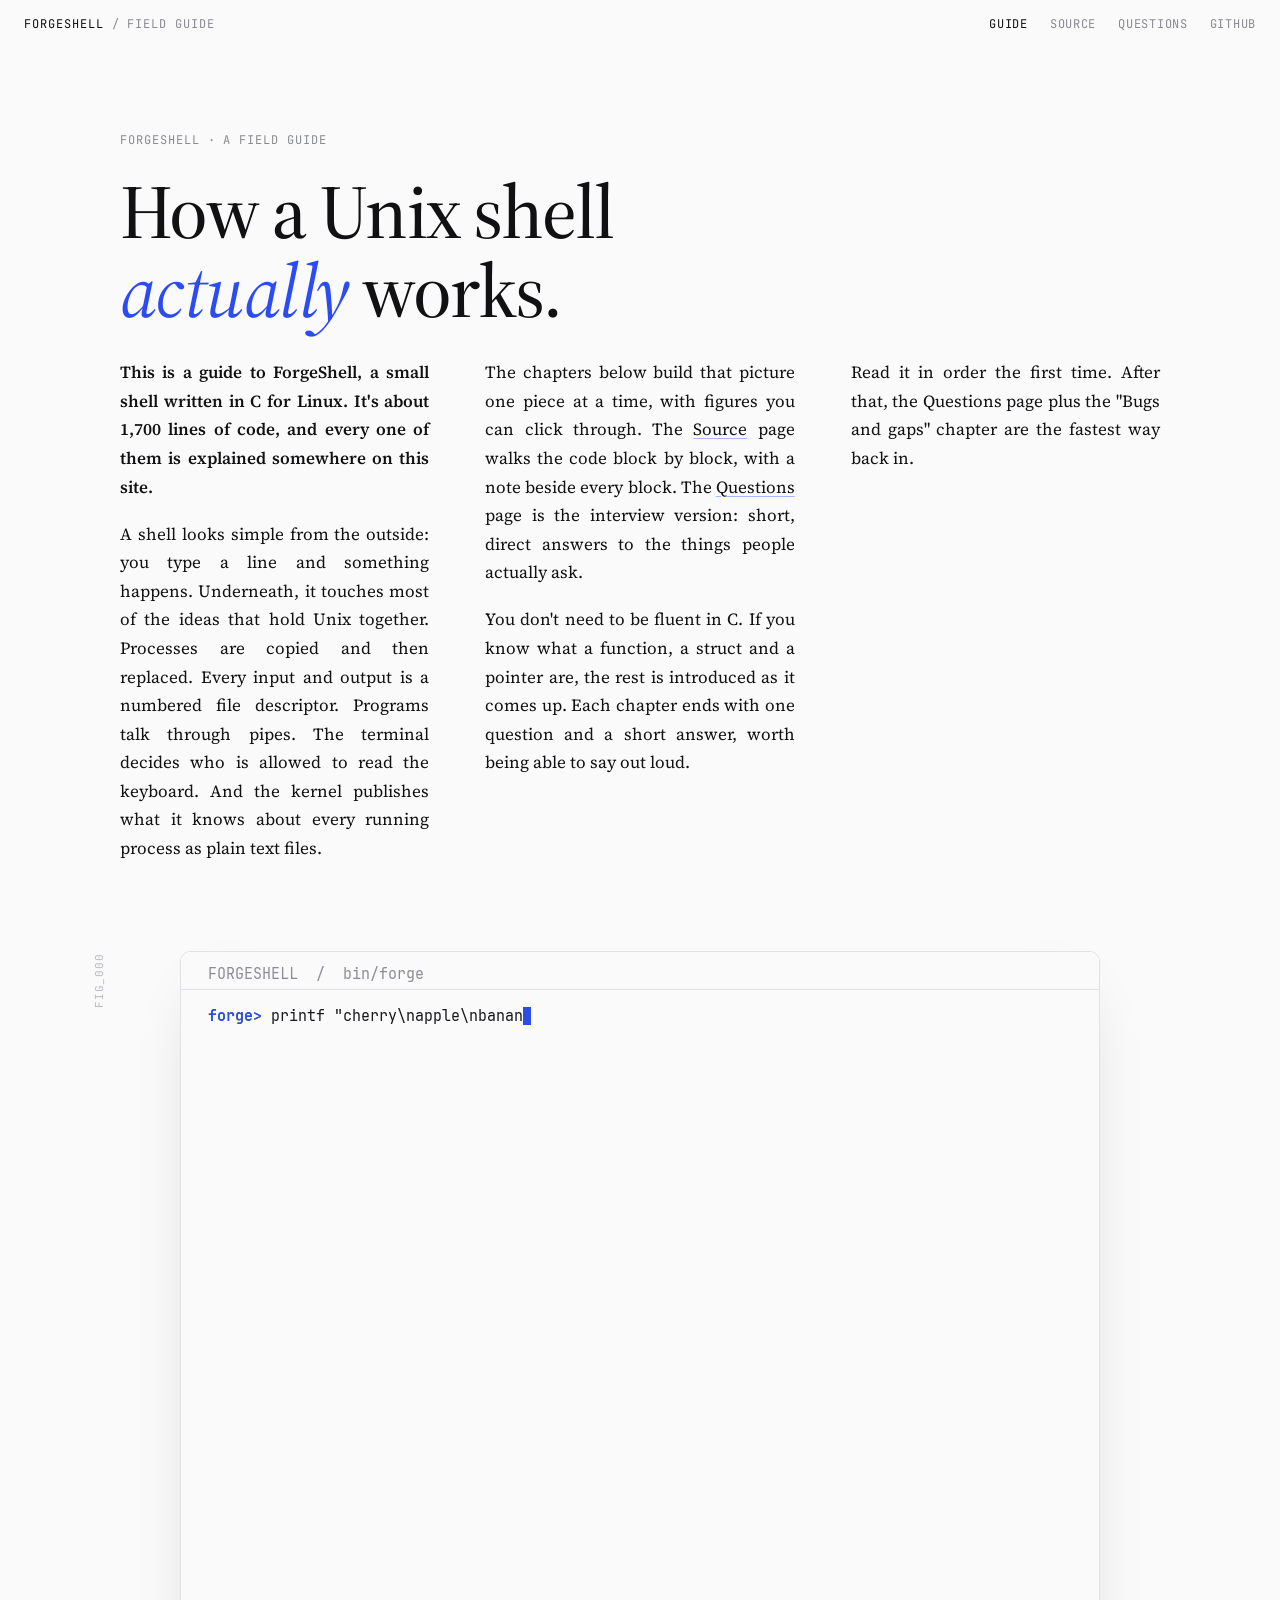
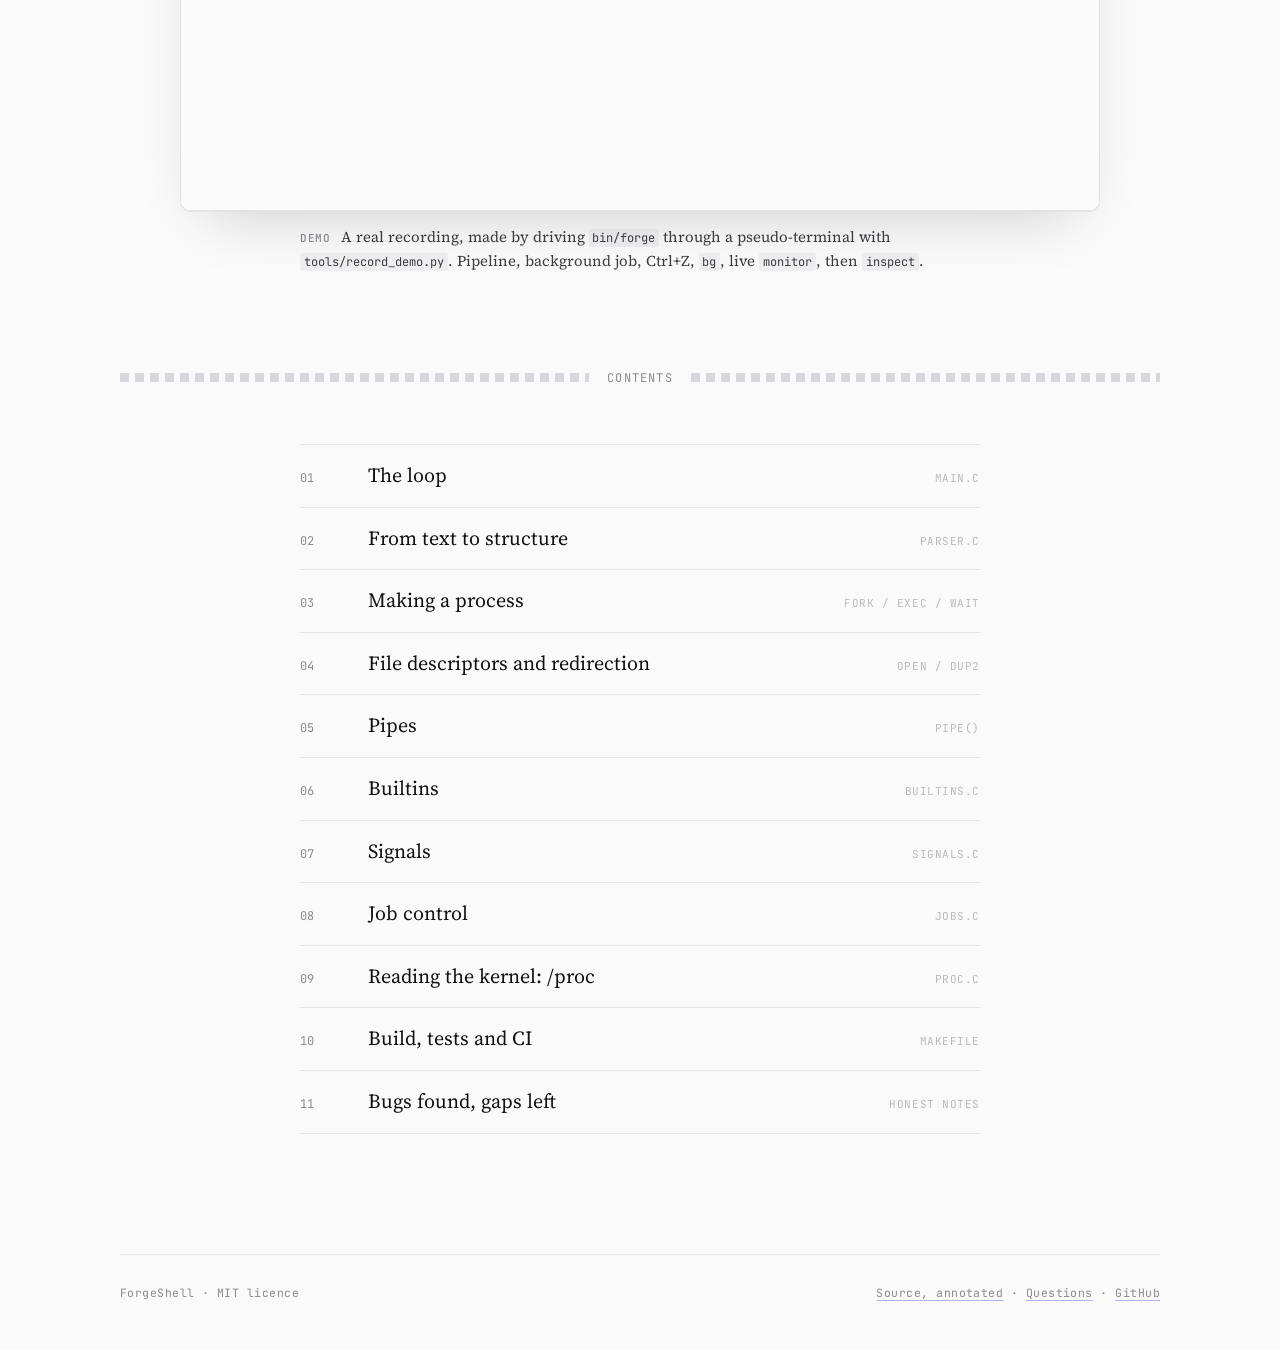
<file: docs/index.html>
<!doctype html>
<html lang="en">
<head>
<meta charset="utf-8">
<meta name="viewport" content="width=device-width, initial-scale=1, viewport-fit=cover">
<title>ForgeShell, explained</title>
<meta name="description" content="A field guide to ForgeShell, a Unix shell written in C: processes, file descriptors, pipes, signals, job control and /proc, with interactive figures.">
<link rel="preconnect" href="https://fonts.googleapis.com">
<link rel="preconnect" href="https://fonts.gstatic.com" crossorigin>
<link href="https://fonts.googleapis.com/css2?family=JetBrains+Mono:wght@400;500;600&family=Source+Serif+4:ital,opsz,wght@0,8..60,400;0,8..60,500;0,8..60,600;0,8..60,700;1,8..60,400;1,8..60,500&display=swap" rel="stylesheet">
<link rel="stylesheet" href="assets/style.css">
</head>
<body>

<header class="topbar">
  <a class="brand" href="index.html">ForgeShell <span>/ field guide</span></a>
  <nav class="nav">
    <a href="index.html" aria-current="page">Guide</a>
    <a href="source.html">Source</a>
    <a href="questions.html">Questions</a>
    <a href="https://github.com/JeyaVardhan-L/ForgeShell">GitHub</a>
  </nav>
</header>

<main class="page">

<section class="cover wide">
  <p class="eyebrow">ForgeShell &middot; a field guide</p>
  <h1>How a Unix shell <em>actually</em> works.</h1>
  <div class="columns">
    <p>This is a guide to ForgeShell, a small shell written in C for Linux. It's about 1,700 lines of code, and every one of them is explained somewhere on this site.</p>
    <p>A shell looks simple from the outside: you type a line and something happens. Underneath, it touches most of the ideas that hold Unix together. Processes are copied and then replaced. Every input and output is a numbered file descriptor. Programs talk through pipes. The terminal decides who is allowed to read the keyboard. And the kernel publishes what it knows about every running process as plain text files.</p>
    <p>The chapters below build that picture one piece at a time, with figures you can click through. The <a href="source.html">Source</a> page walks the code block by block, with a note beside every block. The <a href="questions.html">Questions</a> page is the interview version: short, direct answers to the things people actually ask.</p>
    <p>You don't need to be fluent in C. If you know what a function, a struct and a pointer are, the rest is introduced as it comes up. Each chapter ends with one question and a short answer, worth being able to say out loud.</p>
    <p>Read it in order the first time. After that, the Questions page plus the "Bugs and gaps" chapter are the fastest way back in.</p>
  </div>
</section>

<figure class="fig fig-demo">
  <span class="fig-label">FIG_000</span>
  <div class="fig-body"><img src="assets/demo.gif" width="920" height="860" alt="Recording of ForgeShell: a sort pipeline, a 300 MB background job, Ctrl+Z and bg on a CPU-bound job, monitor showing 100% CPU, and inspect showing 300 MB resident memory."></div>
  <figcaption><b>Demo</b> A real recording, made by driving <code>bin/forge</code> through a pseudo-terminal with <code>tools/record_demo.py</code>. Pipeline, background job, Ctrl+Z, <code>bg</code>, live <code>monitor</code>, then <code>inspect</code>.</figcaption>
</figure>

<div class="divider" id="contents">Contents</div>

<ol class="toc measure">
  <li><a href="loop.html"><span class="n">01</span><span class="t">The loop</span><span class="d">main.c</span></a></li>
  <li><a href="parser.html"><span class="n">02</span><span class="t">From text to structure</span><span class="d">parser.c</span></a></li>
  <li><a href="process.html"><span class="n">03</span><span class="t">Making a process</span><span class="d">fork / exec / wait</span></a></li>
  <li><a href="fds.html"><span class="n">04</span><span class="t">File descriptors and redirection</span><span class="d">open / dup2</span></a></li>
  <li><a href="pipes.html"><span class="n">05</span><span class="t">Pipes</span><span class="d">pipe()</span></a></li>
  <li><a href="builtins.html"><span class="n">06</span><span class="t">Builtins</span><span class="d">builtins.c</span></a></li>
  <li><a href="signals.html"><span class="n">07</span><span class="t">Signals</span><span class="d">signals.c</span></a></li>
  <li><a href="jobs.html"><span class="n">08</span><span class="t">Job control</span><span class="d">jobs.c</span></a></li>
  <li><a href="proc.html"><span class="n">09</span><span class="t">Reading the kernel: /proc</span><span class="d">proc.c</span></a></li>
  <li><a href="build.html"><span class="n">10</span><span class="t">Build, tests and CI</span><span class="d">Makefile</span></a></li>
  <li><a href="gaps.html"><span class="n">11</span><span class="t">Bugs found, gaps left</span><span class="d">honest notes</span></a></li>
</ol>

<footer class="footer">
  <span>ForgeShell &middot; MIT licence</span>
  <span><a href="source.html">Source, annotated</a> &middot; <a href="questions.html">Questions</a> &middot; <a href="https://github.com/JeyaVardhan-L/ForgeShell">GitHub</a></span>
</footer>

</main>

<script>
/* Old links like index.html#pipes now live on their own pages. */
(function () { var ids = ["loop","parser","process","fds","pipes","builtins","signals","jobs","proc","build","gaps"]; var h = location.hash.slice(1);
  if (ids.indexOf(h) >= 0) location.replace(h + ".html"); })();
</script>
<script src="assets/site.js"></script>
<script src="assets/figures.js"></script>
</body>
</html>
</file>
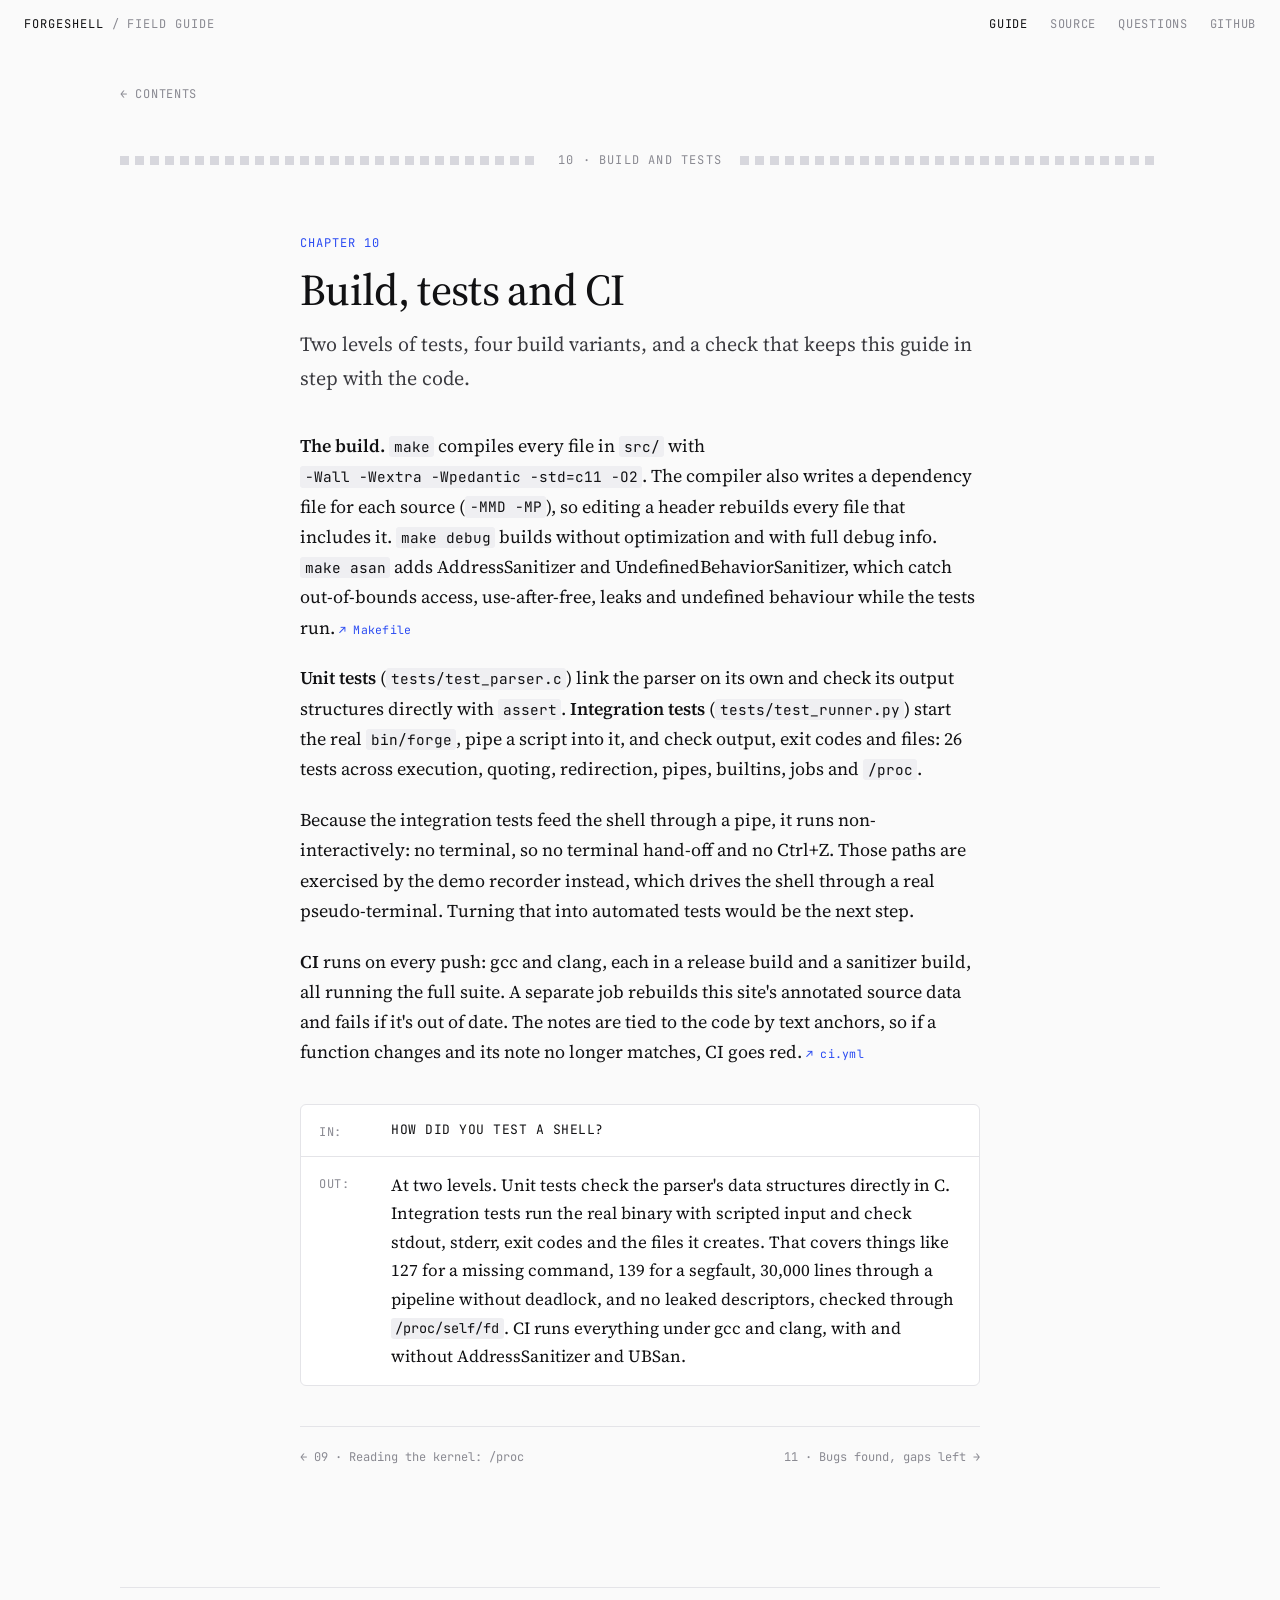
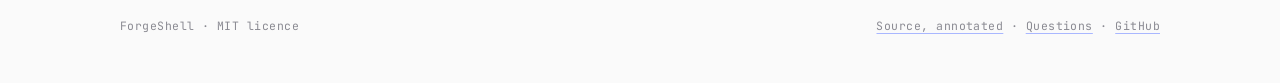
<file: docs/build.html>
<!doctype html>
<html lang="en">
<head>
<meta charset="utf-8">
<meta name="viewport" content="width=device-width, initial-scale=1, viewport-fit=cover">
<title>Build, tests and CI · ForgeShell, explained</title>
<meta name="description" content="A field guide to ForgeShell, a Unix shell written in C: processes, file descriptors, pipes, signals, job control and /proc, with interactive figures.">
<link rel="preconnect" href="https://fonts.googleapis.com">
<link rel="preconnect" href="https://fonts.gstatic.com" crossorigin>
<link href="https://fonts.googleapis.com/css2?family=JetBrains+Mono:wght@400;500;600&family=Source+Serif+4:ital,opsz,wght@0,8..60,400;0,8..60,500;0,8..60,600;0,8..60,700;1,8..60,400;1,8..60,500&display=swap" rel="stylesheet">
<link rel="stylesheet" href="assets/style.css">
</head>
<body>

<header class="topbar">
  <a class="brand" href="index.html">ForgeShell <span>/ field guide</span></a>
  <nav class="nav">
    <a href="index.html" aria-current="page">Guide</a>
    <a href="source.html">Source</a>
    <a href="questions.html">Questions</a>
    <a href="https://github.com/JeyaVardhan-L/ForgeShell">GitHub</a>
  </nav>
</header>

<main class="page">
<div class="backbar"><a class="backlink" href="index.html#contents">&larr; Contents</a></div>

<div class="divider">10 &middot; Build and tests</div>
<section class="chapter" id="build">
  <header class="chapter-head">
    <span class="num">CHAPTER 10</span>
    <h2>Build, tests and CI</h2>
    <p class="lede">Two levels of tests, four build variants, and a check that keeps this guide in step with the code.</p>
  </header>
  <div class="prose">
    <p><strong>The build.</strong> <code>make</code> compiles every file in <code>src/</code> with <code>-Wall -Wextra -Wpedantic -std=c11 -O2</code>. The compiler also writes a dependency file for each source (<code>-MMD -MP</code>), so editing a header rebuilds every file that includes it. <code>make debug</code> builds without optimization and with full debug info. <code>make asan</code> adds AddressSanitizer and UndefinedBehaviorSanitizer, which catch out-of-bounds access, use-after-free, leaks and undefined behaviour while the tests run. <a class="srclink" href="source.html#Makefile">Makefile</a></p>
    <p><strong>Unit tests</strong> (<code>tests/test_parser.c</code>) link the parser on its own and check its output structures directly with <code>assert</code>. <strong>Integration tests</strong> (<code>tests/test_runner.py</code>) start the real <code>bin/forge</code>, pipe a script into it, and check output, exit codes and files: 26 tests across execution, quoting, redirection, pipes, builtins, jobs and <code>/proc</code>.</p>
    <p>Because the integration tests feed the shell through a pipe, it runs non-interactively: no terminal, so no terminal hand-off and no Ctrl+Z. Those paths are exercised by the demo recorder instead, which drives the shell through a real pseudo-terminal. Turning that into automated tests would be the next step.</p>
    <p><strong>CI</strong> runs on every push: gcc and clang, each in a release build and a sanitizer build, all running the full suite. A separate job rebuilds this site's annotated source data and fails if it's out of date. The notes are tied to the code by text anchors, so if a function changes and its note no longer matches, CI goes red. <a class="srclink" href="source.html#.github/workflows/ci.yml">ci.yml</a></p>
  </div>

  <div class="qa">
    <div class="row"><span class="lab">IN:</span><span class="q">How did you test a shell?</span></div>
    <div class="row"><span class="lab">OUT:</span><div class="a">
      <p>At two levels. Unit tests check the parser's data structures directly in C. Integration tests run the real binary with scripted input and check stdout, stderr, exit codes and the files it creates. That covers things like 127 for a missing command, 139 for a segfault, 30,000 lines through a pipeline without deadlock, and no leaked descriptors, checked through <code>/proc/self/fd</code>. CI runs everything under gcc and clang, with and without AddressSanitizer and UBSan.</p>
    </div></div>
  </div>
</section>

<nav class="pager measure"><a href="proc.html">&larr; 09 &middot; Reading the kernel: /proc</a><a href="gaps.html">11 &middot; Bugs found, gaps left &rarr;</a></nav>

<footer class="footer">
  <span>ForgeShell &middot; MIT licence</span>
  <span><a href="source.html">Source, annotated</a> &middot; <a href="questions.html">Questions</a> &middot; <a href="https://github.com/JeyaVardhan-L/ForgeShell">GitHub</a></span>
</footer>

</main>

<script src="assets/site.js"></script>
<script src="assets/figures.js"></script>
</body>
</html>
</file>
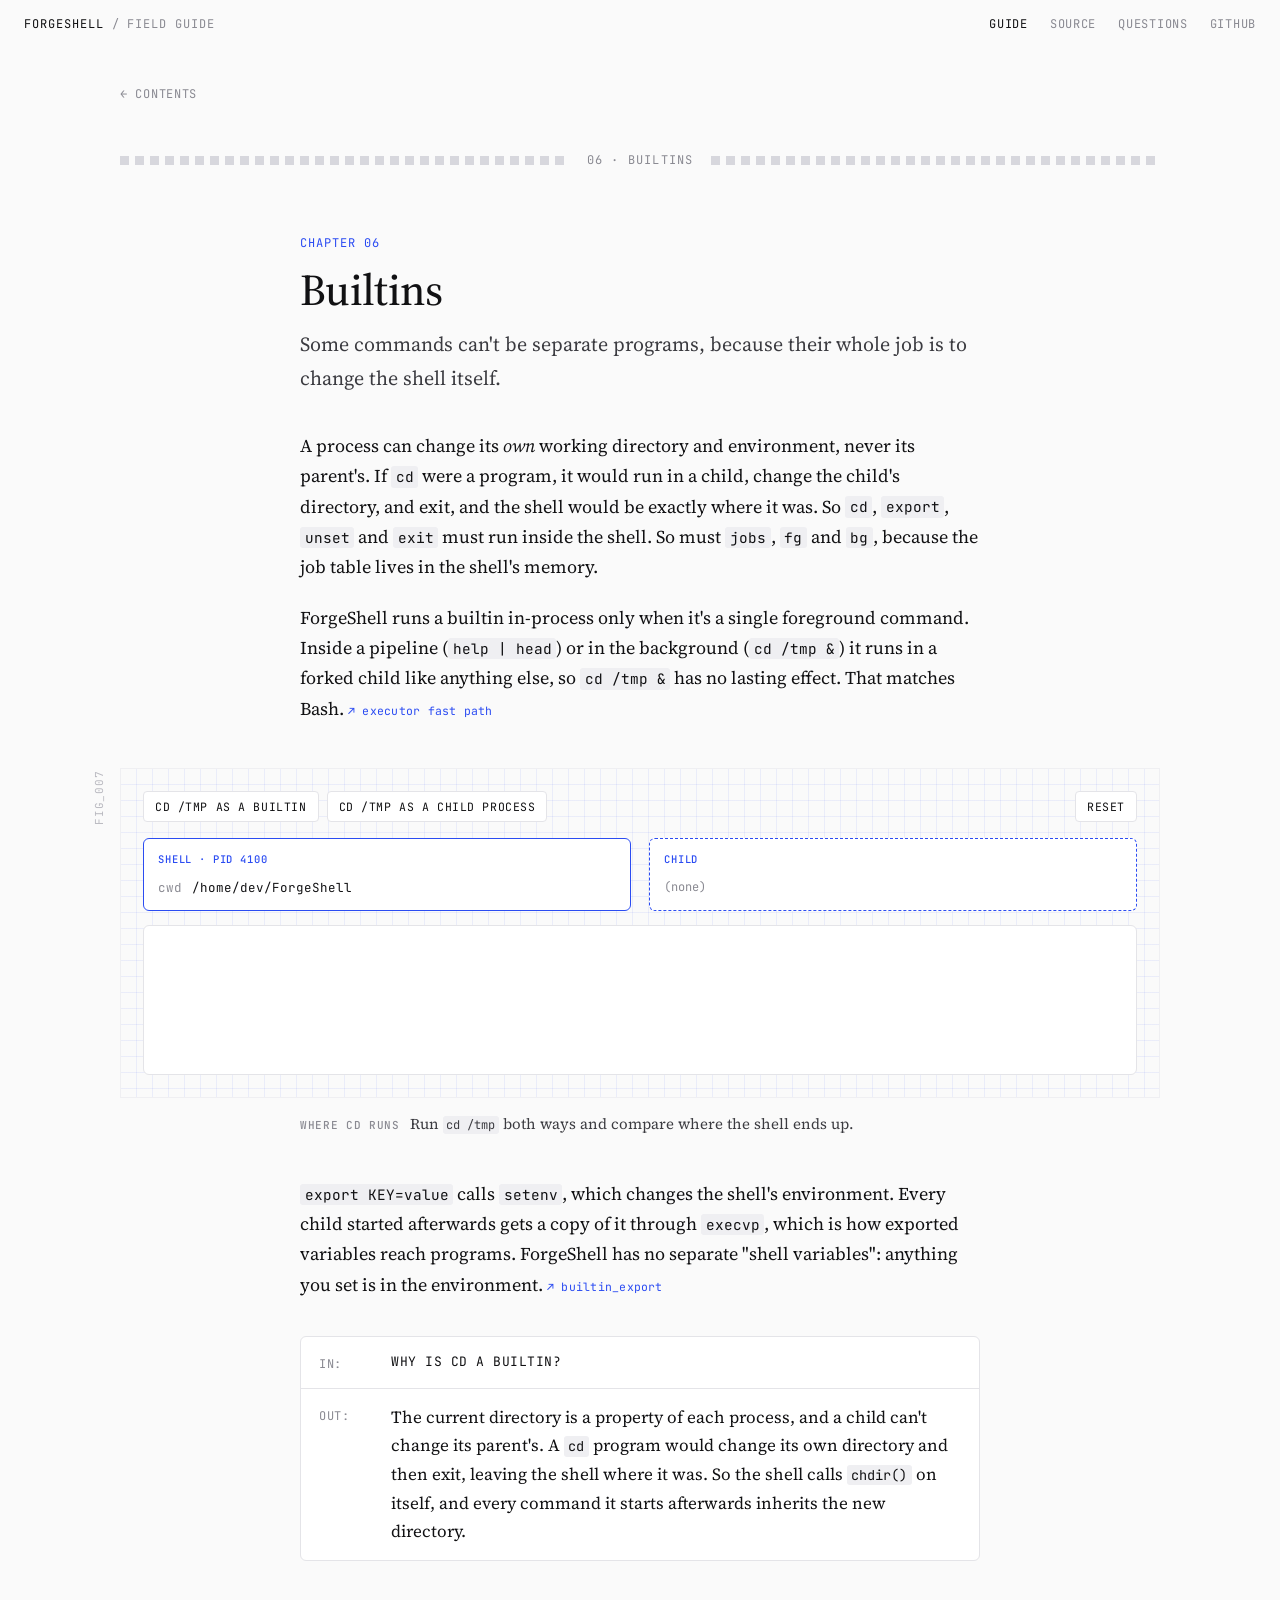
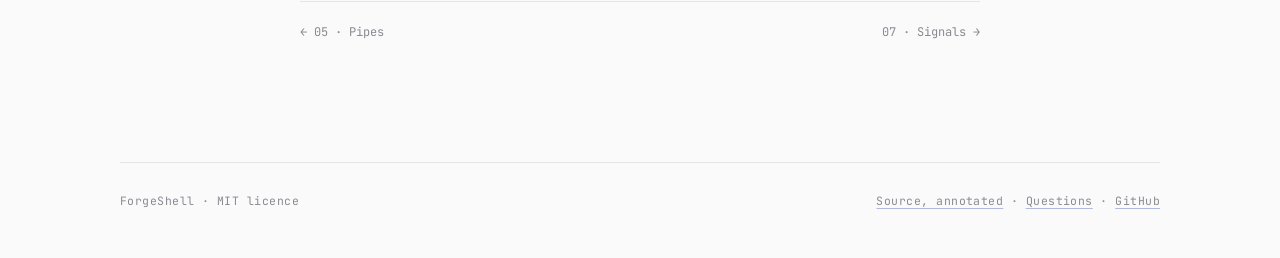
<file: docs/builtins.html>
<!doctype html>
<html lang="en">
<head>
<meta charset="utf-8">
<meta name="viewport" content="width=device-width, initial-scale=1, viewport-fit=cover">
<title>Builtins · ForgeShell, explained</title>
<meta name="description" content="A field guide to ForgeShell, a Unix shell written in C: processes, file descriptors, pipes, signals, job control and /proc, with interactive figures.">
<link rel="preconnect" href="https://fonts.googleapis.com">
<link rel="preconnect" href="https://fonts.gstatic.com" crossorigin>
<link href="https://fonts.googleapis.com/css2?family=JetBrains+Mono:wght@400;500;600&family=Source+Serif+4:ital,opsz,wght@0,8..60,400;0,8..60,500;0,8..60,600;0,8..60,700;1,8..60,400;1,8..60,500&display=swap" rel="stylesheet">
<link rel="stylesheet" href="assets/style.css">
</head>
<body>

<header class="topbar">
  <a class="brand" href="index.html">ForgeShell <span>/ field guide</span></a>
  <nav class="nav">
    <a href="index.html" aria-current="page">Guide</a>
    <a href="source.html">Source</a>
    <a href="questions.html">Questions</a>
    <a href="https://github.com/JeyaVardhan-L/ForgeShell">GitHub</a>
  </nav>
</header>

<main class="page">
<div class="backbar"><a class="backlink" href="index.html#contents">&larr; Contents</a></div>

<div class="divider">06 &middot; Builtins</div>
<section class="chapter" id="builtins">
  <header class="chapter-head">
    <span class="num">CHAPTER 06</span>
    <h2>Builtins</h2>
    <p class="lede">Some commands can't be separate programs, because their whole job is to change the shell itself.</p>
  </header>
  <div class="prose">
    <p>A process can change its <em>own</em> working directory and environment, never its parent's. If <code>cd</code> were a program, it would run in a child, change the child's directory, and exit, and the shell would be exactly where it was. So <code>cd</code>, <code>export</code>, <code>unset</code> and <code>exit</code> must run inside the shell. So must <code>jobs</code>, <code>fg</code> and <code>bg</code>, because the job table lives in the shell's memory.</p>
    <p>ForgeShell runs a builtin in-process only when it's a single foreground command. Inside a pipeline (<code>help | head</code>) or in the background (<code>cd /tmp &amp;</code>) it runs in a forked child like anything else, so <code>cd /tmp &amp;</code> has no lasting effect. That matches Bash. <a class="srclink" href="source.html#src/executor.c@/* If it's a single command and it's a builtin">executor fast path</a></p>
  </div>

  <figure class="fig" data-fig="builtin">
    <span class="fig-label">FIG_007</span>
    <div class="fig-body"></div>
    <figcaption><b>Where cd runs</b> Run <code>cd /tmp</code> both ways and compare where the shell ends up.</figcaption>
  </figure>

  <div class="prose">
    <p><code>export KEY=value</code> calls <code>setenv</code>, which changes the shell's environment. Every child started afterwards gets a copy of it through <code>execvp</code>, which is how exported variables reach programs. ForgeShell has no separate "shell variables": anything you set is in the environment. <a class="srclink" href="source.html#src/builtins.c@int builtin_export">builtin_export</a></p>
  </div>

  <div class="qa">
    <div class="row"><span class="lab">IN:</span><span class="q">Why is cd a builtin?</span></div>
    <div class="row"><span class="lab">OUT:</span><div class="a">
      <p>The current directory is a property of each process, and a child can't change its parent's. A <code>cd</code> program would change its own directory and then exit, leaving the shell where it was. So the shell calls <code>chdir()</code> on itself, and every command it starts afterwards inherits the new directory.</p>
    </div></div>
  </div>
</section>

<nav class="pager measure"><a href="pipes.html">&larr; 05 &middot; Pipes</a><a href="signals.html">07 &middot; Signals &rarr;</a></nav>

<footer class="footer">
  <span>ForgeShell &middot; MIT licence</span>
  <span><a href="source.html">Source, annotated</a> &middot; <a href="questions.html">Questions</a> &middot; <a href="https://github.com/JeyaVardhan-L/ForgeShell">GitHub</a></span>
</footer>

</main>

<script src="assets/site.js"></script>
<script src="assets/figures.js"></script>
</body>
</html>
</file>
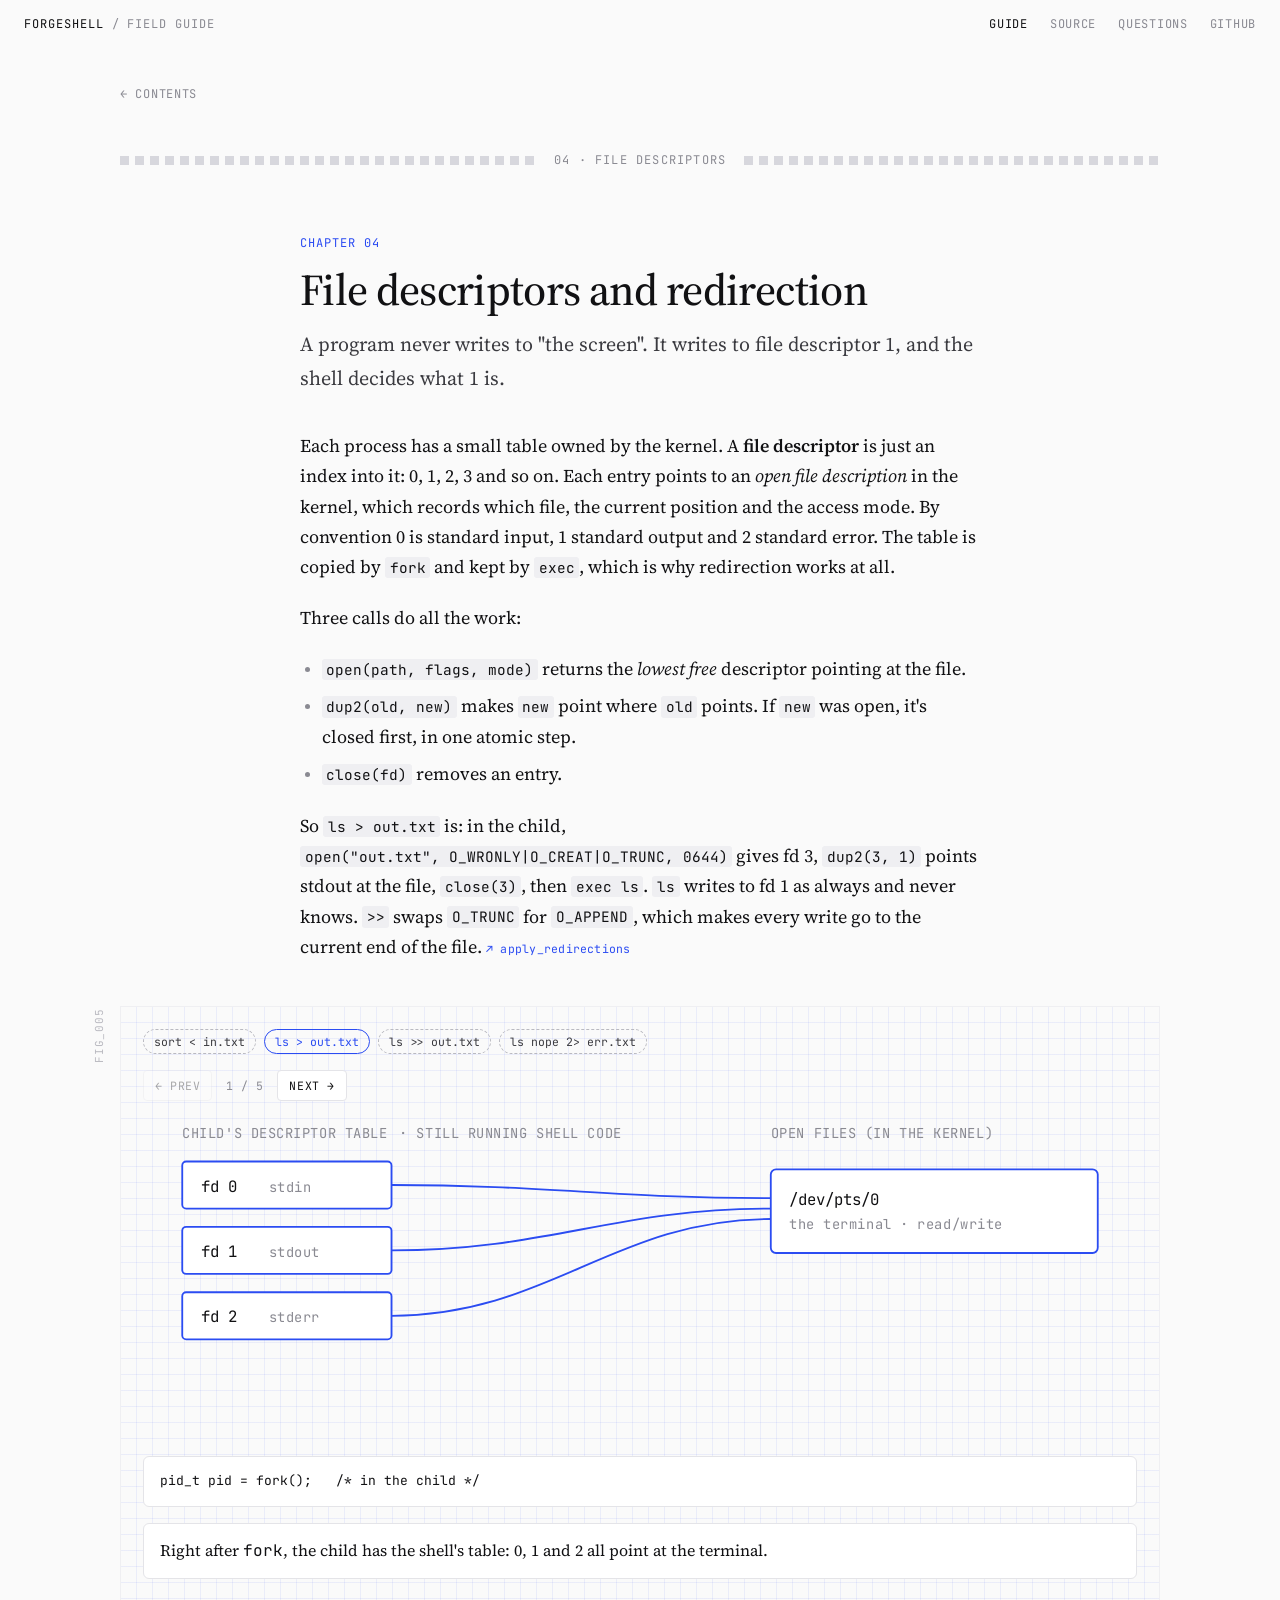
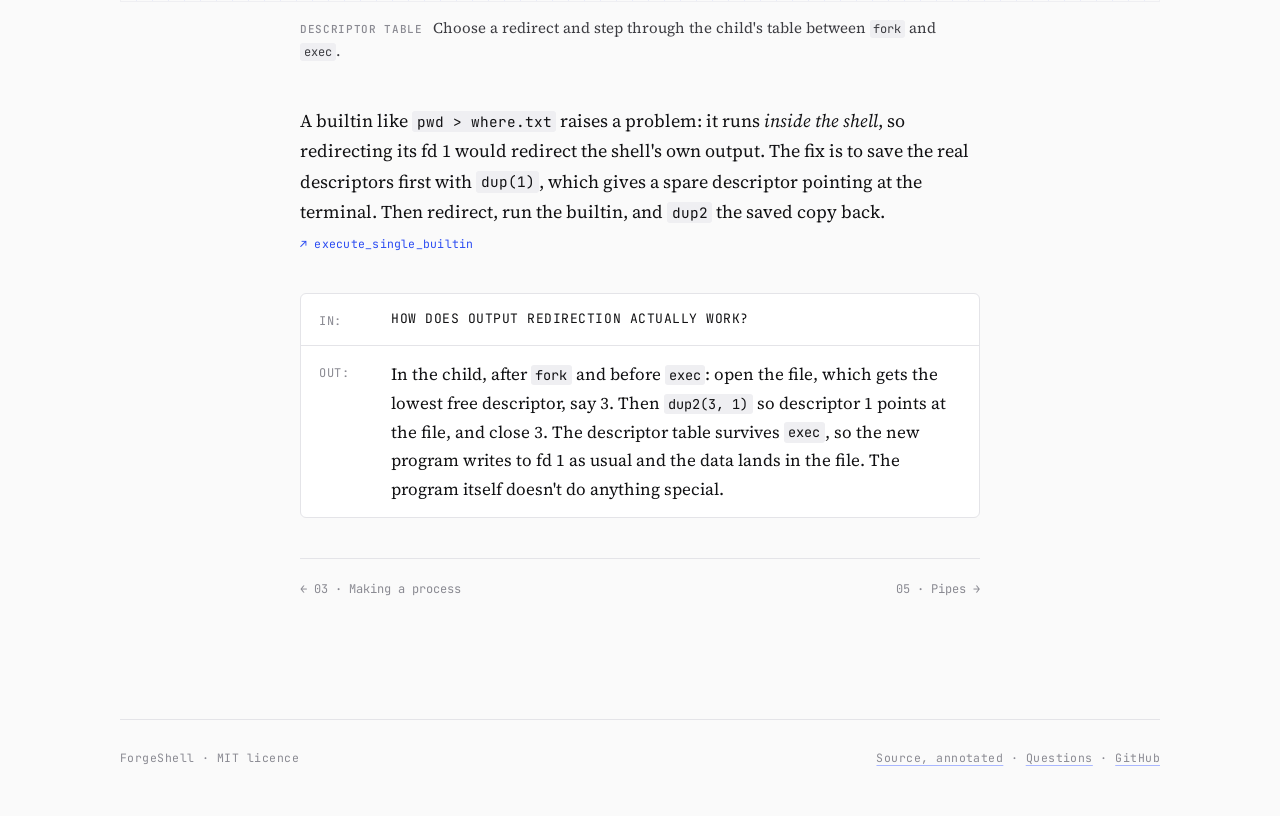
<file: docs/fds.html>
<!doctype html>
<html lang="en">
<head>
<meta charset="utf-8">
<meta name="viewport" content="width=device-width, initial-scale=1, viewport-fit=cover">
<title>File descriptors and redirection · ForgeShell, explained</title>
<meta name="description" content="A field guide to ForgeShell, a Unix shell written in C: processes, file descriptors, pipes, signals, job control and /proc, with interactive figures.">
<link rel="preconnect" href="https://fonts.googleapis.com">
<link rel="preconnect" href="https://fonts.gstatic.com" crossorigin>
<link href="https://fonts.googleapis.com/css2?family=JetBrains+Mono:wght@400;500;600&family=Source+Serif+4:ital,opsz,wght@0,8..60,400;0,8..60,500;0,8..60,600;0,8..60,700;1,8..60,400;1,8..60,500&display=swap" rel="stylesheet">
<link rel="stylesheet" href="assets/style.css">
</head>
<body>

<header class="topbar">
  <a class="brand" href="index.html">ForgeShell <span>/ field guide</span></a>
  <nav class="nav">
    <a href="index.html" aria-current="page">Guide</a>
    <a href="source.html">Source</a>
    <a href="questions.html">Questions</a>
    <a href="https://github.com/JeyaVardhan-L/ForgeShell">GitHub</a>
  </nav>
</header>

<main class="page">
<div class="backbar"><a class="backlink" href="index.html#contents">&larr; Contents</a></div>

<div class="divider">04 &middot; File descriptors</div>
<section class="chapter" id="fds">
  <header class="chapter-head">
    <span class="num">CHAPTER 04</span>
    <h2>File descriptors and redirection</h2>
    <p class="lede">A program never writes to "the screen". It writes to file descriptor 1, and the shell decides what 1 is.</p>
  </header>
  <div class="prose">
    <p>Each process has a small table owned by the kernel. A <strong>file descriptor</strong> is just an index into it: 0, 1, 2, 3 and so on. Each entry points to an <em>open file description</em> in the kernel, which records which file, the current position and the access mode. By convention 0 is standard input, 1 standard output and 2 standard error. The table is copied by <code>fork</code> and kept by <code>exec</code>, which is why redirection works at all.</p>
    <p>Three calls do all the work:</p>
    <ul>
      <li><code>open(path, flags, mode)</code> returns the <em>lowest free</em> descriptor pointing at the file.</li>
      <li><code>dup2(old, new)</code> makes <code>new</code> point where <code>old</code> points. If <code>new</code> was open, it's closed first, in one atomic step.</li>
      <li><code>close(fd)</code> removes an entry.</li>
    </ul>
    <p>So <code>ls &gt; out.txt</code> is: in the child, <code>open("out.txt", O_WRONLY|O_CREAT|O_TRUNC, 0644)</code> gives fd 3, <code>dup2(3, 1)</code> points stdout at the file, <code>close(3)</code>, then <code>exec ls</code>. <code>ls</code> writes to fd 1 as always and never knows. <code>&gt;&gt;</code> swaps <code>O_TRUNC</code> for <code>O_APPEND</code>, which makes every write go to the current end of the file. <a class="srclink" href="source.html#src/executor.c@int apply_redirections">apply_redirections</a></p>
  </div>

  <figure class="fig" data-fig="fds">
    <span class="fig-label">FIG_005</span>
    <div class="fig-body"></div>
    <figcaption><b>Descriptor table</b> Choose a redirect and step through the child's table between <code>fork</code> and <code>exec</code>.</figcaption>
  </figure>

  <div class="prose">
    <p>A builtin like <code>pwd &gt; where.txt</code> raises a problem: it runs <em>inside the shell</em>, so redirecting its fd 1 would redirect the shell's own output. The fix is to save the real descriptors first with <code>dup(1)</code>, which gives a spare descriptor pointing at the terminal. Then redirect, run the builtin, and <code>dup2</code> the saved copy back. <a class="srclink" href="source.html#src/executor.c@static int execute_single_builtin">execute_single_builtin</a></p>
  </div>

  <div class="qa">
    <div class="row"><span class="lab">IN:</span><span class="q">How does output redirection actually work?</span></div>
    <div class="row"><span class="lab">OUT:</span><div class="a">
      <p>In the child, after <code>fork</code> and before <code>exec</code>: open the file, which gets the lowest free descriptor, say 3. Then <code>dup2(3, 1)</code> so descriptor 1 points at the file, and close 3. The descriptor table survives <code>exec</code>, so the new program writes to fd 1 as usual and the data lands in the file. The program itself doesn't do anything special.</p>
    </div></div>
  </div>
</section>

<nav class="pager measure"><a href="process.html">&larr; 03 &middot; Making a process</a><a href="pipes.html">05 &middot; Pipes &rarr;</a></nav>

<footer class="footer">
  <span>ForgeShell &middot; MIT licence</span>
  <span><a href="source.html">Source, annotated</a> &middot; <a href="questions.html">Questions</a> &middot; <a href="https://github.com/JeyaVardhan-L/ForgeShell">GitHub</a></span>
</footer>

</main>

<script src="assets/site.js"></script>
<script src="assets/figures.js"></script>
</body>
</html>
</file>
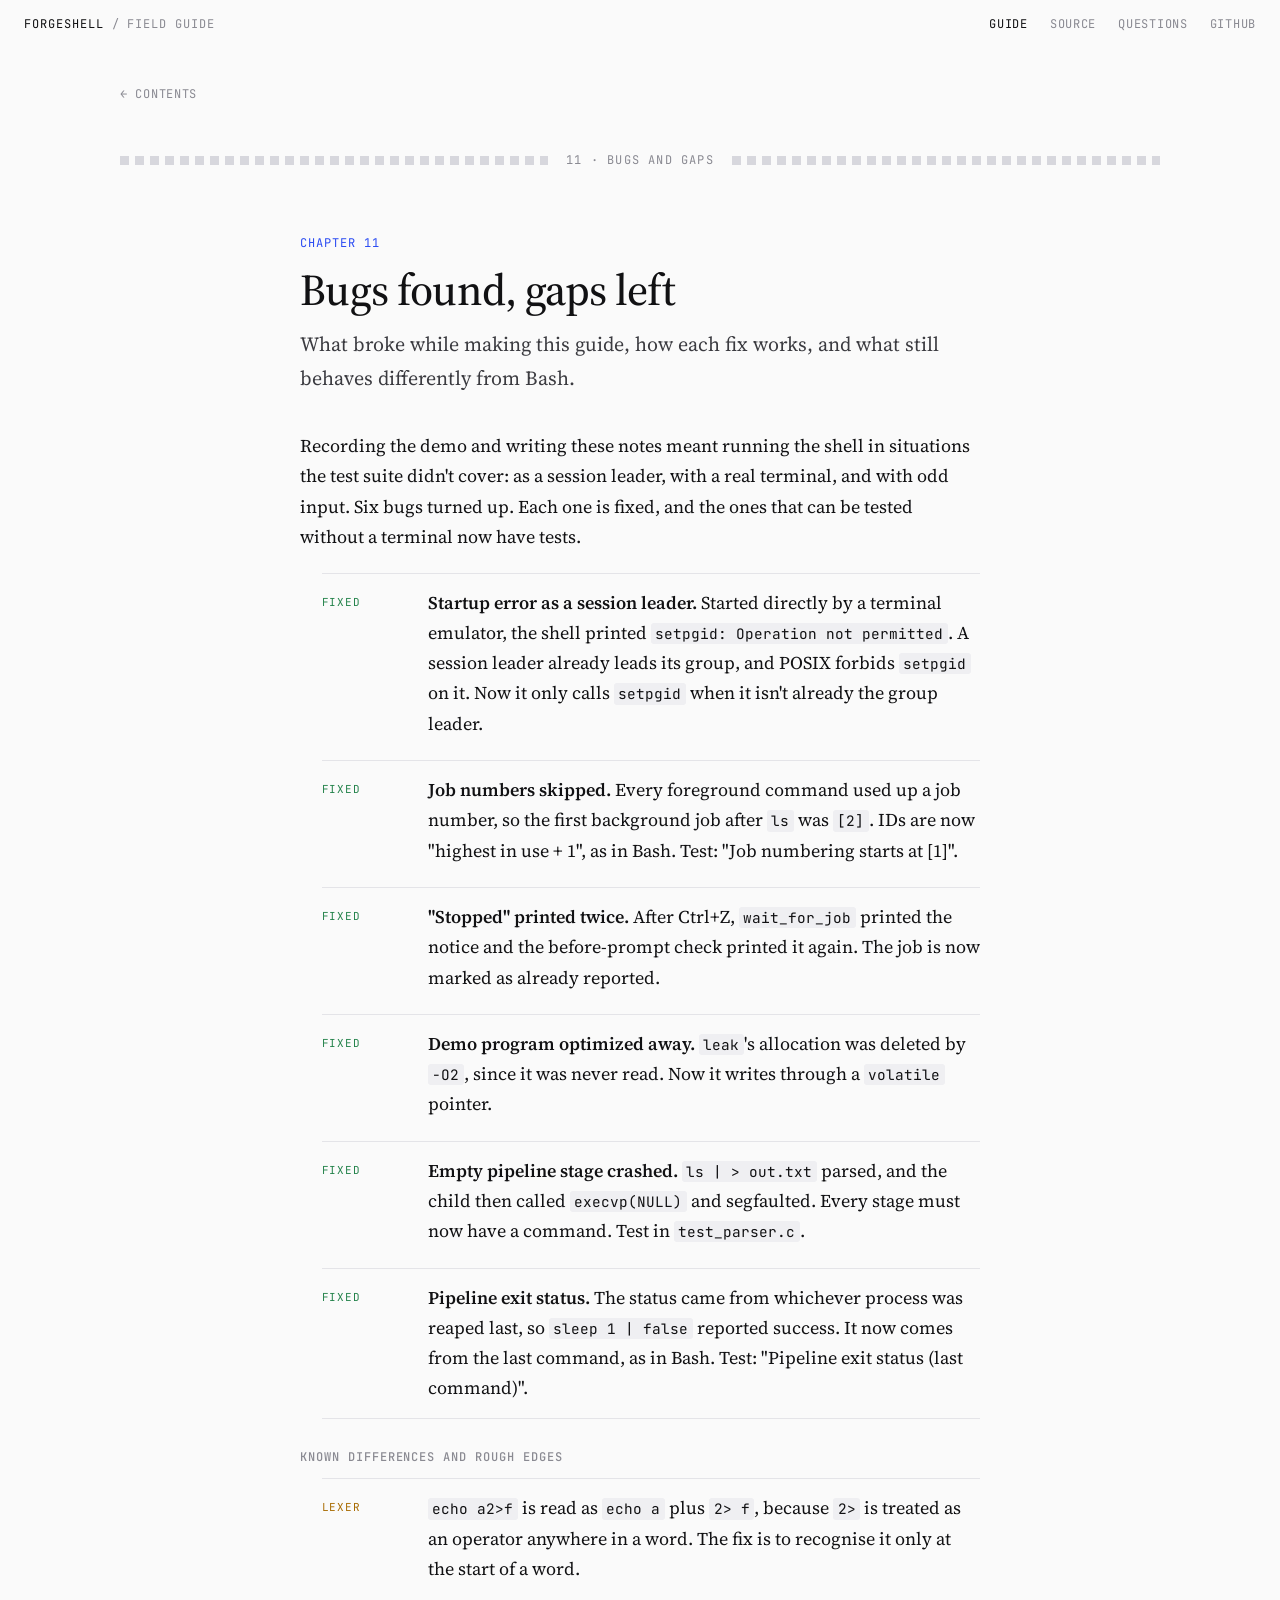
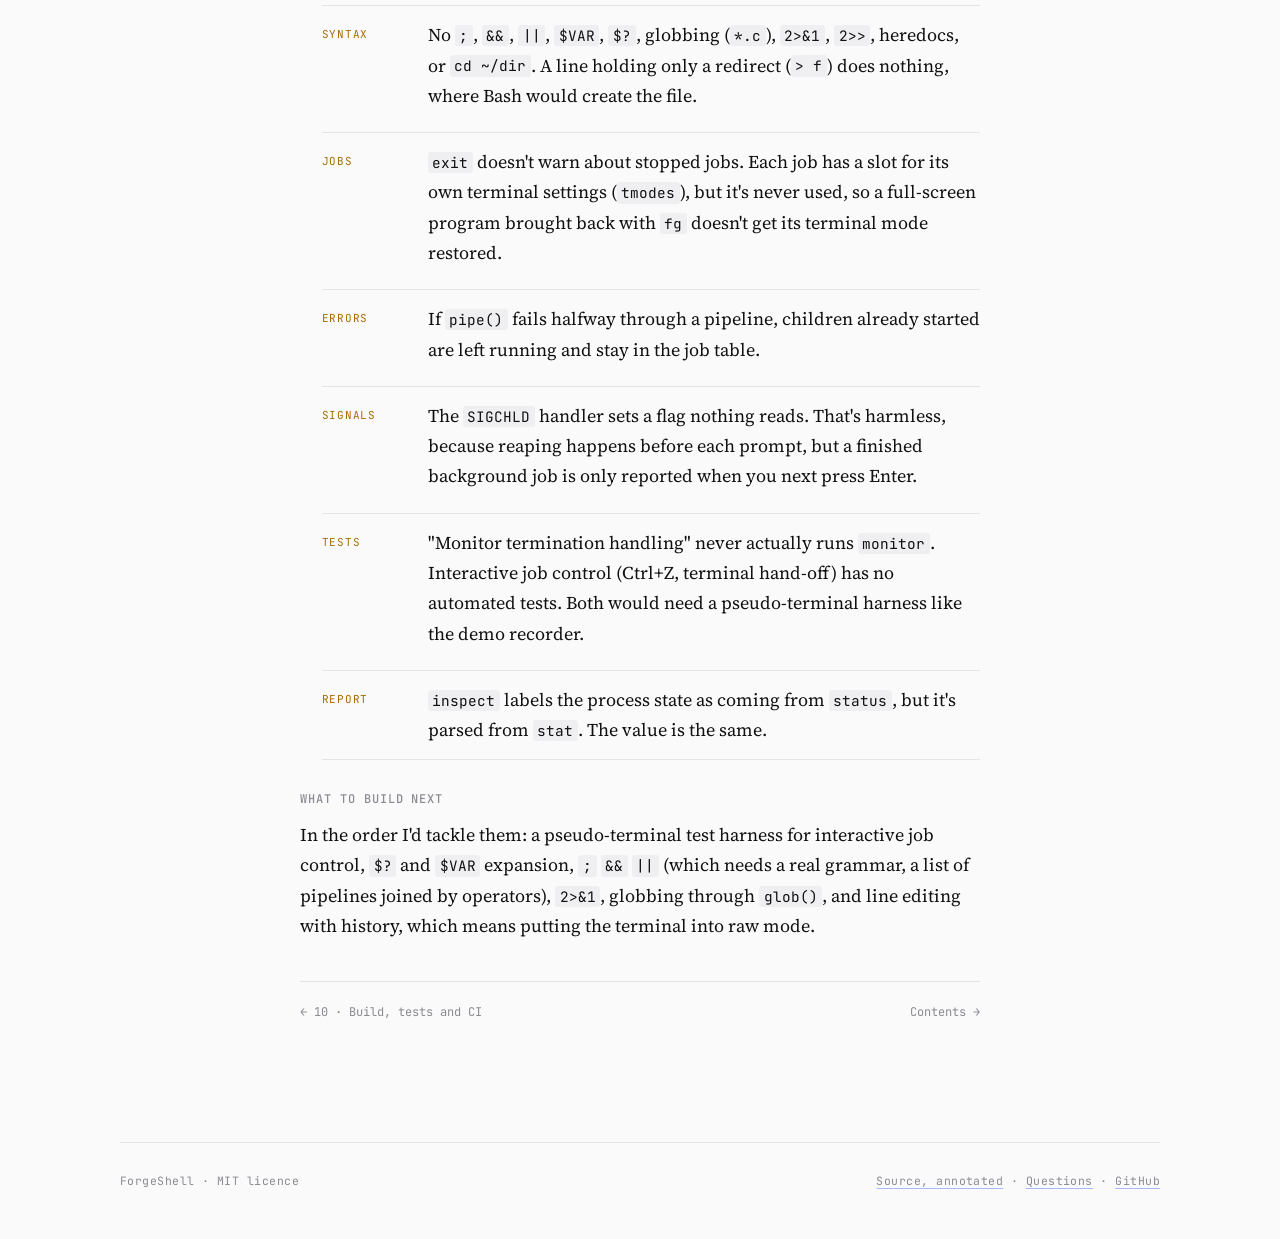
<file: docs/gaps.html>
<!doctype html>
<html lang="en">
<head>
<meta charset="utf-8">
<meta name="viewport" content="width=device-width, initial-scale=1, viewport-fit=cover">
<title>Bugs found, gaps left · ForgeShell, explained</title>
<meta name="description" content="A field guide to ForgeShell, a Unix shell written in C: processes, file descriptors, pipes, signals, job control and /proc, with interactive figures.">
<link rel="preconnect" href="https://fonts.googleapis.com">
<link rel="preconnect" href="https://fonts.gstatic.com" crossorigin>
<link href="https://fonts.googleapis.com/css2?family=JetBrains+Mono:wght@400;500;600&family=Source+Serif+4:ital,opsz,wght@0,8..60,400;0,8..60,500;0,8..60,600;0,8..60,700;1,8..60,400;1,8..60,500&display=swap" rel="stylesheet">
<link rel="stylesheet" href="assets/style.css">
</head>
<body>

<header class="topbar">
  <a class="brand" href="index.html">ForgeShell <span>/ field guide</span></a>
  <nav class="nav">
    <a href="index.html" aria-current="page">Guide</a>
    <a href="source.html">Source</a>
    <a href="questions.html">Questions</a>
    <a href="https://github.com/JeyaVardhan-L/ForgeShell">GitHub</a>
  </nav>
</header>

<main class="page">
<div class="backbar"><a class="backlink" href="index.html#contents">&larr; Contents</a></div>

<div class="divider">11 &middot; Bugs and gaps</div>
<section class="chapter" id="gaps">
  <header class="chapter-head">
    <span class="num">CHAPTER 11</span>
    <h2>Bugs found, gaps left</h2>
    <p class="lede">What broke while making this guide, how each fix works, and what still behaves differently from Bash.</p>
  </header>
  <div class="prose">
    <p>Recording the demo and writing these notes meant running the shell in situations the test suite didn't cover: as a session leader, with a real terminal, and with odd input. Six bugs turned up. Each one is fixed, and the ones that can be tested without a terminal now have tests.</p>

    <ul class="ledger">
      <li><span class="k fixed">fixed</span><div><p><strong>Startup error as a session leader.</strong> Started directly by a terminal emulator, the shell printed <code>setpgid: Operation not permitted</code>. A session leader already leads its group, and POSIX forbids <code>setpgid</code> on it. Now it only calls <code>setpgid</code> when it isn't already the group leader.</p></div></li>
      <li><span class="k fixed">fixed</span><div><p><strong>Job numbers skipped.</strong> Every foreground command used up a job number, so the first background job after <code>ls</code> was <code>[2]</code>. IDs are now "highest in use + 1", as in Bash. Test: "Job numbering starts at [1]".</p></div></li>
      <li><span class="k fixed">fixed</span><div><p><strong>"Stopped" printed twice.</strong> After Ctrl+Z, <code>wait_for_job</code> printed the notice and the before-prompt check printed it again. The job is now marked as already reported.</p></div></li>
      <li><span class="k fixed">fixed</span><div><p><strong>Demo program optimized away.</strong> <code>leak</code>'s allocation was deleted by <code>-O2</code>, since it was never read. Now it writes through a <code>volatile</code> pointer.</p></div></li>
      <li><span class="k fixed">fixed</span><div><p><strong>Empty pipeline stage crashed.</strong> <code>ls | &gt; out.txt</code> parsed, and the child then called <code>execvp(NULL)</code> and segfaulted. Every stage must now have a command. Test in <code>test_parser.c</code>.</p></div></li>
      <li><span class="k fixed">fixed</span><div><p><strong>Pipeline exit status.</strong> The status came from whichever process was reaped last, so <code>sleep 1 | false</code> reported success. It now comes from the last command, as in Bash. Test: "Pipeline exit status (last command)".</p></div></li>
    </ul>

    <h3>Known differences and rough edges</h3>
    <ul class="ledger">
      <li><span class="k gap">lexer</span><div><p><code>echo a2&gt;f</code> is read as <code>echo a</code> plus <code>2&gt; f</code>, because <code>2&gt;</code> is treated as an operator anywhere in a word. The fix is to recognise it only at the start of a word.</p></div></li>
      <li><span class="k gap">syntax</span><div><p>No <code>;</code>, <code>&amp;&amp;</code>, <code>||</code>, <code>$VAR</code>, <code>$?</code>, globbing (<code>*.c</code>), <code>2&gt;&amp;1</code>, <code>2&gt;&gt;</code>, heredocs, or <code>cd ~/dir</code>. A line holding only a redirect (<code>&gt; f</code>) does nothing, where Bash would create the file.</p></div></li>
      <li><span class="k gap">jobs</span><div><p><code>exit</code> doesn't warn about stopped jobs. Each job has a slot for its own terminal settings (<code>tmodes</code>), but it's never used, so a full-screen program brought back with <code>fg</code> doesn't get its terminal mode restored.</p></div></li>
      <li><span class="k gap">errors</span><div><p>If <code>pipe()</code> fails halfway through a pipeline, children already started are left running and stay in the job table.</p></div></li>
      <li><span class="k gap">signals</span><div><p>The <code>SIGCHLD</code> handler sets a flag nothing reads. That's harmless, because reaping happens before each prompt, but a finished background job is only reported when you next press Enter.</p></div></li>
      <li><span class="k gap">tests</span><div><p>"Monitor termination handling" never actually runs <code>monitor</code>. Interactive job control (Ctrl+Z, terminal hand-off) has no automated tests. Both would need a pseudo-terminal harness like the demo recorder.</p></div></li>
      <li><span class="k gap">report</span><div><p><code>inspect</code> labels the process state as coming from <code>status</code>, but it's parsed from <code>stat</code>. The value is the same.</p></div></li>
    </ul>

    <h3>What to build next</h3>
    <p>In the order I'd tackle them: a pseudo-terminal test harness for interactive job control, <code>$?</code> and <code>$VAR</code> expansion, <code>;</code> <code>&amp;&amp;</code> <code>||</code> (which needs a real grammar, a list of pipelines joined by operators), <code>2&gt;&amp;1</code>, globbing through <code>glob()</code>, and line editing with history, which means putting the terminal into raw mode.</p>
  </div>
</section>

<nav class="pager measure"><a href="build.html">&larr; 10 &middot; Build, tests and CI</a><a href="index.html">Contents &rarr;</a></nav>

<footer class="footer">
  <span>ForgeShell &middot; MIT licence</span>
  <span><a href="source.html">Source, annotated</a> &middot; <a href="questions.html">Questions</a> &middot; <a href="https://github.com/JeyaVardhan-L/ForgeShell">GitHub</a></span>
</footer>

</main>

<script src="assets/site.js"></script>
<script src="assets/figures.js"></script>
</body>
</html>
</file>
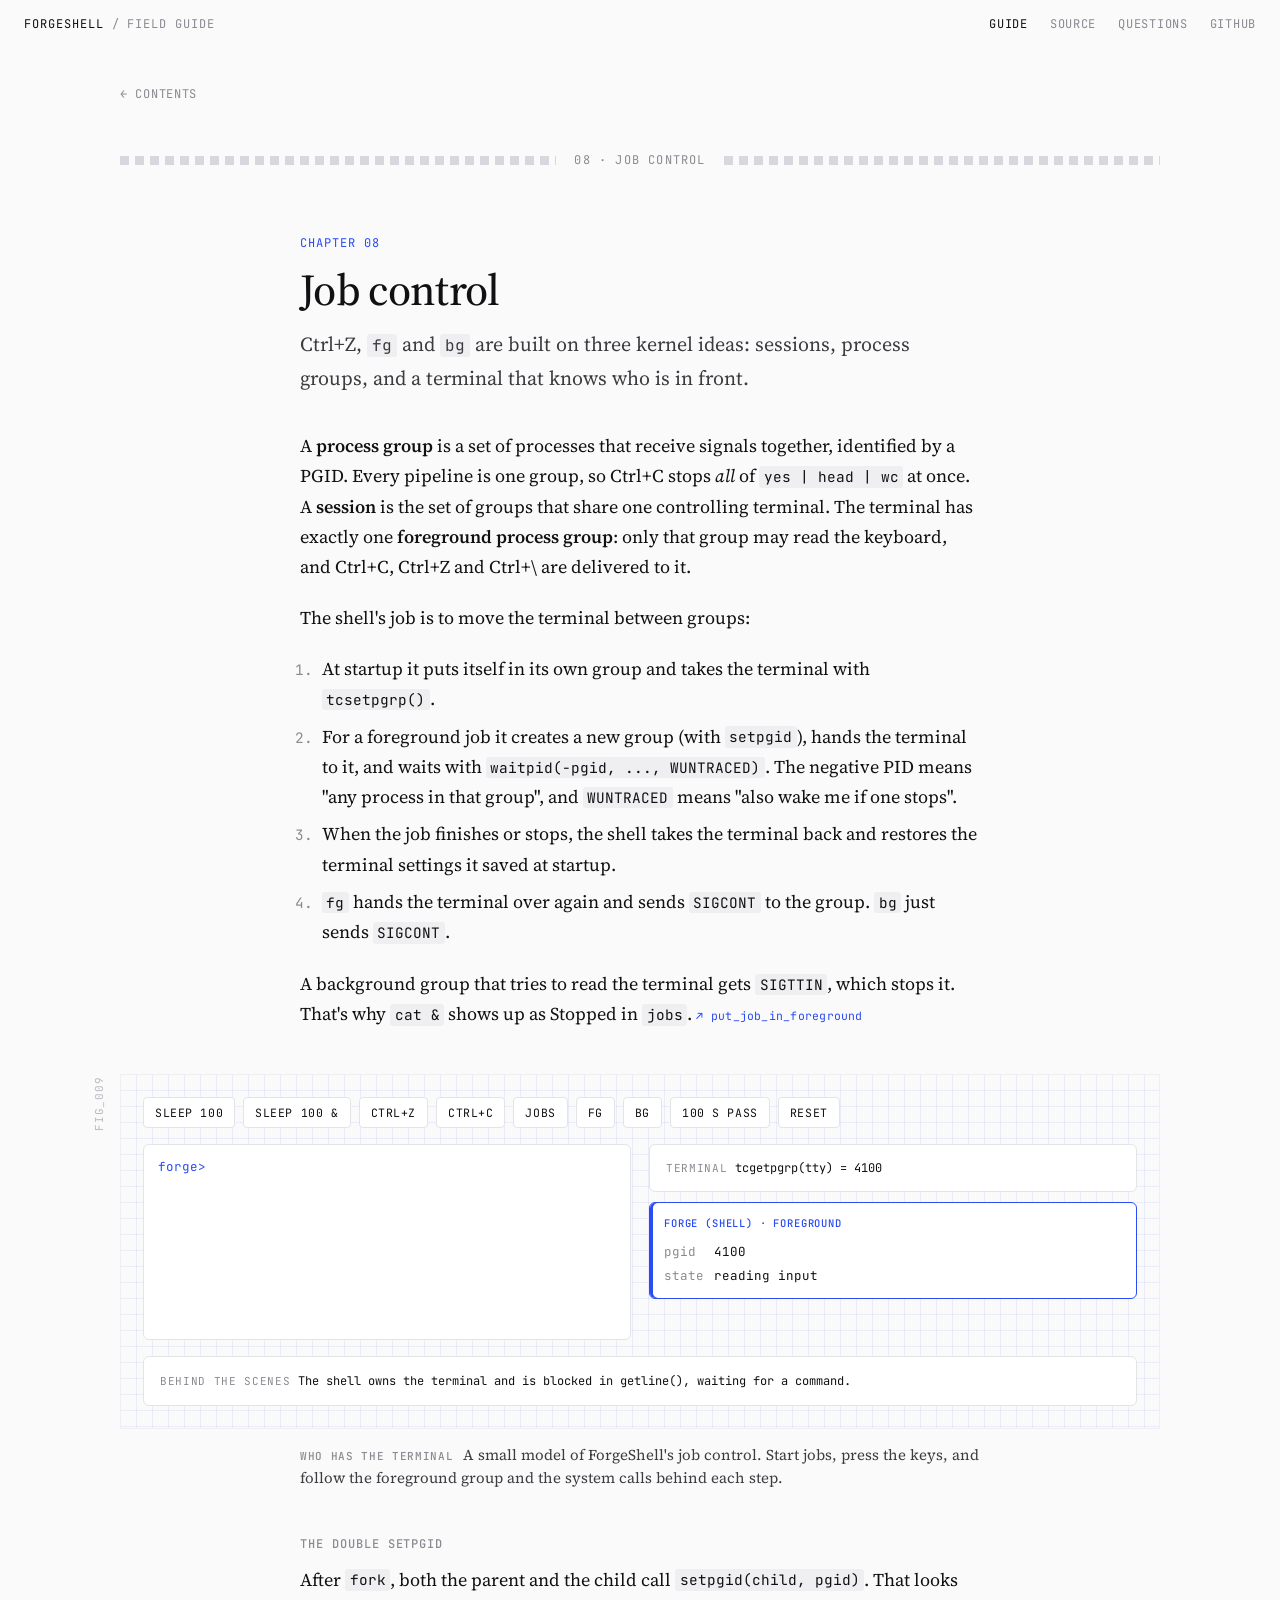
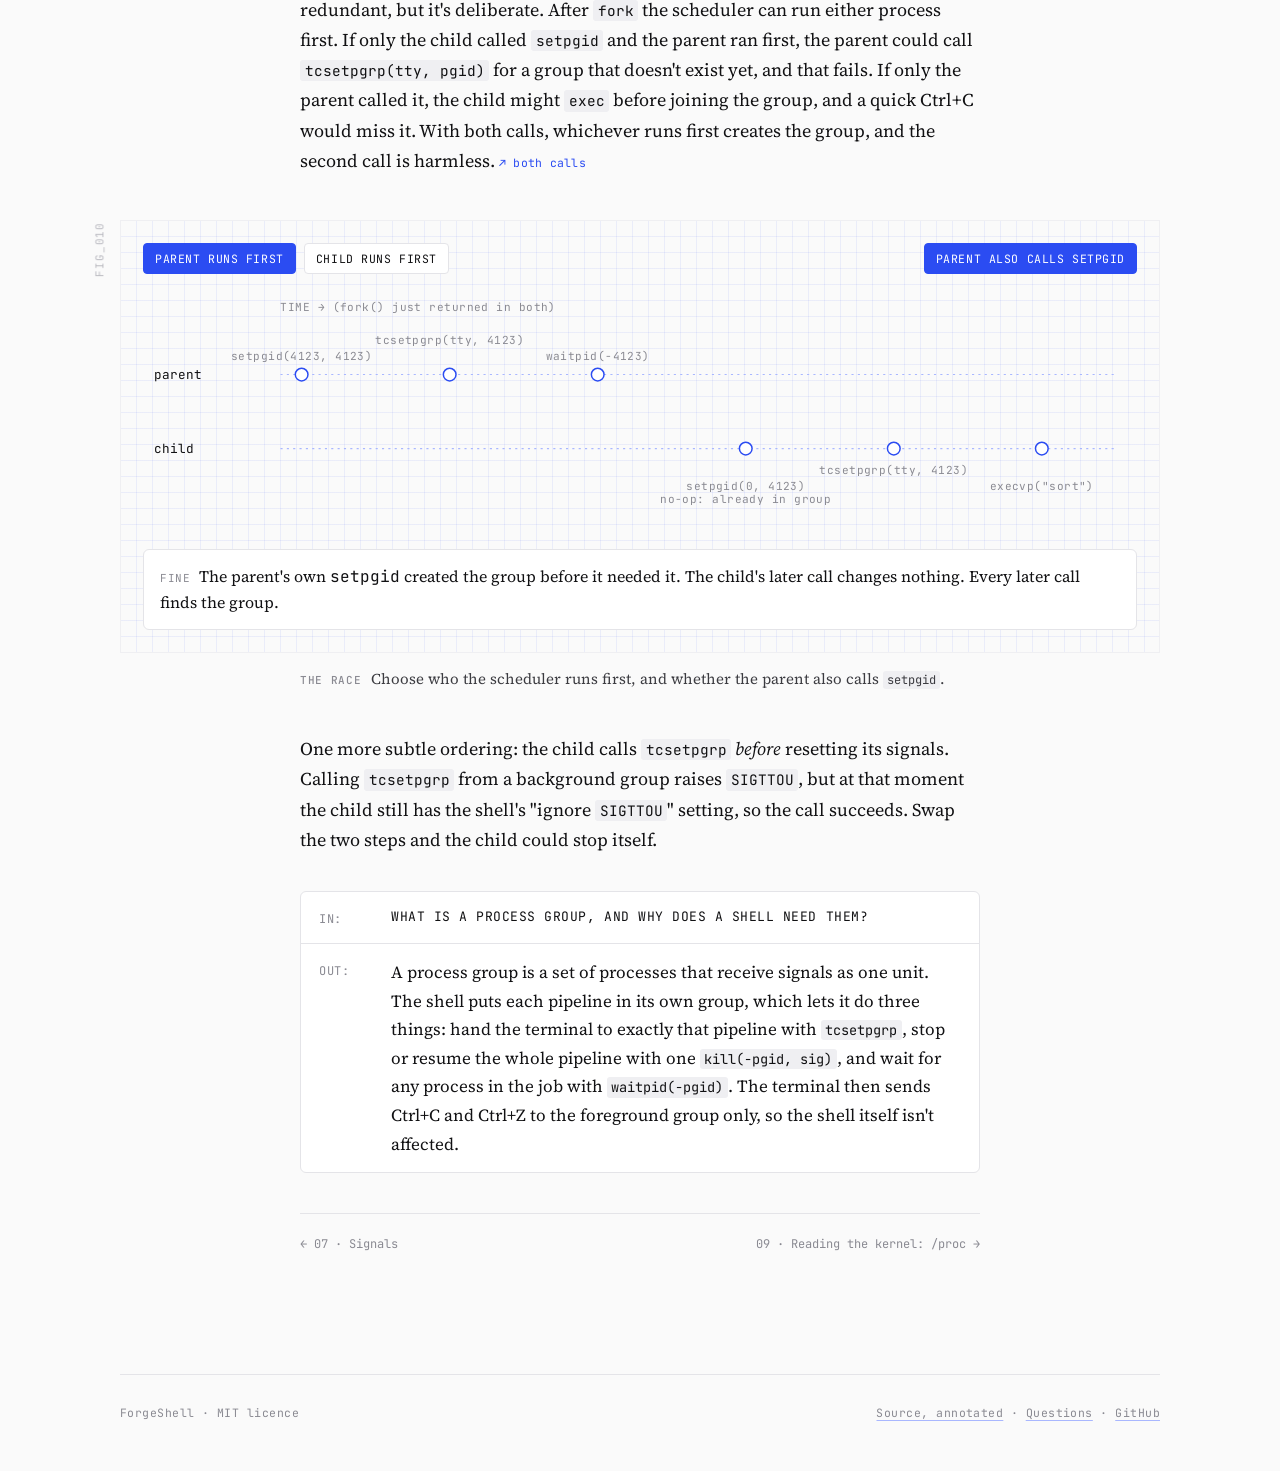
<file: docs/jobs.html>
<!doctype html>
<html lang="en">
<head>
<meta charset="utf-8">
<meta name="viewport" content="width=device-width, initial-scale=1, viewport-fit=cover">
<title>Job control · ForgeShell, explained</title>
<meta name="description" content="A field guide to ForgeShell, a Unix shell written in C: processes, file descriptors, pipes, signals, job control and /proc, with interactive figures.">
<link rel="preconnect" href="https://fonts.googleapis.com">
<link rel="preconnect" href="https://fonts.gstatic.com" crossorigin>
<link href="https://fonts.googleapis.com/css2?family=JetBrains+Mono:wght@400;500;600&family=Source+Serif+4:ital,opsz,wght@0,8..60,400;0,8..60,500;0,8..60,600;0,8..60,700;1,8..60,400;1,8..60,500&display=swap" rel="stylesheet">
<link rel="stylesheet" href="assets/style.css">
</head>
<body>

<header class="topbar">
  <a class="brand" href="index.html">ForgeShell <span>/ field guide</span></a>
  <nav class="nav">
    <a href="index.html" aria-current="page">Guide</a>
    <a href="source.html">Source</a>
    <a href="questions.html">Questions</a>
    <a href="https://github.com/JeyaVardhan-L/ForgeShell">GitHub</a>
  </nav>
</header>

<main class="page">
<div class="backbar"><a class="backlink" href="index.html#contents">&larr; Contents</a></div>

<div class="divider">08 &middot; Job control</div>
<section class="chapter" id="jobs">
  <header class="chapter-head">
    <span class="num">CHAPTER 08</span>
    <h2>Job control</h2>
    <p class="lede">Ctrl+Z, <code>fg</code> and <code>bg</code> are built on three kernel ideas: sessions, process groups, and a terminal that knows who is in front.</p>
  </header>
  <div class="prose">
    <p>A <strong>process group</strong> is a set of processes that receive signals together, identified by a PGID. Every pipeline is one group, so Ctrl+C stops <em>all</em> of <code>yes | head | wc</code> at once. A <strong>session</strong> is the set of groups that share one controlling terminal. The terminal has exactly one <strong>foreground process group</strong>: only that group may read the keyboard, and Ctrl+C, Ctrl+Z and Ctrl+\ are delivered to it.</p>
    <p>The shell's job is to move the terminal between groups:</p>
    <ol>
      <li>At startup it puts itself in its own group and takes the terminal with <code>tcsetpgrp()</code>.</li>
      <li>For a foreground job it creates a new group (with <code>setpgid</code>), hands the terminal to it, and waits with <code>waitpid(-pgid, ..., WUNTRACED)</code>. The negative PID means "any process in that group", and <code>WUNTRACED</code> means "also wake me if one stops".</li>
      <li>When the job finishes or stops, the shell takes the terminal back and restores the terminal settings it saved at startup.</li>
      <li><code>fg</code> hands the terminal over again and sends <code>SIGCONT</code> to the group. <code>bg</code> just sends <code>SIGCONT</code>.</li>
    </ol>
    <p>A background group that tries to read the terminal gets <code>SIGTTIN</code>, which stops it. That's why <code>cat &amp;</code> shows up as Stopped in <code>jobs</code>. <a class="srclink" href="source.html#src/jobs.c@int put_job_in_foreground">put_job_in_foreground</a></p>
  </div>

  <figure class="fig" data-fig="jobsim">
    <span class="fig-label">FIG_009</span>
    <div class="fig-body"></div>
    <figcaption><b>Who has the terminal</b> A small model of ForgeShell's job control. Start jobs, press the keys, and follow the foreground group and the system calls behind each step.</figcaption>
  </figure>

  <div class="prose">
    <h3>The double setpgid</h3>
    <p>After <code>fork</code>, both the parent and the child call <code>setpgid(child, pgid)</code>. That looks redundant, but it's deliberate. After <code>fork</code> the scheduler can run either process first. If only the child called <code>setpgid</code> and the parent ran first, the parent could call <code>tcsetpgrp(tty, pgid)</code> for a group that doesn't exist yet, and that fails. If only the parent called it, the child might <code>exec</code> before joining the group, and a quick Ctrl+C would miss it. With both calls, whichever runs first creates the group, and the second call is harmless. <a class="srclink" href="source.html#src/executor.c@/* Put child in job's process group */">both calls</a></p>
  </div>

  <figure class="fig" data-fig="race">
    <span class="fig-label">FIG_010</span>
    <div class="fig-body"></div>
    <figcaption><b>The race</b> Choose who the scheduler runs first, and whether the parent also calls <code>setpgid</code>.</figcaption>
  </figure>

  <div class="prose">
    <p>One more subtle ordering: the child calls <code>tcsetpgrp</code> <em>before</em> resetting its signals. Calling <code>tcsetpgrp</code> from a background group raises <code>SIGTTOU</code>, but at that moment the child still has the shell's "ignore <code>SIGTTOU</code>" setting, so the call succeeds. Swap the two steps and the child could stop itself.</p>
  </div>

  <div class="qa">
    <div class="row"><span class="lab">IN:</span><span class="q">What is a process group, and why does a shell need them?</span></div>
    <div class="row"><span class="lab">OUT:</span><div class="a">
      <p>A process group is a set of processes that receive signals as one unit. The shell puts each pipeline in its own group, which lets it do three things: hand the terminal to exactly that pipeline with <code>tcsetpgrp</code>, stop or resume the whole pipeline with one <code>kill(-pgid, sig)</code>, and wait for any process in the job with <code>waitpid(-pgid)</code>. The terminal then sends Ctrl+C and Ctrl+Z to the foreground group only, so the shell itself isn't affected.</p>
    </div></div>
  </div>
</section>

<nav class="pager measure"><a href="signals.html">&larr; 07 &middot; Signals</a><a href="proc.html">09 &middot; Reading the kernel: /proc &rarr;</a></nav>

<footer class="footer">
  <span>ForgeShell &middot; MIT licence</span>
  <span><a href="source.html">Source, annotated</a> &middot; <a href="questions.html">Questions</a> &middot; <a href="https://github.com/JeyaVardhan-L/ForgeShell">GitHub</a></span>
</footer>

</main>

<script src="assets/site.js"></script>
<script src="assets/figures.js"></script>
</body>
</html>
</file>
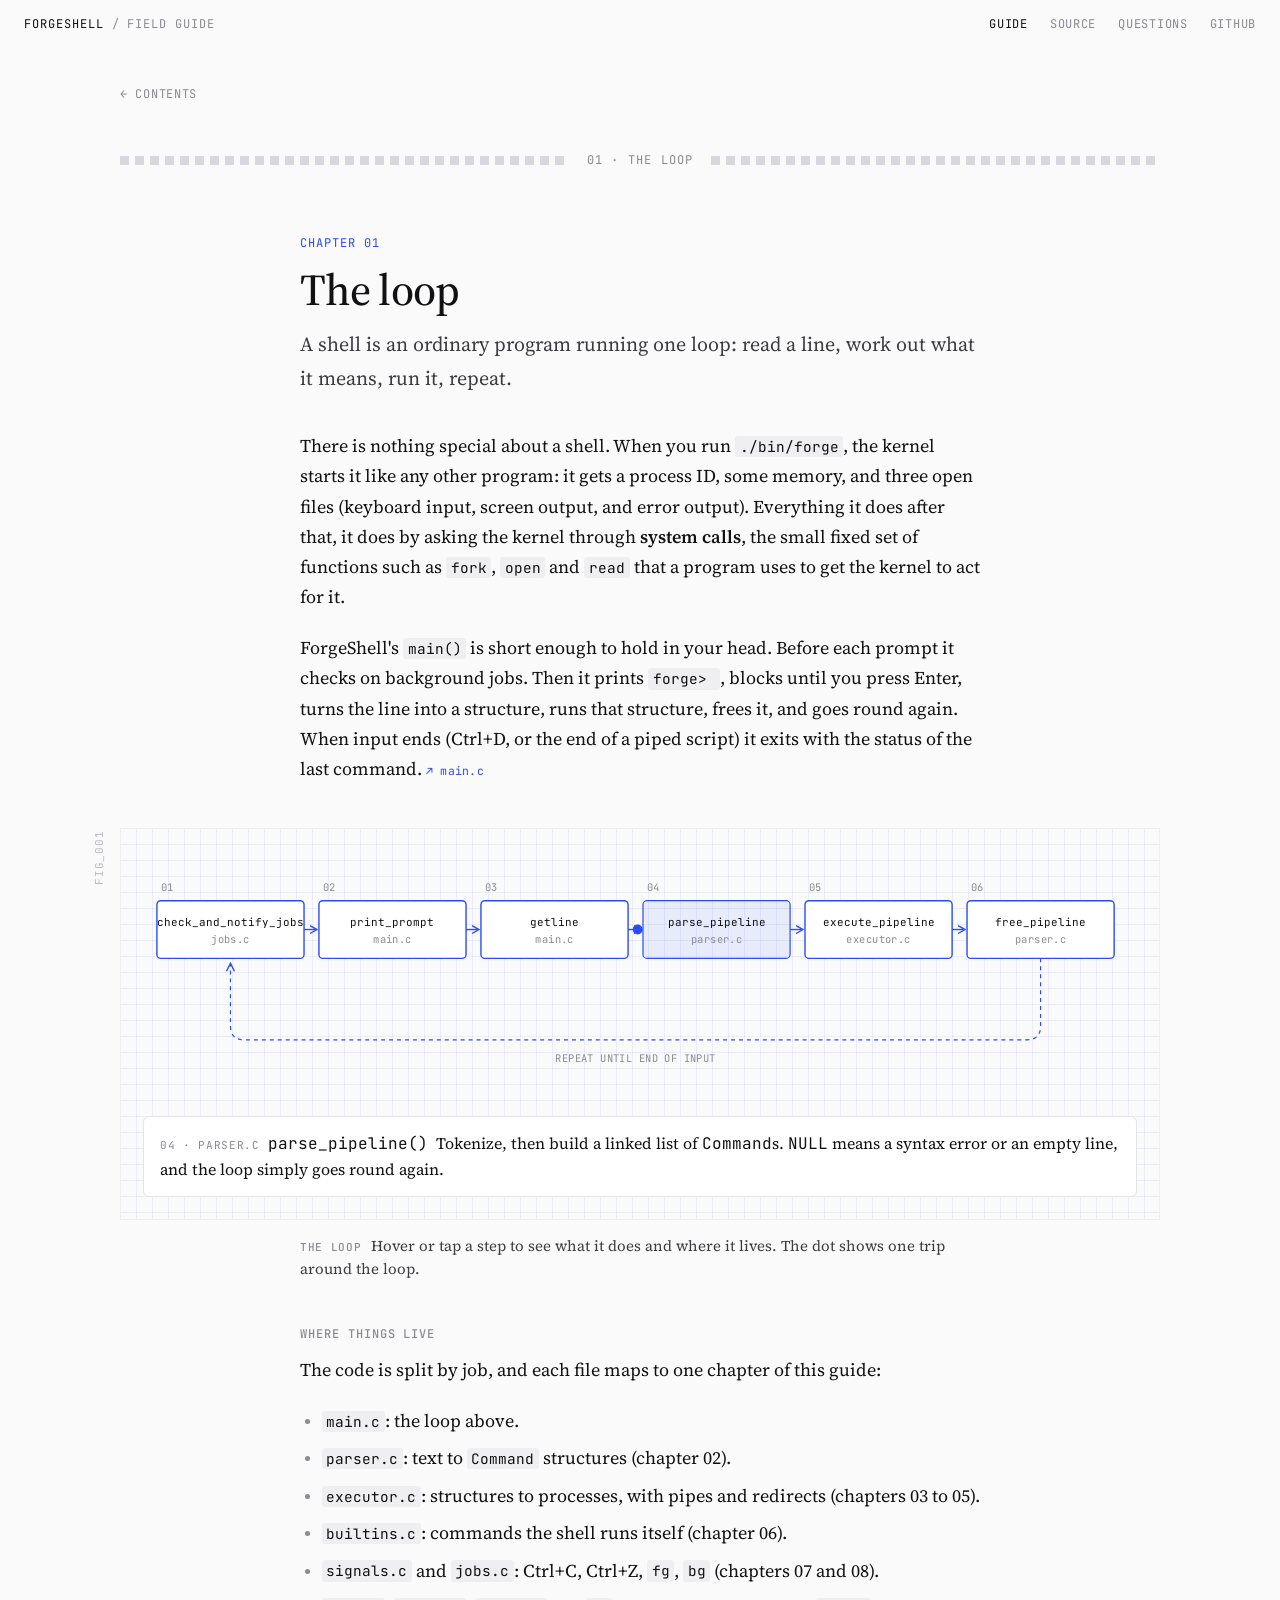
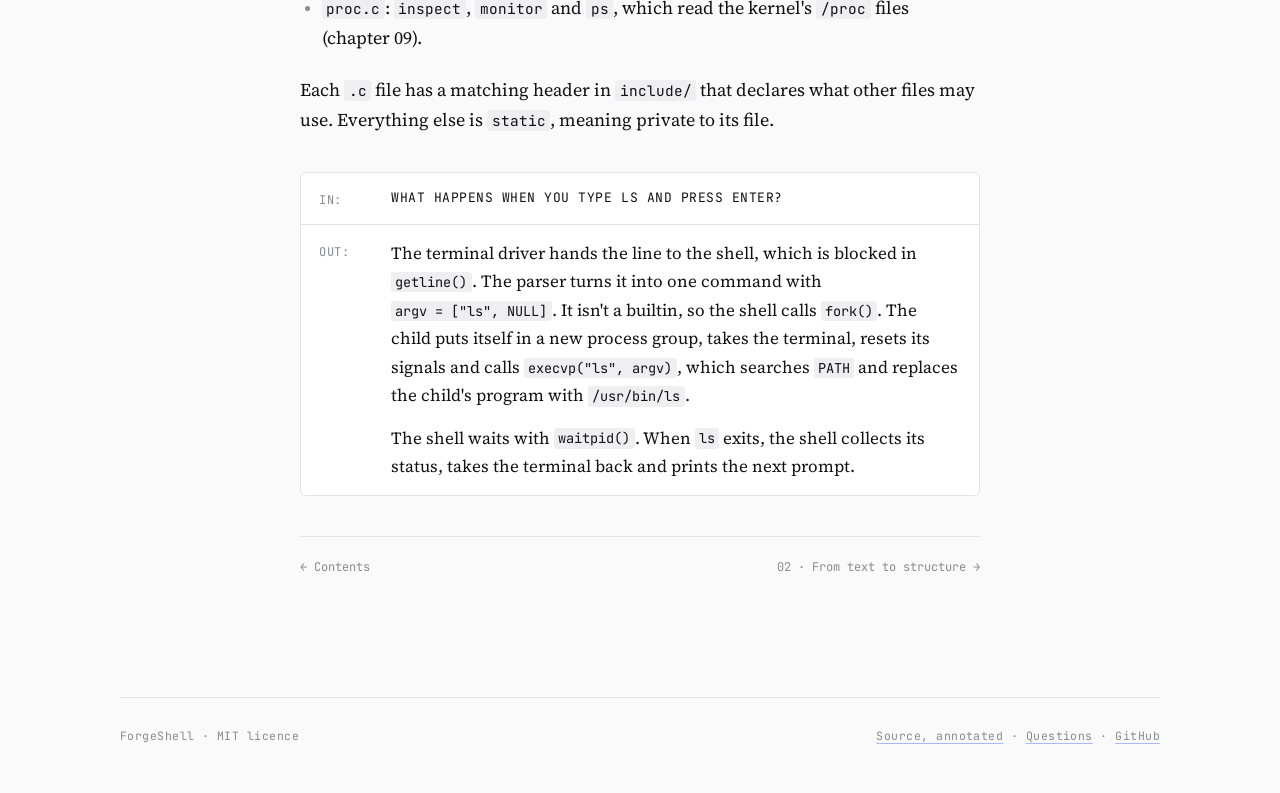
<file: docs/loop.html>
<!doctype html>
<html lang="en">
<head>
<meta charset="utf-8">
<meta name="viewport" content="width=device-width, initial-scale=1, viewport-fit=cover">
<title>The loop · ForgeShell, explained</title>
<meta name="description" content="A field guide to ForgeShell, a Unix shell written in C: processes, file descriptors, pipes, signals, job control and /proc, with interactive figures.">
<link rel="preconnect" href="https://fonts.googleapis.com">
<link rel="preconnect" href="https://fonts.gstatic.com" crossorigin>
<link href="https://fonts.googleapis.com/css2?family=JetBrains+Mono:wght@400;500;600&family=Source+Serif+4:ital,opsz,wght@0,8..60,400;0,8..60,500;0,8..60,600;0,8..60,700;1,8..60,400;1,8..60,500&display=swap" rel="stylesheet">
<link rel="stylesheet" href="assets/style.css">
</head>
<body>

<header class="topbar">
  <a class="brand" href="index.html">ForgeShell <span>/ field guide</span></a>
  <nav class="nav">
    <a href="index.html" aria-current="page">Guide</a>
    <a href="source.html">Source</a>
    <a href="questions.html">Questions</a>
    <a href="https://github.com/JeyaVardhan-L/ForgeShell">GitHub</a>
  </nav>
</header>

<main class="page">
<div class="backbar"><a class="backlink" href="index.html#contents">&larr; Contents</a></div>

<div class="divider">01 &middot; The loop</div>
<section class="chapter" id="loop">
  <header class="chapter-head">
    <span class="num">CHAPTER 01</span>
    <h2>The loop</h2>
    <p class="lede">A shell is an ordinary program running one loop: read a line, work out what it means, run it, repeat.</p>
  </header>
  <div class="prose">
    <p>There is nothing special about a shell. When you run <code>./bin/forge</code>, the kernel starts it like any other program: it gets a process ID, some memory, and three open files (keyboard input, screen output, and error output). Everything it does after that, it does by asking the kernel through <strong>system calls</strong>, the small fixed set of functions such as <code>fork</code>, <code>open</code> and <code>read</code> that a program uses to get the kernel to act for it.</p>
    <p>ForgeShell's <code>main()</code> is short enough to hold in your head. Before each prompt it checks on background jobs. Then it prints <code>forge&gt; </code>, blocks until you press Enter, turns the line into a structure, runs that structure, frees it, and goes round again. When input ends (Ctrl+D, or the end of a piped script) it exits with the status of the last command. <a class="srclink" href="source.html#src/main.c@while (1) {">main.c</a></p>
  </div>

  <figure class="fig" data-fig="loop">
    <span class="fig-label">FIG_001</span>
    <div class="fig-body"></div>
    <figcaption><b>The loop</b> Hover or tap a step to see what it does and where it lives. The dot shows one trip around the loop.</figcaption>
  </figure>

  <div class="prose">
    <h3>Where things live</h3>
    <p>The code is split by job, and each file maps to one chapter of this guide:</p>
    <ul>
      <li><code>main.c</code>: the loop above.</li>
      <li><code>parser.c</code>: text to <code>Command</code> structures (chapter 02).</li>
      <li><code>executor.c</code>: structures to processes, with pipes and redirects (chapters 03 to 05).</li>
      <li><code>builtins.c</code>: commands the shell runs itself (chapter 06).</li>
      <li><code>signals.c</code> and <code>jobs.c</code>: Ctrl+C, Ctrl+Z, <code>fg</code>, <code>bg</code> (chapters 07 and 08).</li>
      <li><code>proc.c</code>: <code>inspect</code>, <code>monitor</code> and <code>ps</code>, which read the kernel's <code>/proc</code> files (chapter 09).</li>
    </ul>
    <p>Each <code>.c</code> file has a matching header in <code>include/</code> that declares what other files may use. Everything else is <code>static</code>, meaning private to its file.</p>
  </div>

  <div class="qa">
    <div class="row"><span class="lab">IN:</span><span class="q">What happens when you type <code>ls</code> and press Enter?</span></div>
    <div class="row"><span class="lab">OUT:</span><div class="a">
      <p>The terminal driver hands the line to the shell, which is blocked in <code>getline()</code>. The parser turns it into one command with <code>argv = ["ls", NULL]</code>. It isn't a builtin, so the shell calls <code>fork()</code>. The child puts itself in a new process group, takes the terminal, resets its signals and calls <code>execvp("ls", argv)</code>, which searches <code>PATH</code> and replaces the child's program with <code>/usr/bin/ls</code>.</p>
      <p>The shell waits with <code>waitpid()</code>. When <code>ls</code> exits, the shell collects its status, takes the terminal back and prints the next prompt.</p>
    </div></div>
  </div>
</section>

<nav class="pager measure"><a href="index.html">&larr; Contents</a><a href="parser.html">02 &middot; From text to structure &rarr;</a></nav>

<footer class="footer">
  <span>ForgeShell &middot; MIT licence</span>
  <span><a href="source.html">Source, annotated</a> &middot; <a href="questions.html">Questions</a> &middot; <a href="https://github.com/JeyaVardhan-L/ForgeShell">GitHub</a></span>
</footer>

</main>

<script src="assets/site.js"></script>
<script src="assets/figures.js"></script>
</body>
</html>
</file>
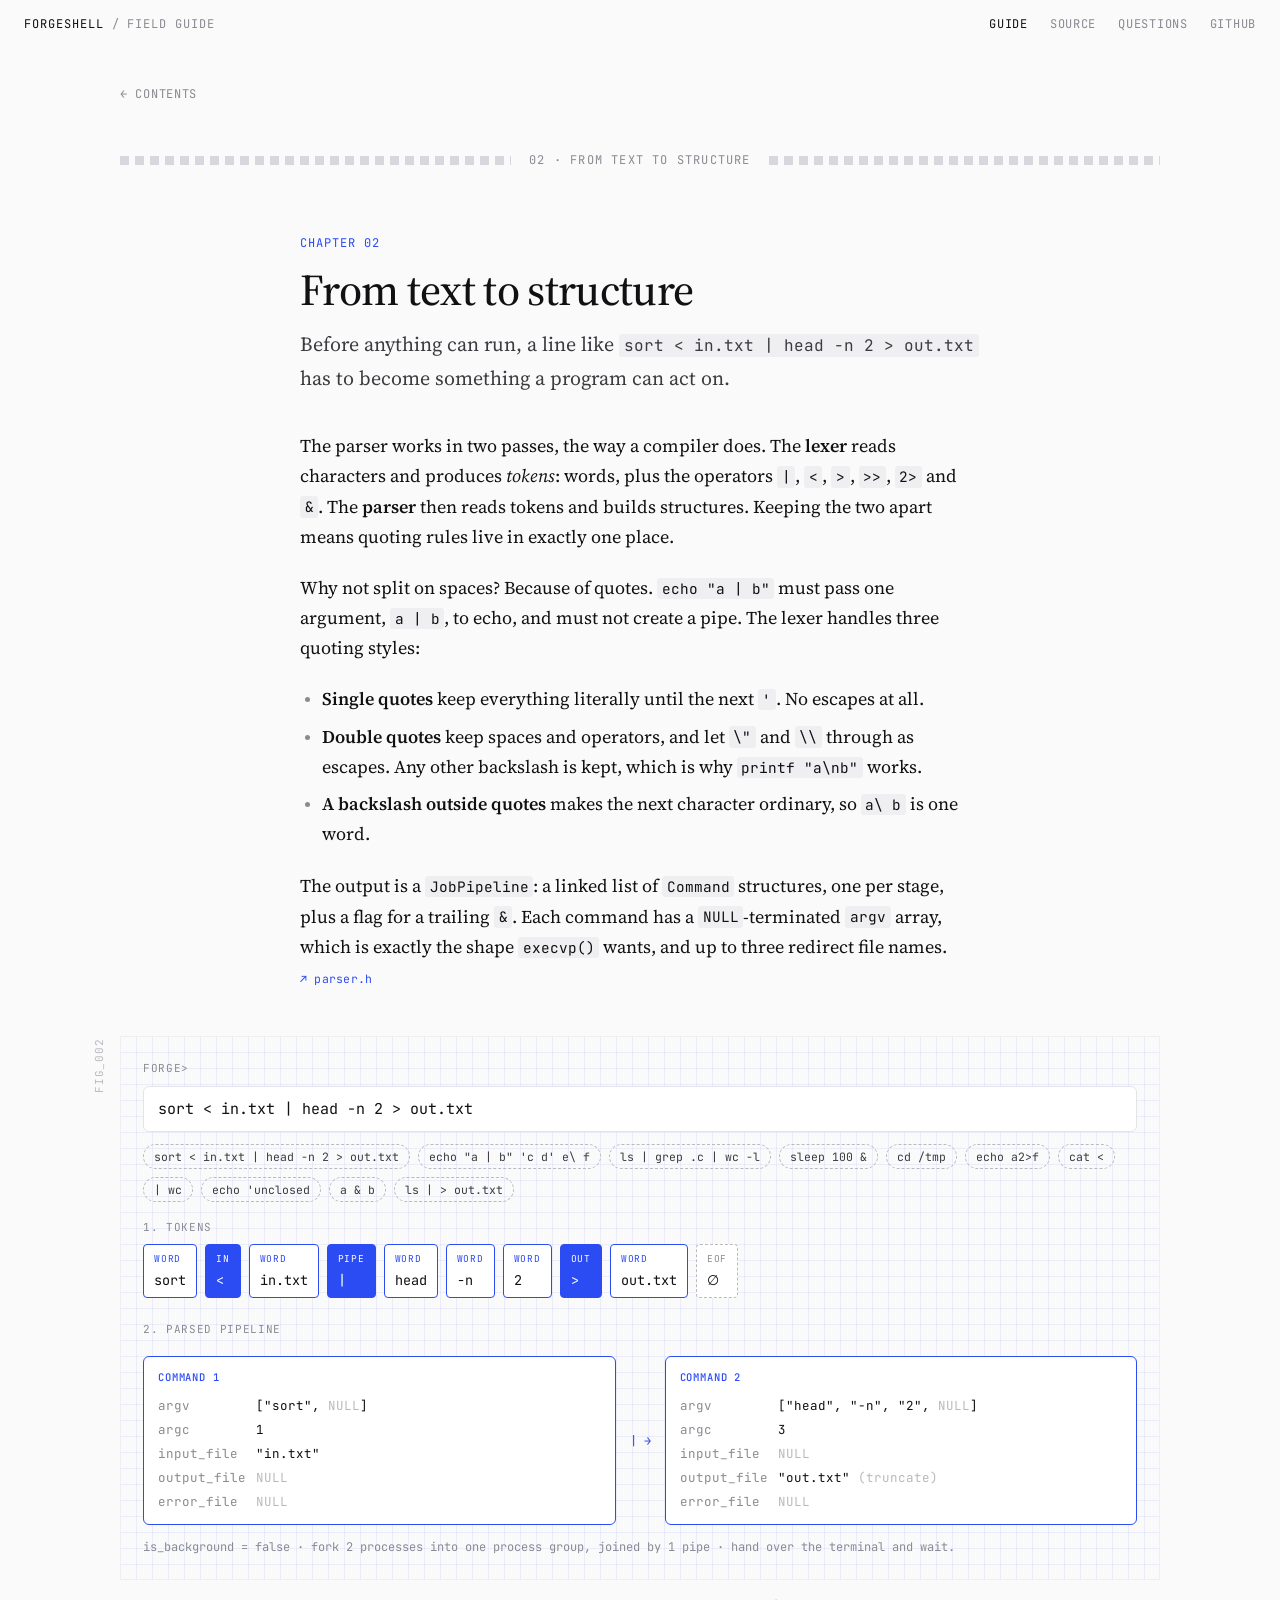
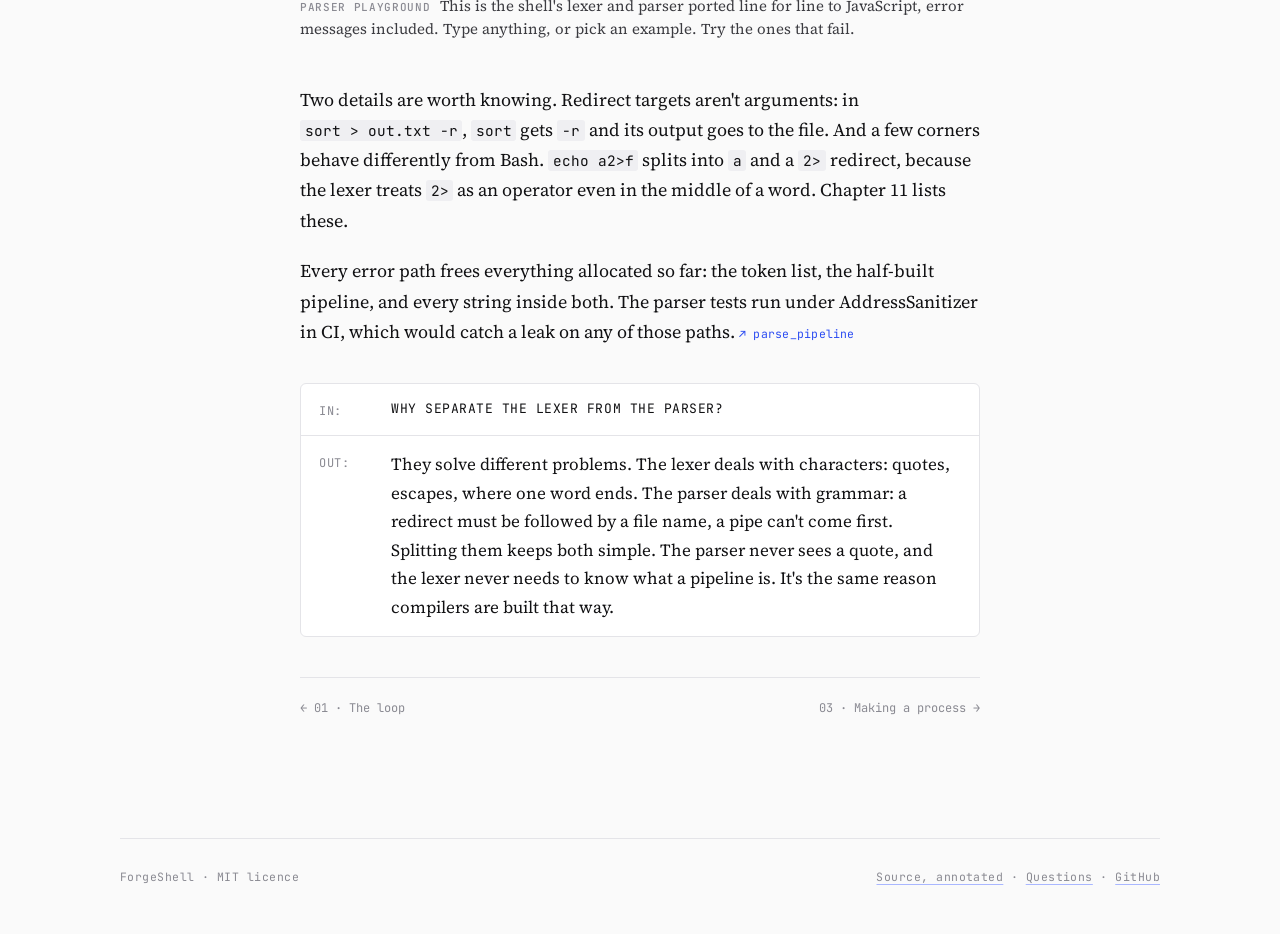
<file: docs/parser.html>
<!doctype html>
<html lang="en">
<head>
<meta charset="utf-8">
<meta name="viewport" content="width=device-width, initial-scale=1, viewport-fit=cover">
<title>From text to structure · ForgeShell, explained</title>
<meta name="description" content="A field guide to ForgeShell, a Unix shell written in C: processes, file descriptors, pipes, signals, job control and /proc, with interactive figures.">
<link rel="preconnect" href="https://fonts.googleapis.com">
<link rel="preconnect" href="https://fonts.gstatic.com" crossorigin>
<link href="https://fonts.googleapis.com/css2?family=JetBrains+Mono:wght@400;500;600&family=Source+Serif+4:ital,opsz,wght@0,8..60,400;0,8..60,500;0,8..60,600;0,8..60,700;1,8..60,400;1,8..60,500&display=swap" rel="stylesheet">
<link rel="stylesheet" href="assets/style.css">
</head>
<body>

<header class="topbar">
  <a class="brand" href="index.html">ForgeShell <span>/ field guide</span></a>
  <nav class="nav">
    <a href="index.html" aria-current="page">Guide</a>
    <a href="source.html">Source</a>
    <a href="questions.html">Questions</a>
    <a href="https://github.com/JeyaVardhan-L/ForgeShell">GitHub</a>
  </nav>
</header>

<main class="page">
<div class="backbar"><a class="backlink" href="index.html#contents">&larr; Contents</a></div>

<div class="divider">02 &middot; From text to structure</div>
<section class="chapter" id="parser">
  <header class="chapter-head">
    <span class="num">CHAPTER 02</span>
    <h2>From text to structure</h2>
    <p class="lede">Before anything can run, a line like <code>sort &lt; in.txt | head -n 2 &gt; out.txt</code> has to become something a program can act on.</p>
  </header>
  <div class="prose">
    <p>The parser works in two passes, the way a compiler does. The <strong>lexer</strong> reads characters and produces <em>tokens</em>: words, plus the operators <code>|</code>, <code>&lt;</code>, <code>&gt;</code>, <code>&gt;&gt;</code>, <code>2&gt;</code> and <code>&amp;</code>. The <strong>parser</strong> then reads tokens and builds structures. Keeping the two apart means quoting rules live in exactly one place.</p>
    <p>Why not split on spaces? Because of quotes. <code>echo "a | b"</code> must pass one argument, <code>a | b</code>, to echo, and must not create a pipe. The lexer handles three quoting styles:</p>
    <ul>
      <li><strong>Single quotes</strong> keep everything literally until the next <code>'</code>. No escapes at all.</li>
      <li><strong>Double quotes</strong> keep spaces and operators, and let <code>\"</code> and <code>\\</code> through as escapes. Any other backslash is kept, which is why <code>printf "a\nb"</code> works.</li>
      <li><strong>A backslash outside quotes</strong> makes the next character ordinary, so <code>a\ b</code> is one word.</li>
    </ul>
    <p>The output is a <code>JobPipeline</code>: a linked list of <code>Command</code> structures, one per stage, plus a flag for a trailing <code>&amp;</code>. Each command has a <code>NULL</code>-terminated <code>argv</code> array, which is exactly the shape <code>execvp()</code> wants, and up to three redirect file names. <a class="srclink" href="source.html#include/parser.h">parser.h</a></p>
  </div>

  <figure class="fig" data-fig="parser">
    <span class="fig-label">FIG_002</span>
    <div class="fig-body"></div>
    <figcaption><b>Parser playground</b> This is the shell's lexer and parser ported line for line to JavaScript, error messages included. Type anything, or pick an example. Try the ones that fail.</figcaption>
  </figure>

  <div class="prose">
    <p>Two details are worth knowing. Redirect targets aren't arguments: in <code>sort &gt; out.txt -r</code>, <code>sort</code> gets <code>-r</code> and its output goes to the file. And a few corners behave differently from Bash. <code>echo a2&gt;f</code> splits into <code>a</code> and a <code>2&gt;</code> redirect, because the lexer treats <code>2&gt;</code> as an operator even in the middle of a word. Chapter 11 lists these.</p>
    <p>Every error path frees everything allocated so far: the token list, the half-built pipeline, and every string inside both. The parser tests run under AddressSanitizer in CI, which would catch a leak on any of those paths. <a class="srclink" href="source.html#src/parser.c@JobPipeline *parse_pipeline">parse_pipeline</a></p>
  </div>

  <div class="qa">
    <div class="row"><span class="lab">IN:</span><span class="q">Why separate the lexer from the parser?</span></div>
    <div class="row"><span class="lab">OUT:</span><div class="a">
      <p>They solve different problems. The lexer deals with characters: quotes, escapes, where one word ends. The parser deals with grammar: a redirect must be followed by a file name, a pipe can't come first. Splitting them keeps both simple. The parser never sees a quote, and the lexer never needs to know what a pipeline is. It's the same reason compilers are built that way.</p>
    </div></div>
  </div>
</section>

<nav class="pager measure"><a href="loop.html">&larr; 01 &middot; The loop</a><a href="process.html">03 &middot; Making a process &rarr;</a></nav>

<footer class="footer">
  <span>ForgeShell &middot; MIT licence</span>
  <span><a href="source.html">Source, annotated</a> &middot; <a href="questions.html">Questions</a> &middot; <a href="https://github.com/JeyaVardhan-L/ForgeShell">GitHub</a></span>
</footer>

</main>

<script src="assets/site.js"></script>
<script src="assets/figures.js"></script>
</body>
</html>
</file>
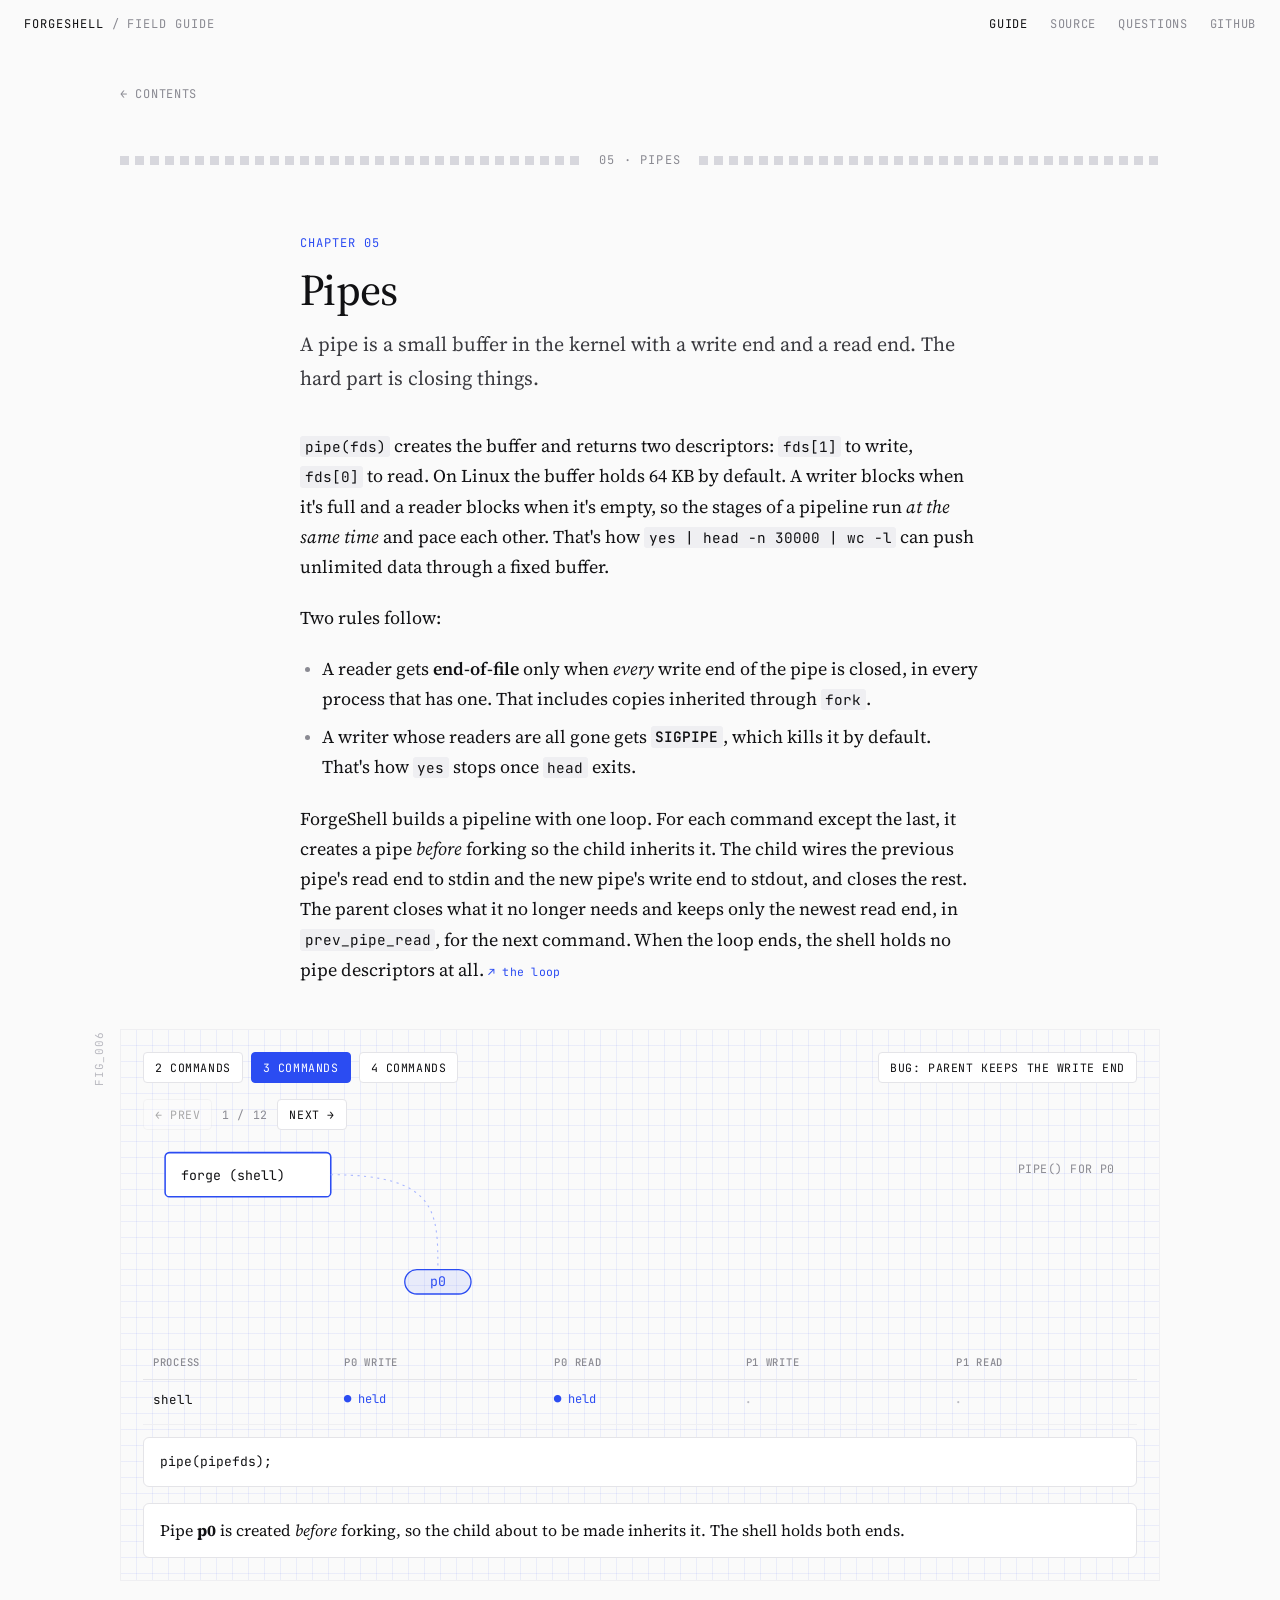
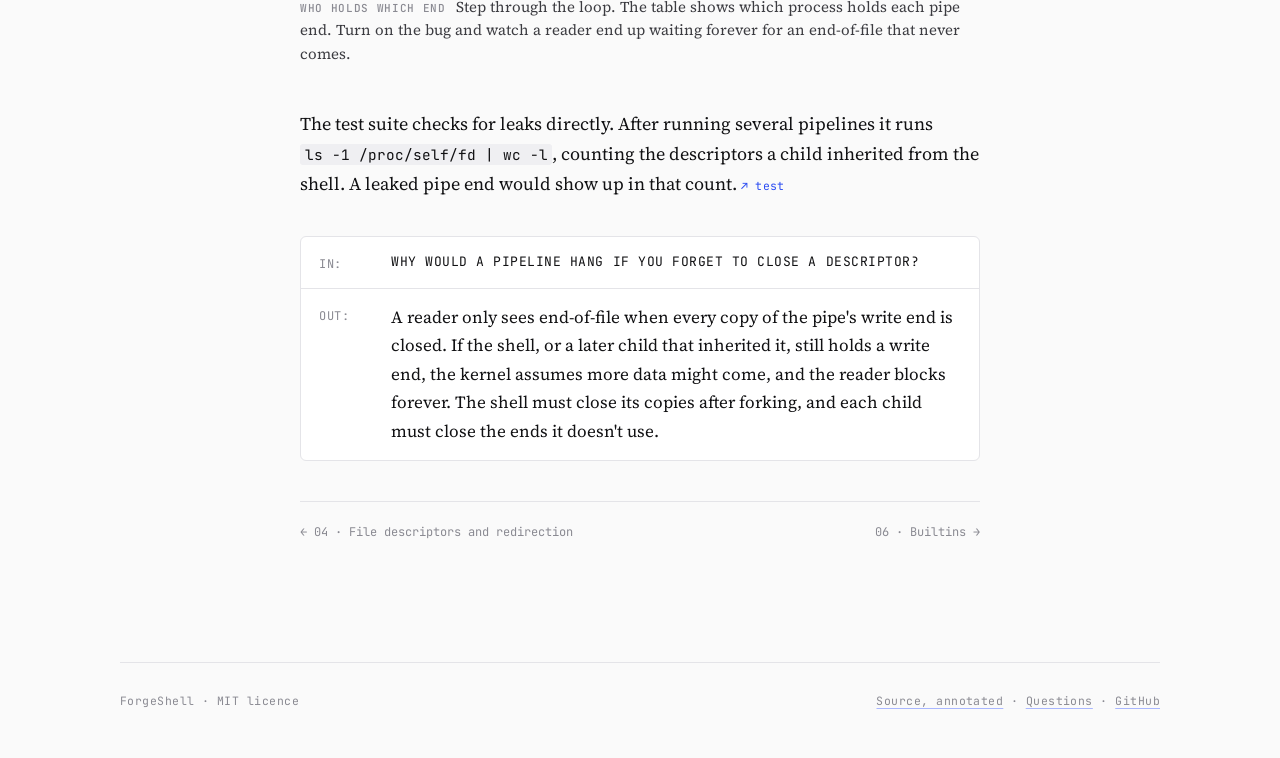
<file: docs/pipes.html>
<!doctype html>
<html lang="en">
<head>
<meta charset="utf-8">
<meta name="viewport" content="width=device-width, initial-scale=1, viewport-fit=cover">
<title>Pipes · ForgeShell, explained</title>
<meta name="description" content="A field guide to ForgeShell, a Unix shell written in C: processes, file descriptors, pipes, signals, job control and /proc, with interactive figures.">
<link rel="preconnect" href="https://fonts.googleapis.com">
<link rel="preconnect" href="https://fonts.gstatic.com" crossorigin>
<link href="https://fonts.googleapis.com/css2?family=JetBrains+Mono:wght@400;500;600&family=Source+Serif+4:ital,opsz,wght@0,8..60,400;0,8..60,500;0,8..60,600;0,8..60,700;1,8..60,400;1,8..60,500&display=swap" rel="stylesheet">
<link rel="stylesheet" href="assets/style.css">
</head>
<body>

<header class="topbar">
  <a class="brand" href="index.html">ForgeShell <span>/ field guide</span></a>
  <nav class="nav">
    <a href="index.html" aria-current="page">Guide</a>
    <a href="source.html">Source</a>
    <a href="questions.html">Questions</a>
    <a href="https://github.com/JeyaVardhan-L/ForgeShell">GitHub</a>
  </nav>
</header>

<main class="page">
<div class="backbar"><a class="backlink" href="index.html#contents">&larr; Contents</a></div>

<div class="divider">05 &middot; Pipes</div>
<section class="chapter" id="pipes">
  <header class="chapter-head">
    <span class="num">CHAPTER 05</span>
    <h2>Pipes</h2>
    <p class="lede">A pipe is a small buffer in the kernel with a write end and a read end. The hard part is closing things.</p>
  </header>
  <div class="prose">
    <p><code>pipe(fds)</code> creates the buffer and returns two descriptors: <code>fds[1]</code> to write, <code>fds[0]</code> to read. On Linux the buffer holds 64 KB by default. A writer blocks when it's full and a reader blocks when it's empty, so the stages of a pipeline run <em>at the same time</em> and pace each other. That's how <code>yes | head -n 30000 | wc -l</code> can push unlimited data through a fixed buffer.</p>
    <p>Two rules follow:</p>
    <ul>
      <li>A reader gets <strong>end-of-file</strong> only when <em>every</em> write end of the pipe is closed, in every process that has one. That includes copies inherited through <code>fork</code>.</li>
      <li>A writer whose readers are all gone gets <strong><code>SIGPIPE</code></strong>, which kills it by default. That's how <code>yes</code> stops once <code>head</code> exits.</li>
    </ul>
    <p>ForgeShell builds a pipeline with one loop. For each command except the last, it creates a pipe <em>before</em> forking so the child inherits it. The child wires the previous pipe's read end to stdin and the new pipe's write end to stdout, and closes the rest. The parent closes what it no longer needs and keeps only the newest read end, in <code>prev_pipe_read</code>, for the next command. When the loop ends, the shell holds no pipe descriptors at all. <a class="srclink" href="source.html#src/executor.c@for (int i = 0; i < num_cmds; i++, cmd = cmd->next) {">the loop</a></p>
  </div>

  <figure class="fig" data-fig="pipes">
    <span class="fig-label">FIG_006</span>
    <div class="fig-body"></div>
    <figcaption><b>Who holds which end</b> Step through the loop. The table shows which process holds each pipe end. Turn on the bug and watch a reader end up waiting forever for an end-of-file that never comes.</figcaption>
  </figure>

  <div class="prose">
    <p>The test suite checks for leaks directly. After running several pipelines it runs <code>ls -1 /proc/self/fd | wc -l</code>, counting the descriptors a child inherited from the shell. A leaked pipe end would show up in that count. <a class="srclink" href="source.html#tests/test_runner.py@def test_descriptor_closure">test</a></p>
  </div>

  <div class="qa">
    <div class="row"><span class="lab">IN:</span><span class="q">Why would a pipeline hang if you forget to close a descriptor?</span></div>
    <div class="row"><span class="lab">OUT:</span><div class="a">
      <p>A reader only sees end-of-file when every copy of the pipe's write end is closed. If the shell, or a later child that inherited it, still holds a write end, the kernel assumes more data might come, and the reader blocks forever. The shell must close its copies after forking, and each child must close the ends it doesn't use.</p>
    </div></div>
  </div>
</section>

<nav class="pager measure"><a href="fds.html">&larr; 04 &middot; File descriptors and redirection</a><a href="builtins.html">06 &middot; Builtins &rarr;</a></nav>

<footer class="footer">
  <span>ForgeShell &middot; MIT licence</span>
  <span><a href="source.html">Source, annotated</a> &middot; <a href="questions.html">Questions</a> &middot; <a href="https://github.com/JeyaVardhan-L/ForgeShell">GitHub</a></span>
</footer>

</main>

<script src="assets/site.js"></script>
<script src="assets/figures.js"></script>
</body>
</html>
</file>
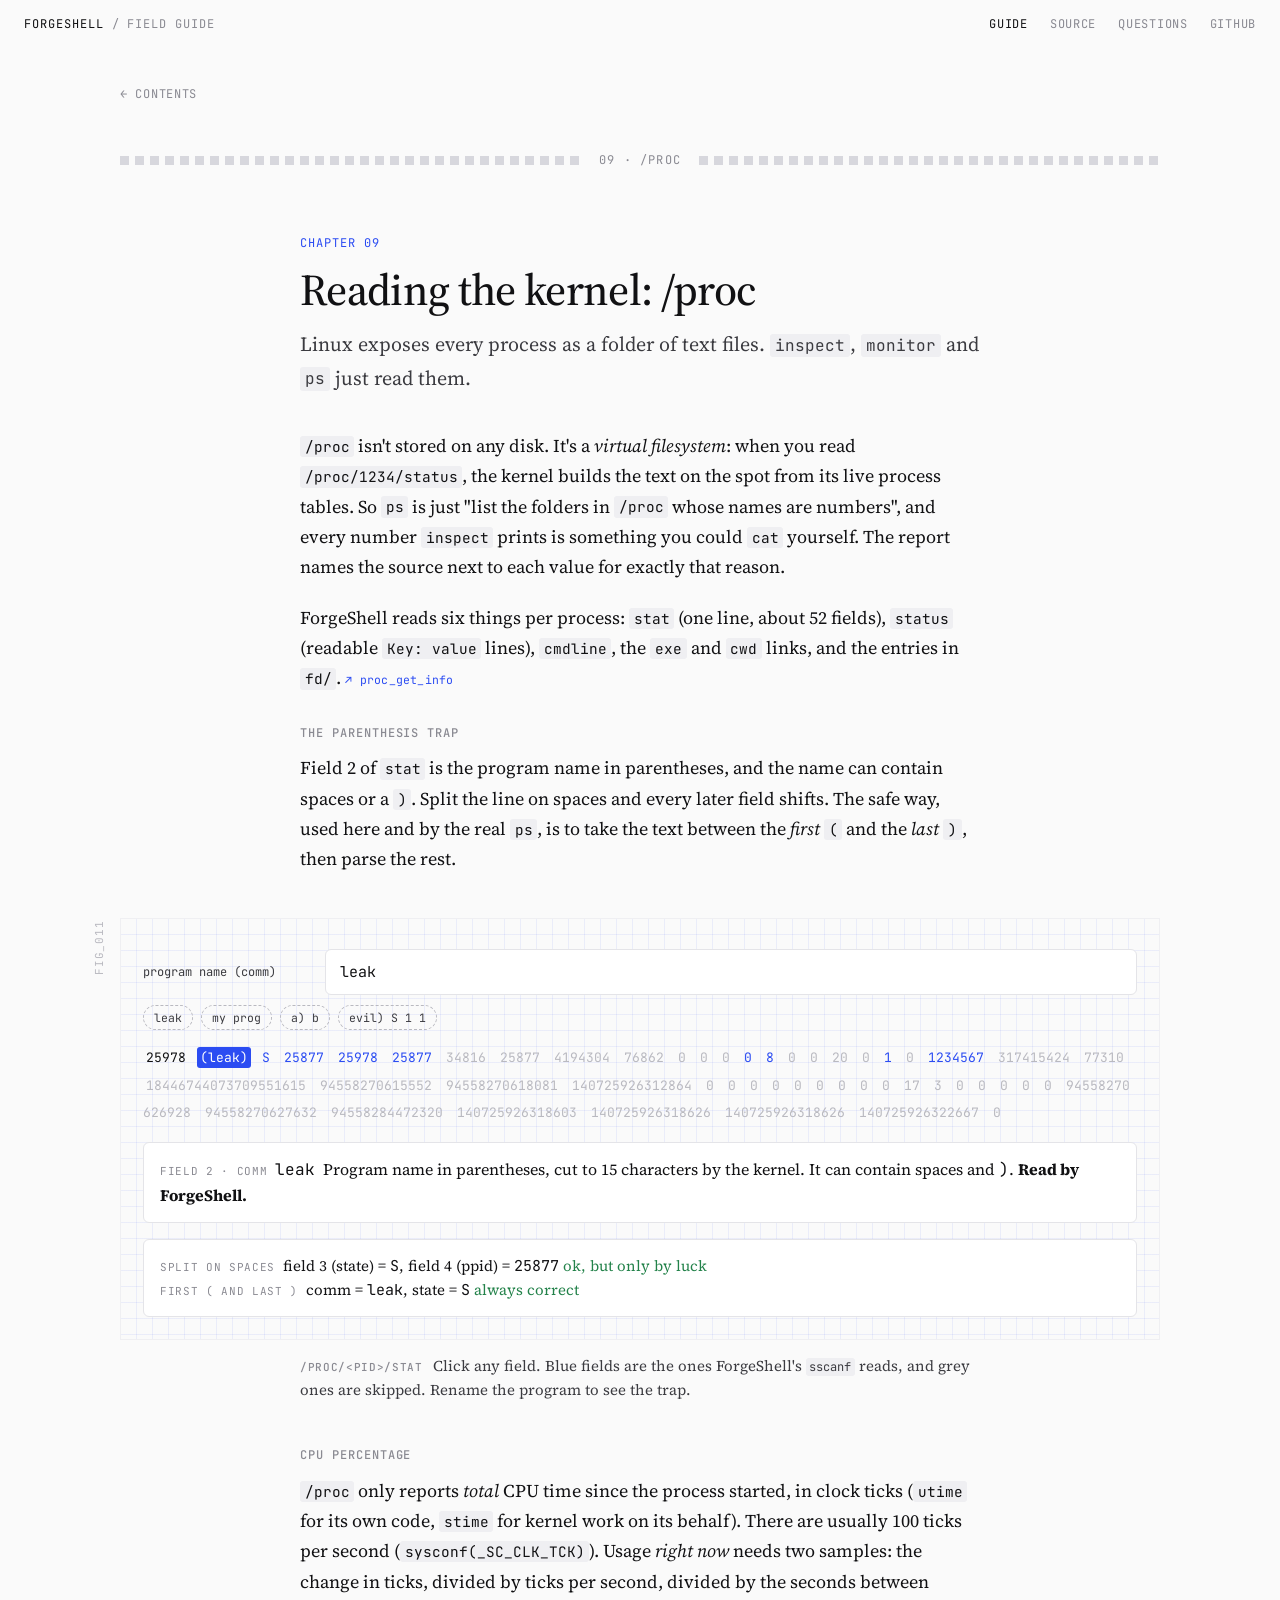
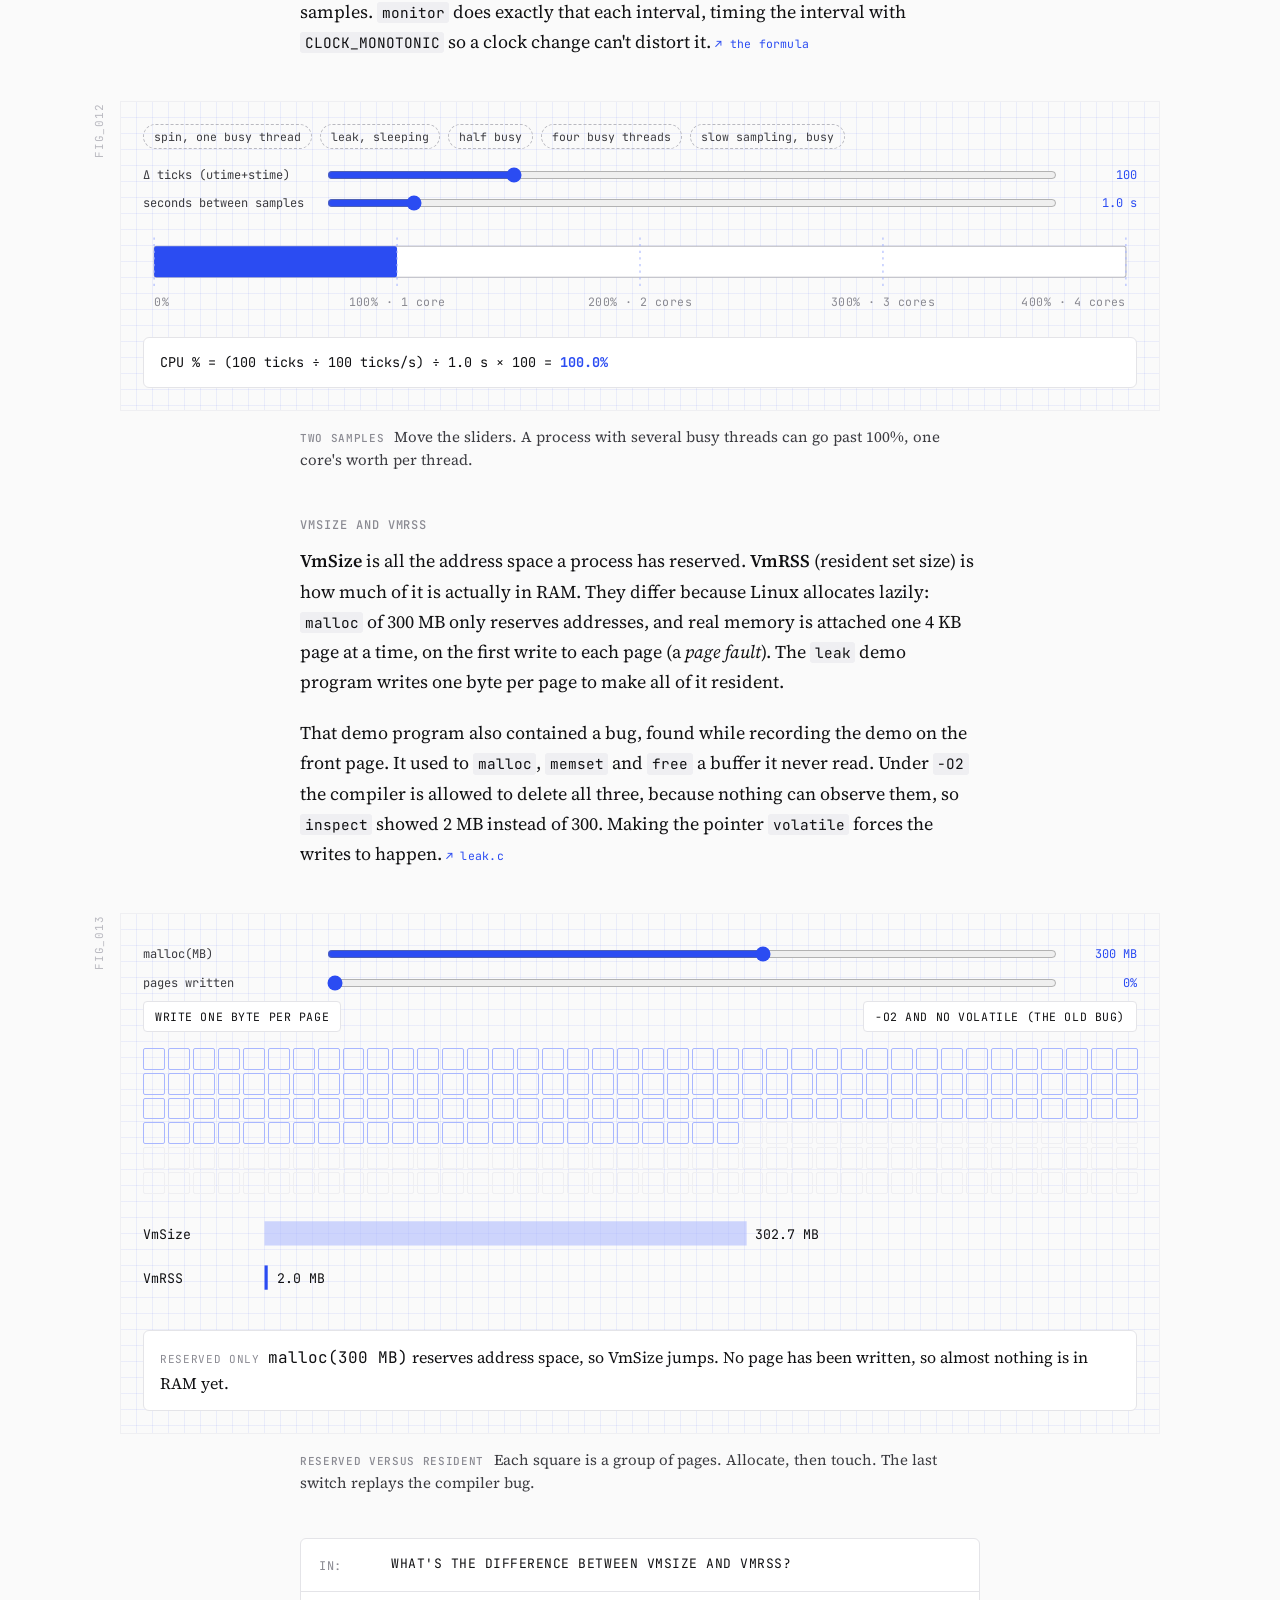
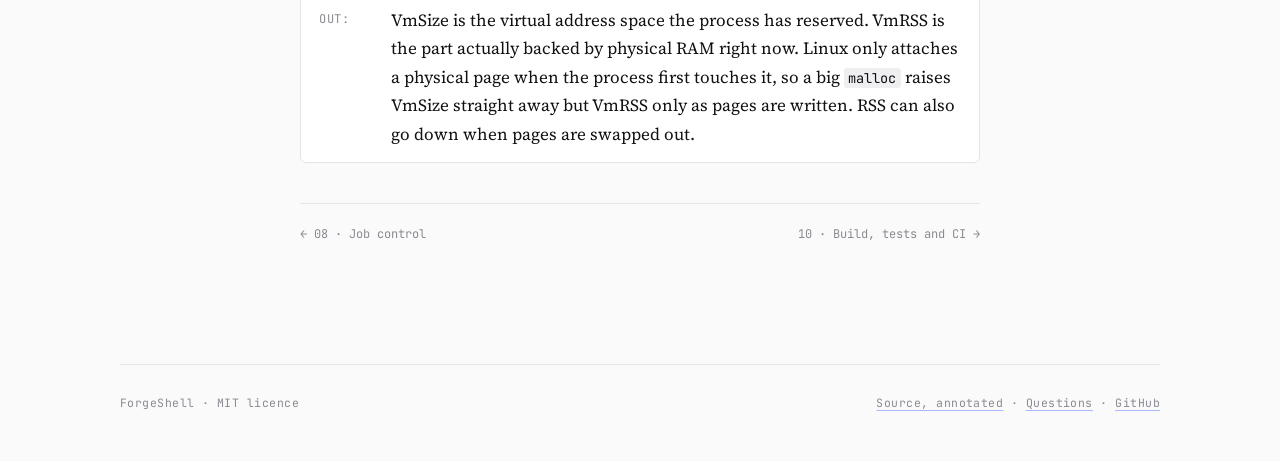
<file: docs/proc.html>
<!doctype html>
<html lang="en">
<head>
<meta charset="utf-8">
<meta name="viewport" content="width=device-width, initial-scale=1, viewport-fit=cover">
<title>Reading the kernel: /proc · ForgeShell, explained</title>
<meta name="description" content="A field guide to ForgeShell, a Unix shell written in C: processes, file descriptors, pipes, signals, job control and /proc, with interactive figures.">
<link rel="preconnect" href="https://fonts.googleapis.com">
<link rel="preconnect" href="https://fonts.gstatic.com" crossorigin>
<link href="https://fonts.googleapis.com/css2?family=JetBrains+Mono:wght@400;500;600&family=Source+Serif+4:ital,opsz,wght@0,8..60,400;0,8..60,500;0,8..60,600;0,8..60,700;1,8..60,400;1,8..60,500&display=swap" rel="stylesheet">
<link rel="stylesheet" href="assets/style.css">
</head>
<body>

<header class="topbar">
  <a class="brand" href="index.html">ForgeShell <span>/ field guide</span></a>
  <nav class="nav">
    <a href="index.html" aria-current="page">Guide</a>
    <a href="source.html">Source</a>
    <a href="questions.html">Questions</a>
    <a href="https://github.com/JeyaVardhan-L/ForgeShell">GitHub</a>
  </nav>
</header>

<main class="page">
<div class="backbar"><a class="backlink" href="index.html#contents">&larr; Contents</a></div>

<div class="divider">09 &middot; /proc</div>
<section class="chapter" id="proc">
  <header class="chapter-head">
    <span class="num">CHAPTER 09</span>
    <h2>Reading the kernel: /proc</h2>
    <p class="lede">Linux exposes every process as a folder of text files. <code>inspect</code>, <code>monitor</code> and <code>ps</code> just read them.</p>
  </header>
  <div class="prose">
    <p><code>/proc</code> isn't stored on any disk. It's a <em>virtual filesystem</em>: when you read <code>/proc/1234/status</code>, the kernel builds the text on the spot from its live process tables. So <code>ps</code> is just "list the folders in <code>/proc</code> whose names are numbers", and every number <code>inspect</code> prints is something you could <code>cat</code> yourself. The report names the source next to each value for exactly that reason.</p>
    <p>ForgeShell reads six things per process: <code>stat</code> (one line, about 52 fields), <code>status</code> (readable <code>Key: value</code> lines), <code>cmdline</code>, the <code>exe</code> and <code>cwd</code> links, and the entries in <code>fd/</code>. <a class="srclink" href="source.html#src/proc.c@bool proc_get_info">proc_get_info</a></p>
    <h3>The parenthesis trap</h3>
    <p>Field 2 of <code>stat</code> is the program name in parentheses, and the name can contain spaces or a <code>)</code>. Split the line on spaces and every later field shifts. The safe way, used here and by the real <code>ps</code>, is to take the text between the <em>first</em> <code>(</code> and the <em>last</em> <code>)</code>, then parse the rest.</p>
  </div>

  <figure class="fig" data-fig="stat">
    <span class="fig-label">FIG_011</span>
    <div class="fig-body"></div>
    <figcaption><b>/proc/&lt;pid&gt;/stat</b> Click any field. Blue fields are the ones ForgeShell's <code>sscanf</code> reads, and grey ones are skipped. Rename the program to see the trap.</figcaption>
  </figure>

  <div class="prose">
    <h3>CPU percentage</h3>
    <p><code>/proc</code> only reports <em>total</em> CPU time since the process started, in clock ticks (<code>utime</code> for its own code, <code>stime</code> for kernel work on its behalf). There are usually 100 ticks per second (<code>sysconf(_SC_CLK_TCK)</code>). Usage <em>right now</em> needs two samples: the change in ticks, divided by ticks per second, divided by the seconds between samples. <code>monitor</code> does exactly that each interval, timing the interval with <code>CLOCK_MONOTONIC</code> so a clock change can't distort it. <a class="srclink" href="source.html#src/proc.c@double elapsed_sec">the formula</a></p>
  </div>

  <figure class="fig" data-fig="cpu">
    <span class="fig-label">FIG_012</span>
    <div class="fig-body"></div>
    <figcaption><b>Two samples</b> Move the sliders. A process with several busy threads can go past 100%, one core's worth per thread.</figcaption>
  </figure>

  <div class="prose">
    <h3>VmSize and VmRSS</h3>
    <p><strong>VmSize</strong> is all the address space a process has reserved. <strong>VmRSS</strong> (resident set size) is how much of it is actually in RAM. They differ because Linux allocates lazily: <code>malloc</code> of 300 MB only reserves addresses, and real memory is attached one 4 KB page at a time, on the first write to each page (a <em>page fault</em>). The <code>leak</code> demo program writes one byte per page to make all of it resident.</p>
    <p>That demo program also contained a bug, found while recording the demo on the front page. It used to <code>malloc</code>, <code>memset</code> and <code>free</code> a buffer it never read. Under <code>-O2</code> the compiler is allowed to delete all three, because nothing can observe them, so <code>inspect</code> showed 2 MB instead of 300. Making the pointer <code>volatile</code> forces the writes to happen. <a class="srclink" href="source.html#examples/leak.c@volatile char *buf">leak.c</a></p>
  </div>

  <figure class="fig" data-fig="memory">
    <span class="fig-label">FIG_013</span>
    <div class="fig-body"></div>
    <figcaption><b>Reserved versus resident</b> Each square is a group of pages. Allocate, then touch. The last switch replays the compiler bug.</figcaption>
  </figure>

  <div class="qa">
    <div class="row"><span class="lab">IN:</span><span class="q">What's the difference between VmSize and VmRSS?</span></div>
    <div class="row"><span class="lab">OUT:</span><div class="a">
      <p>VmSize is the virtual address space the process has reserved. VmRSS is the part actually backed by physical RAM right now. Linux only attaches a physical page when the process first touches it, so a big <code>malloc</code> raises VmSize straight away but VmRSS only as pages are written. RSS can also go down when pages are swapped out.</p>
    </div></div>
  </div>
</section>

<nav class="pager measure"><a href="jobs.html">&larr; 08 &middot; Job control</a><a href="build.html">10 &middot; Build, tests and CI &rarr;</a></nav>

<footer class="footer">
  <span>ForgeShell &middot; MIT licence</span>
  <span><a href="source.html">Source, annotated</a> &middot; <a href="questions.html">Questions</a> &middot; <a href="https://github.com/JeyaVardhan-L/ForgeShell">GitHub</a></span>
</footer>

</main>

<script src="assets/site.js"></script>
<script src="assets/figures.js"></script>
</body>
</html>
</file>
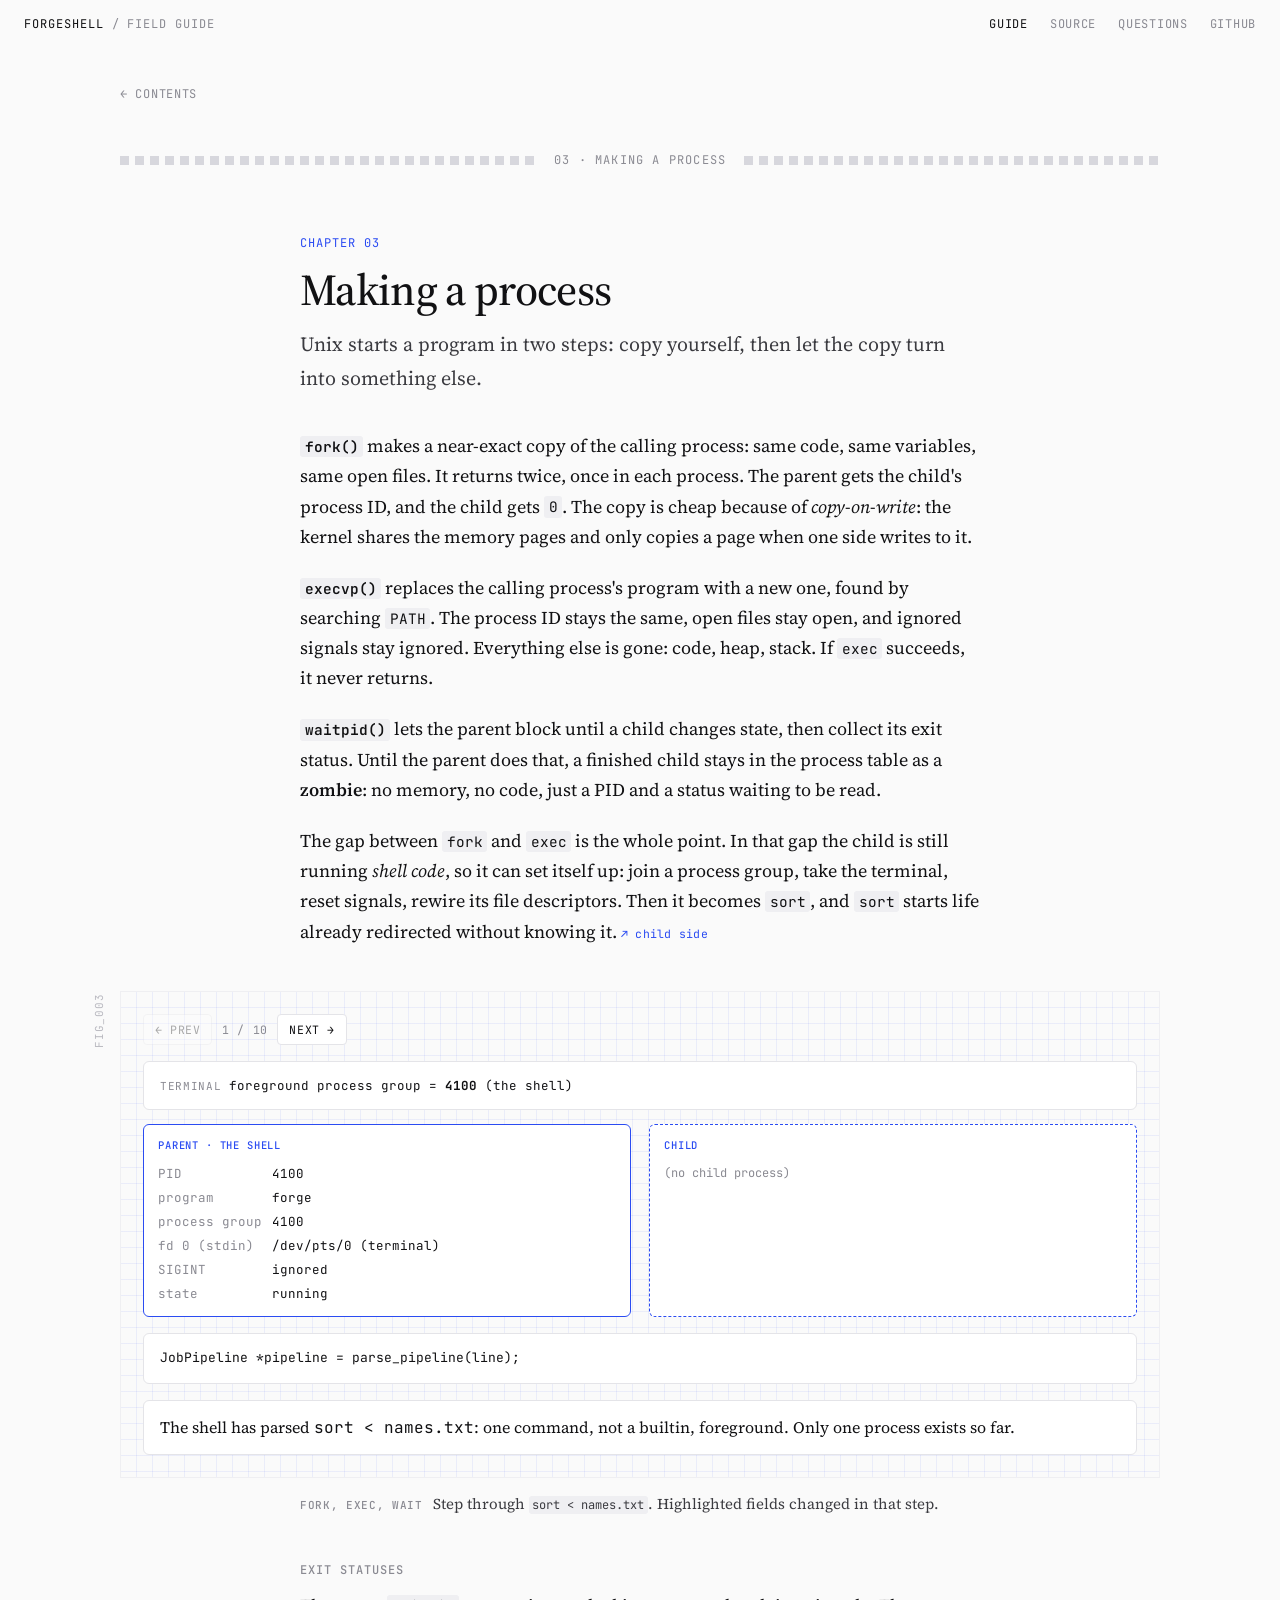
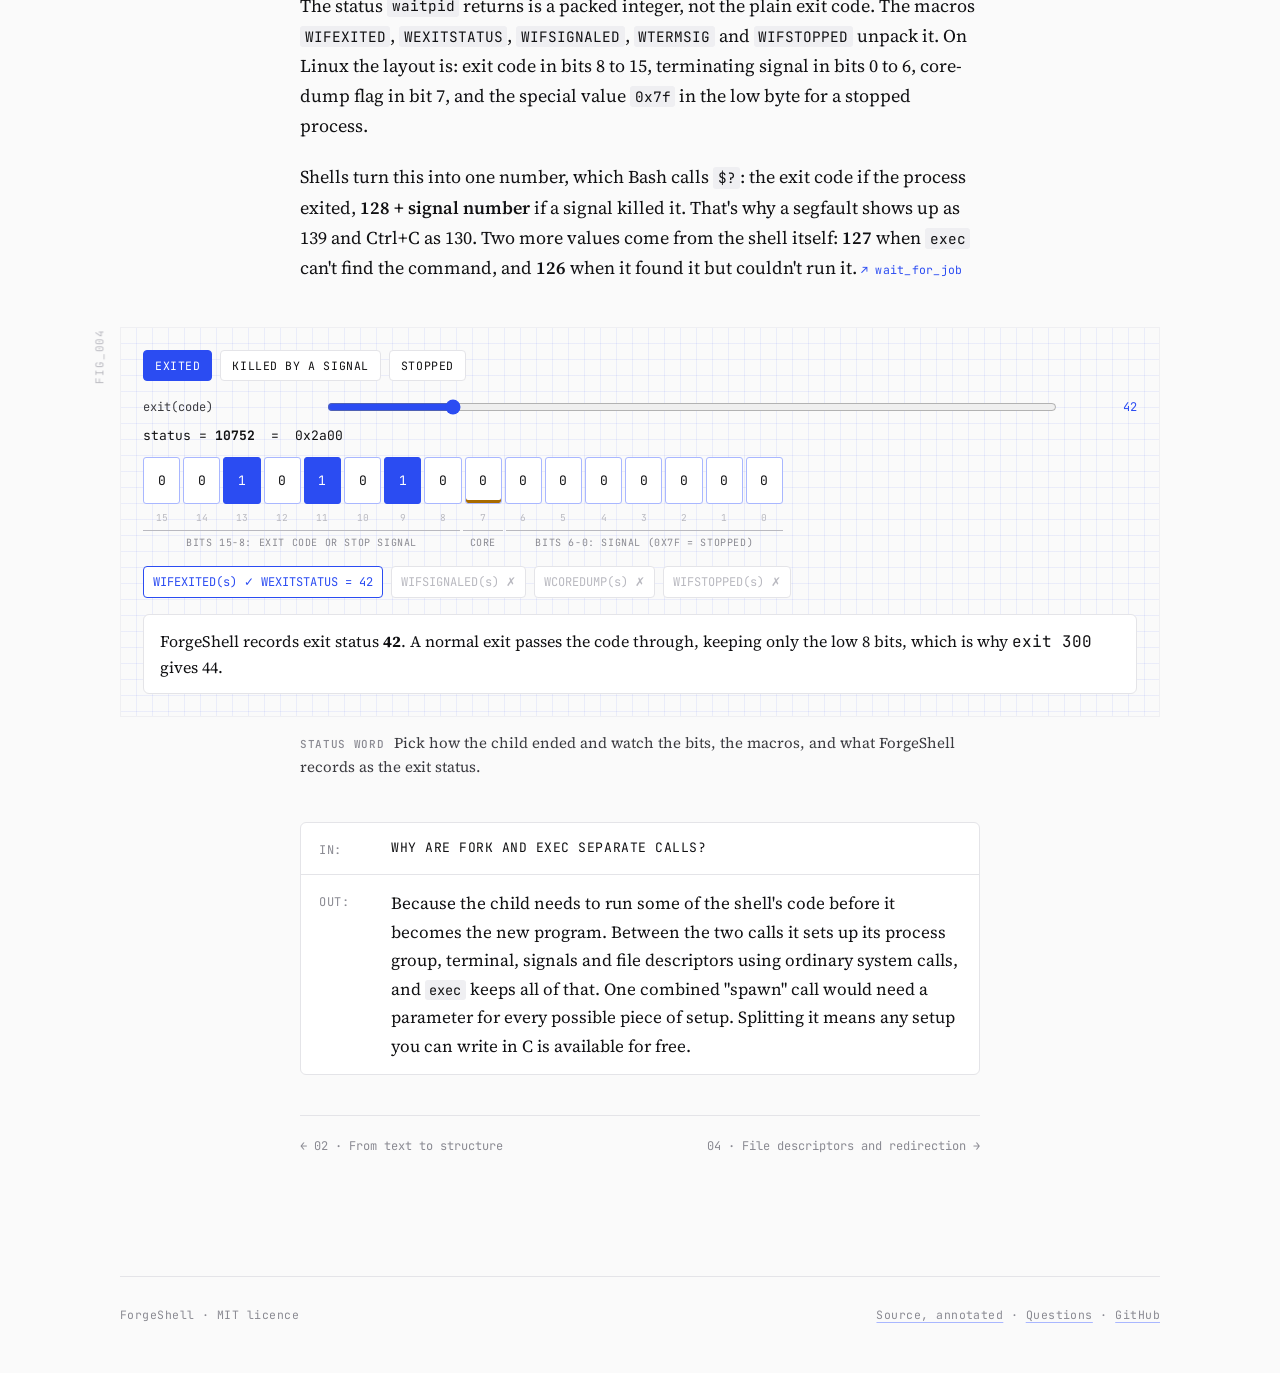
<file: docs/process.html>
<!doctype html>
<html lang="en">
<head>
<meta charset="utf-8">
<meta name="viewport" content="width=device-width, initial-scale=1, viewport-fit=cover">
<title>Making a process · ForgeShell, explained</title>
<meta name="description" content="A field guide to ForgeShell, a Unix shell written in C: processes, file descriptors, pipes, signals, job control and /proc, with interactive figures.">
<link rel="preconnect" href="https://fonts.googleapis.com">
<link rel="preconnect" href="https://fonts.gstatic.com" crossorigin>
<link href="https://fonts.googleapis.com/css2?family=JetBrains+Mono:wght@400;500;600&family=Source+Serif+4:ital,opsz,wght@0,8..60,400;0,8..60,500;0,8..60,600;0,8..60,700;1,8..60,400;1,8..60,500&display=swap" rel="stylesheet">
<link rel="stylesheet" href="assets/style.css">
</head>
<body>

<header class="topbar">
  <a class="brand" href="index.html">ForgeShell <span>/ field guide</span></a>
  <nav class="nav">
    <a href="index.html" aria-current="page">Guide</a>
    <a href="source.html">Source</a>
    <a href="questions.html">Questions</a>
    <a href="https://github.com/JeyaVardhan-L/ForgeShell">GitHub</a>
  </nav>
</header>

<main class="page">
<div class="backbar"><a class="backlink" href="index.html#contents">&larr; Contents</a></div>

<div class="divider">03 &middot; Making a process</div>
<section class="chapter" id="process">
  <header class="chapter-head">
    <span class="num">CHAPTER 03</span>
    <h2>Making a process</h2>
    <p class="lede">Unix starts a program in two steps: copy yourself, then let the copy turn into something else.</p>
  </header>
  <div class="prose">
    <p><strong><code>fork()</code></strong> makes a near-exact copy of the calling process: same code, same variables, same open files. It returns twice, once in each process. The parent gets the child's process ID, and the child gets <code>0</code>. The copy is cheap because of <em>copy-on-write</em>: the kernel shares the memory pages and only copies a page when one side writes to it.</p>
    <p><strong><code>execvp()</code></strong> replaces the calling process's program with a new one, found by searching <code>PATH</code>. The process ID stays the same, open files stay open, and ignored signals stay ignored. Everything else is gone: code, heap, stack. If <code>exec</code> succeeds, it never returns.</p>
    <p><strong><code>waitpid()</code></strong> lets the parent block until a child changes state, then collect its exit status. Until the parent does that, a finished child stays in the process table as a <strong>zombie</strong>: no memory, no code, just a PID and a status waiting to be read.</p>
    <p>The gap between <code>fork</code> and <code>exec</code> is the whole point. In that gap the child is still running <em>shell code</em>, so it can set itself up: join a process group, take the terminal, reset signals, rewire its file descriptors. Then it becomes <code>sort</code>, and <code>sort</code> starts life already redirected without knowing it. <a class="srclink" href="source.html#src/executor.c@if (pid == 0) {">child side</a></p>
  </div>

  <figure class="fig" data-fig="forkexec">
    <span class="fig-label">FIG_003</span>
    <div class="fig-body"></div>
    <figcaption><b>fork, exec, wait</b> Step through <code>sort &lt; names.txt</code>. Highlighted fields changed in that step.</figcaption>
  </figure>

  <div class="prose">
    <h3>Exit statuses</h3>
    <p>The status <code>waitpid</code> returns is a packed integer, not the plain exit code. The macros <code>WIFEXITED</code>, <code>WEXITSTATUS</code>, <code>WIFSIGNALED</code>, <code>WTERMSIG</code> and <code>WIFSTOPPED</code> unpack it. On Linux the layout is: exit code in bits 8 to 15, terminating signal in bits 0 to 6, core-dump flag in bit 7, and the special value <code>0x7f</code> in the low byte for a stopped process.</p>
    <p>Shells turn this into one number, which Bash calls <code>$?</code>: the exit code if the process exited, <strong>128 + signal number</strong> if a signal killed it. That's why a segfault shows up as 139 and Ctrl+C as 130. Two more values come from the shell itself: <strong>127</strong> when <code>exec</code> can't find the command, and <strong>126</strong> when it found it but couldn't run it. <a class="srclink" href="source.html#src/jobs.c@if (job_is_completed(job)) {">wait_for_job</a></p>
  </div>

  <figure class="fig" data-fig="status">
    <span class="fig-label">FIG_004</span>
    <div class="fig-body"></div>
    <figcaption><b>Status word</b> Pick how the child ended and watch the bits, the macros, and what ForgeShell records as the exit status.</figcaption>
  </figure>

  <div class="qa">
    <div class="row"><span class="lab">IN:</span><span class="q">Why are fork and exec separate calls?</span></div>
    <div class="row"><span class="lab">OUT:</span><div class="a">
      <p>Because the child needs to run some of the shell's code before it becomes the new program. Between the two calls it sets up its process group, terminal, signals and file descriptors using ordinary system calls, and <code>exec</code> keeps all of that. One combined "spawn" call would need a parameter for every possible piece of setup. Splitting it means any setup you can write in C is available for free.</p>
    </div></div>
  </div>
</section>

<nav class="pager measure"><a href="parser.html">&larr; 02 &middot; From text to structure</a><a href="fds.html">04 &middot; File descriptors and redirection &rarr;</a></nav>

<footer class="footer">
  <span>ForgeShell &middot; MIT licence</span>
  <span><a href="source.html">Source, annotated</a> &middot; <a href="questions.html">Questions</a> &middot; <a href="https://github.com/JeyaVardhan-L/ForgeShell">GitHub</a></span>
</footer>

</main>

<script src="assets/site.js"></script>
<script src="assets/figures.js"></script>
</body>
</html>
</file>
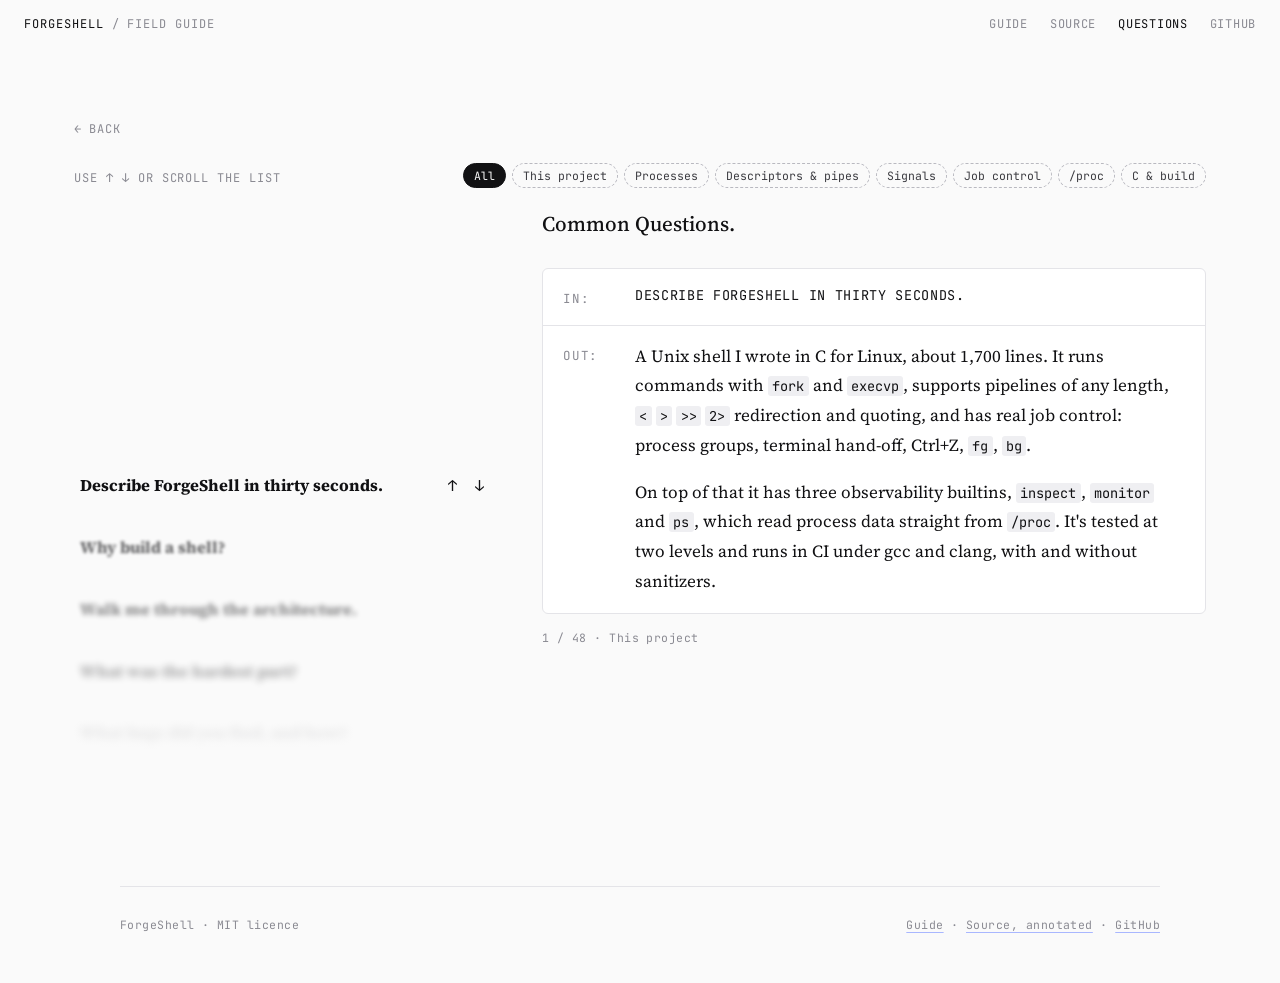
<file: docs/questions.html>
<!doctype html>
<html lang="en">
<head>
<meta charset="utf-8">
<meta name="viewport" content="width=device-width, initial-scale=1, viewport-fit=cover">
<title>ForgeShell questions</title>
<meta name="description" content="Interview questions about ForgeShell and Unix systems programming, with short direct answers.">
<link rel="preconnect" href="https://fonts.googleapis.com">
<link rel="preconnect" href="https://fonts.gstatic.com" crossorigin>
<link href="https://fonts.googleapis.com/css2?family=JetBrains+Mono:wght@400;500;600&family=Source+Serif+4:ital,opsz,wght@0,8..60,400;0,8..60,500;0,8..60,600;0,8..60,700;1,8..60,400&display=swap" rel="stylesheet">
<link rel="stylesheet" href="assets/style.css">
</head>
<body>

<header class="topbar">
  <a class="brand" href="index.html">ForgeShell <span>/ field guide</span></a>
  <nav class="nav">
    <a href="index.html">Guide</a>
    <a href="source.html">Source</a>
    <a href="questions.html" aria-current="page">Questions</a>
    <a href="https://github.com/JeyaVardhan-L/ForgeShell">GitHub</a>
  </nav>
</header>

<main class="qpage">
  <a class="backlink" data-back href="index.html">&larr; Back</a>
  <div class="qhead">
    <p class="eyebrow" style="margin:0">Use &uarr; &darr; or scroll the list</p>
    <div class="cats" id="cats" role="group" aria-label="Filter by topic"></div>
  </div>
  <div class="qgrid">
    <div class="wheel" id="wheel" tabindex="0" aria-label="Questions">
      <div class="wheel-track" id="track"></div>
      <div class="wheel-fade top"></div>
      <div class="wheel-fade bottom"></div>
    </div>
    <div>
      <h1 class="qtitle">Common Questions.</h1>
      <div class="qmobile" style="margin-bottom:14px">
        <button class="btn" type="button" id="mprev" aria-label="Previous question">&uarr;</button>
        <select id="mselect" aria-label="Choose a question"></select>
        <button class="btn" type="button" id="mnext" aria-label="Next question">&darr;</button>
      </div>
      <article class="card" aria-live="polite">
        <div class="row"><span class="lab">IN:</span><span class="q" id="qtext"></span></div>
        <div class="row"><span class="lab">OUT:</span><div class="answer" id="atext"></div></div>
      </article>
      <div class="card-foot"><span id="qpos"></span><a id="qsrc" class="srclink" href="#">read the code</a></div>
    </div>
  </div>
  <footer class="footer">
    <span>ForgeShell &middot; MIT licence</span>
    <span><a href="index.html">Guide</a> &middot; <a href="source.html">Source, annotated</a> &middot; <a href="https://github.com/JeyaVardhan-L/ForgeShell">GitHub</a></span>
  </footer>
</main>

<script src="assets/site.js"></script>
<script src="assets/questions-data.js"></script>
<script src="assets/questions.js"></script>
</body>
</html>
</file>
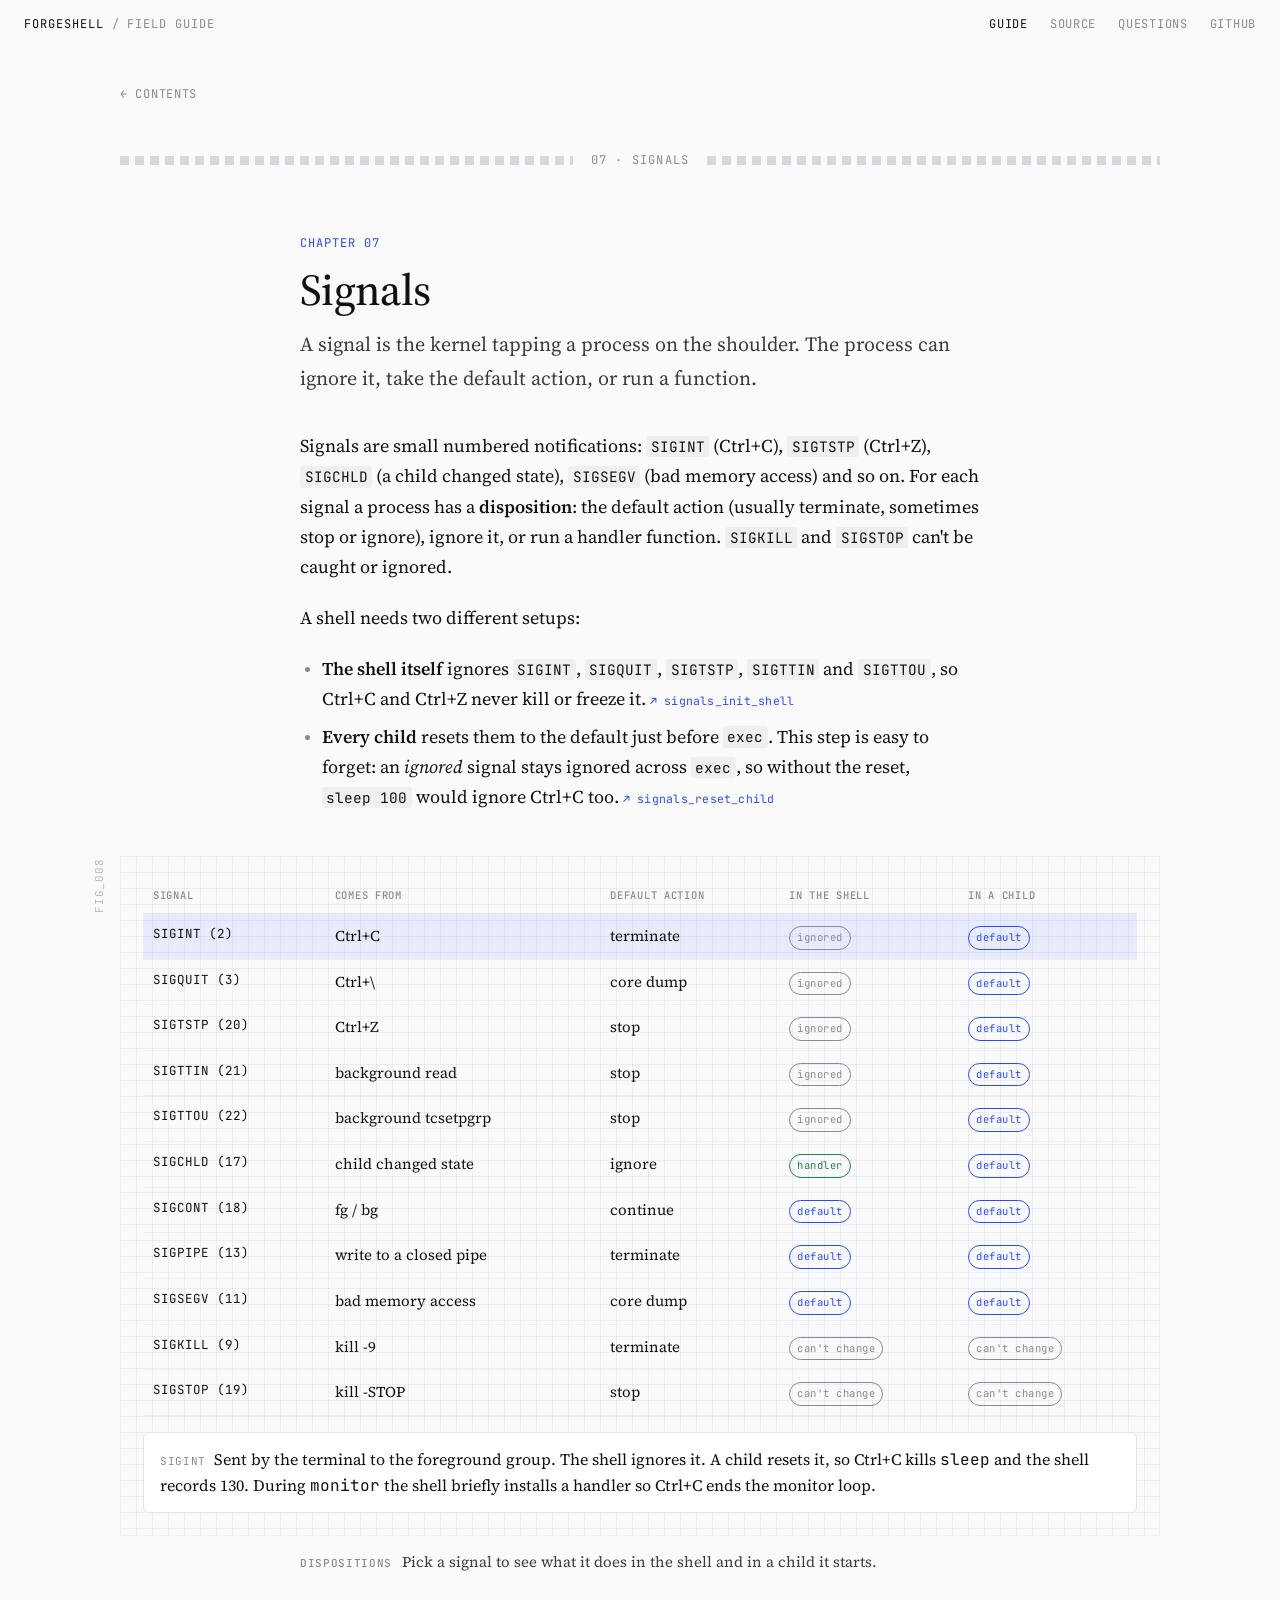
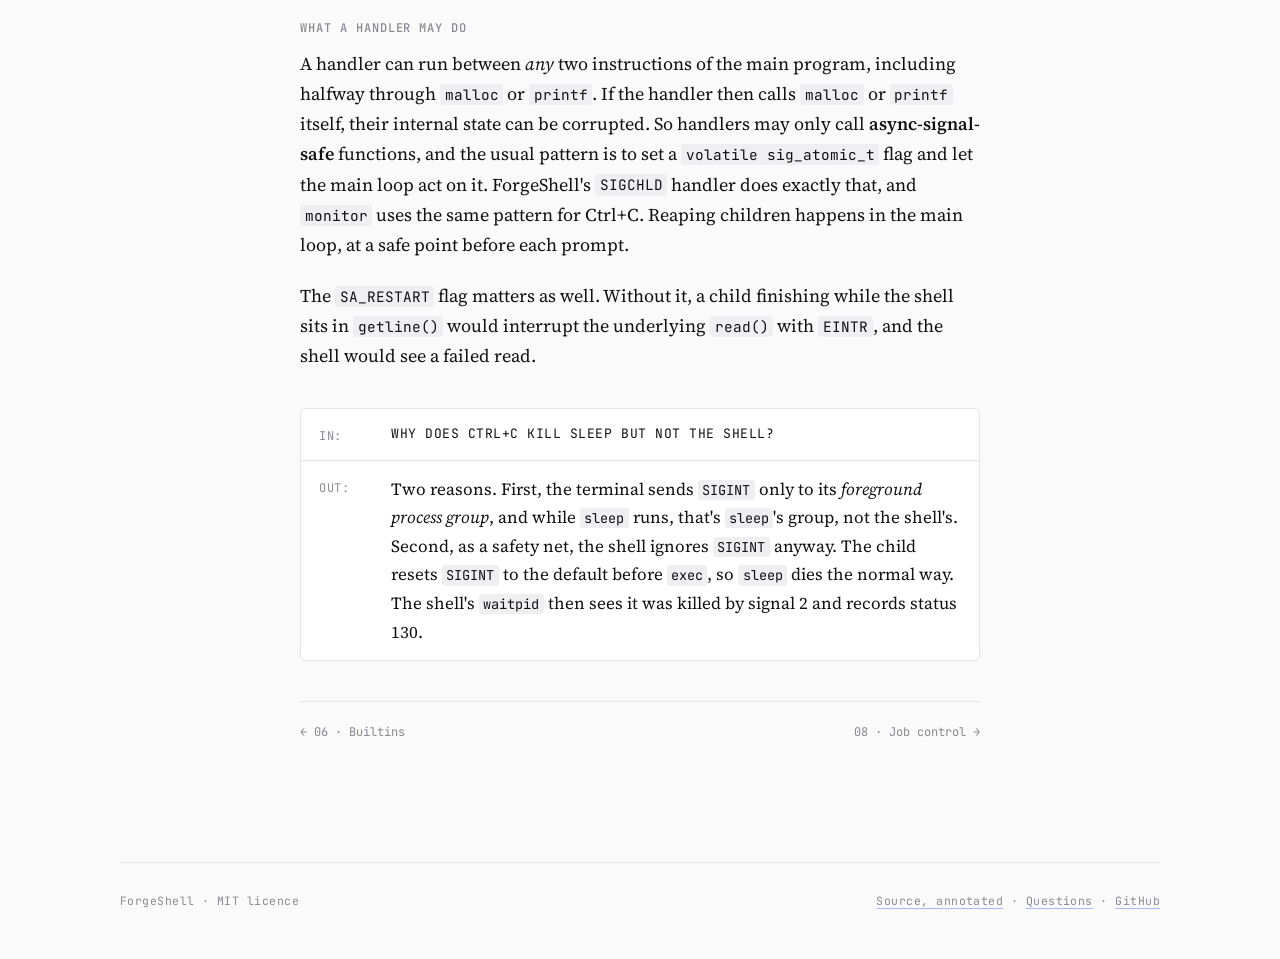
<file: docs/signals.html>
<!doctype html>
<html lang="en">
<head>
<meta charset="utf-8">
<meta name="viewport" content="width=device-width, initial-scale=1, viewport-fit=cover">
<title>Signals · ForgeShell, explained</title>
<meta name="description" content="A field guide to ForgeShell, a Unix shell written in C: processes, file descriptors, pipes, signals, job control and /proc, with interactive figures.">
<link rel="preconnect" href="https://fonts.googleapis.com">
<link rel="preconnect" href="https://fonts.gstatic.com" crossorigin>
<link href="https://fonts.googleapis.com/css2?family=JetBrains+Mono:wght@400;500;600&family=Source+Serif+4:ital,opsz,wght@0,8..60,400;0,8..60,500;0,8..60,600;0,8..60,700;1,8..60,400;1,8..60,500&display=swap" rel="stylesheet">
<link rel="stylesheet" href="assets/style.css">
</head>
<body>

<header class="topbar">
  <a class="brand" href="index.html">ForgeShell <span>/ field guide</span></a>
  <nav class="nav">
    <a href="index.html" aria-current="page">Guide</a>
    <a href="source.html">Source</a>
    <a href="questions.html">Questions</a>
    <a href="https://github.com/JeyaVardhan-L/ForgeShell">GitHub</a>
  </nav>
</header>

<main class="page">
<div class="backbar"><a class="backlink" href="index.html#contents">&larr; Contents</a></div>

<div class="divider">07 &middot; Signals</div>
<section class="chapter" id="signals">
  <header class="chapter-head">
    <span class="num">CHAPTER 07</span>
    <h2>Signals</h2>
    <p class="lede">A signal is the kernel tapping a process on the shoulder. The process can ignore it, take the default action, or run a function.</p>
  </header>
  <div class="prose">
    <p>Signals are small numbered notifications: <code>SIGINT</code> (Ctrl+C), <code>SIGTSTP</code> (Ctrl+Z), <code>SIGCHLD</code> (a child changed state), <code>SIGSEGV</code> (bad memory access) and so on. For each signal a process has a <strong>disposition</strong>: the default action (usually terminate, sometimes stop or ignore), ignore it, or run a handler function. <code>SIGKILL</code> and <code>SIGSTOP</code> can't be caught or ignored.</p>
    <p>A shell needs two different setups:</p>
    <ul>
      <li><strong>The shell itself</strong> ignores <code>SIGINT</code>, <code>SIGQUIT</code>, <code>SIGTSTP</code>, <code>SIGTTIN</code> and <code>SIGTTOU</code>, so Ctrl+C and Ctrl+Z never kill or freeze it. <a class="srclink" href="source.html#src/signals.c@void signals_init_shell">signals_init_shell</a></li>
      <li><strong>Every child</strong> resets them to the default just before <code>exec</code>. This step is easy to forget: an <em>ignored</em> signal stays ignored across <code>exec</code>, so without the reset, <code>sleep 100</code> would ignore Ctrl+C too. <a class="srclink" href="source.html#src/signals.c@void signals_reset_child">signals_reset_child</a></li>
    </ul>
  </div>

  <figure class="fig" data-fig="signals">
    <span class="fig-label">FIG_008</span>
    <div class="fig-body"></div>
    <figcaption><b>Dispositions</b> Pick a signal to see what it does in the shell and in a child it starts.</figcaption>
  </figure>

  <div class="prose">
    <h3>What a handler may do</h3>
    <p>A handler can run between <em>any</em> two instructions of the main program, including halfway through <code>malloc</code> or <code>printf</code>. If the handler then calls <code>malloc</code> or <code>printf</code> itself, their internal state can be corrupted. So handlers may only call <strong>async-signal-safe</strong> functions, and the usual pattern is to set a <code>volatile sig_atomic_t</code> flag and let the main loop act on it. ForgeShell's <code>SIGCHLD</code> handler does exactly that, and <code>monitor</code> uses the same pattern for Ctrl+C. Reaping children happens in the main loop, at a safe point before each prompt.</p>
    <p>The <code>SA_RESTART</code> flag matters as well. Without it, a child finishing while the shell sits in <code>getline()</code> would interrupt the underlying <code>read()</code> with <code>EINTR</code>, and the shell would see a failed read.</p>
  </div>

  <div class="qa">
    <div class="row"><span class="lab">IN:</span><span class="q">Why does Ctrl+C kill sleep but not the shell?</span></div>
    <div class="row"><span class="lab">OUT:</span><div class="a">
      <p>Two reasons. First, the terminal sends <code>SIGINT</code> only to its <em>foreground process group</em>, and while <code>sleep</code> runs, that's <code>sleep</code>'s group, not the shell's. Second, as a safety net, the shell ignores <code>SIGINT</code> anyway. The child resets <code>SIGINT</code> to the default before <code>exec</code>, so <code>sleep</code> dies the normal way. The shell's <code>waitpid</code> then sees it was killed by signal 2 and records status 130.</p>
    </div></div>
  </div>
</section>

<nav class="pager measure"><a href="builtins.html">&larr; 06 &middot; Builtins</a><a href="jobs.html">08 &middot; Job control &rarr;</a></nav>

<footer class="footer">
  <span>ForgeShell &middot; MIT licence</span>
  <span><a href="source.html">Source, annotated</a> &middot; <a href="questions.html">Questions</a> &middot; <a href="https://github.com/JeyaVardhan-L/ForgeShell">GitHub</a></span>
</footer>

</main>

<script src="assets/site.js"></script>
<script src="assets/figures.js"></script>
</body>
</html>
</file>
<file: docs/assets/style.css>
/* ForgeShell field guide. One stylesheet for every page. */

:root {
  --paper: #fafafa;
  --card: #ffffff;
  --ink: #111113;
  --ink-2: #3b3b40;
  --muted: #8a8a92;
  --faint: #b9b9c0;
  --rule: #e4e4e8;
  --rule-2: #efeff2;
  --blue: #2b4cf2;
  --blue-2: #5a74ff;
  --blue-soft: #a9b7ff;
  --blue-wash: rgba(43, 76, 242, 0.09);
  --blue-grid: rgba(43, 76, 242, 0.075);
  --red: #c4302b;
  --green: #23824a;
  --amber: #a86b00;

  --serif: "Source Serif 4", "Source Serif Pro", Georgia, "Times New Roman", serif;
  --mono: "JetBrains Mono", ui-monospace, "SFMono-Regular", Menlo, Consolas, monospace;

  --measure: 680px;
  --wide: 1040px;
  color-scheme: light;
}

* { box-sizing: border-box; }

html { -webkit-text-size-adjust: 100%; scroll-padding-top: 72px; }

body {
  margin: 0;
  background: var(--paper);
  color: var(--ink);
  font-family: var(--serif);
  font-size: 18px;
  line-height: 1.68;
  font-optical-sizing: auto;
  text-rendering: optimizeLegibility;
  -webkit-font-smoothing: antialiased;
}

a { color: inherit; text-decoration-color: var(--blue-soft); text-underline-offset: 3px; text-decoration-thickness: 1px; }
a:hover { color: var(--blue); text-decoration-color: var(--blue); }

code, kbd, pre, .mono, .field, .tok, .cmd, .terminal, .statline, .s-text, .s-text-sm, .s-text-blue, .s-text-red {
  font-variant-ligatures: none;
  font-feature-settings: "liga" 0, "calt" 0;
}
code, kbd, pre, .mono { font-family: var(--mono); }
p code, li code, td code, .note code, .answer code, figcaption code, dd code {
  font-size: 0.8em;
  background: var(--rule-2);
  border-radius: 3px;
  padding: 0.08em 0.32em;
  white-space: nowrap;
}
kbd {
  font-size: 0.72em;
  border: 1px solid var(--rule);
  border-bottom-width: 2px;
  border-radius: 4px;
  padding: 0.05em 0.4em;
  background: var(--card);
}

img { max-width: 100%; height: auto; }

::selection { background: var(--blue-wash); }

/* ---------- top bar ---------- */

.topbar {
  position: sticky;
  top: 0;
  z-index: 20;
  display: flex;
  align-items: center;
  justify-content: space-between;
  gap: 16px;
  padding: calc(14px + env(safe-area-inset-top, 0px)) 24px 14px;
  background: rgba(250, 250, 250, 0.88);
  backdrop-filter: saturate(1.4) blur(10px);
  -webkit-backdrop-filter: saturate(1.4) blur(10px);
  border-bottom: 1px solid transparent;
  transition: border-color 0.2s;
}
.topbar.scrolled { border-bottom-color: var(--rule); }
.brand {
  font-family: var(--mono);
  font-size: 12px;
  letter-spacing: 0.08em;
  text-transform: uppercase;
  text-decoration: none;
  color: var(--ink);
  white-space: nowrap;
}
.brand span { color: var(--muted); }
.nav { display: flex; gap: 22px; flex-wrap: wrap; justify-content: flex-end; }
.nav a {
  font-family: var(--mono);
  font-size: 12px;
  letter-spacing: 0.06em;
  text-transform: uppercase;
  text-decoration: none;
  color: var(--muted);
}
.nav a:hover, .nav a[aria-current="page"] { color: var(--ink); }

/* ---------- back links ---------- */

.backbar { max-width: var(--wide); margin: 28px auto 0; }
.backbar + .divider { margin-top: 40px; }
.backlink {
  display: inline-flex;
  align-items: center;
  gap: 8px;
  font-family: var(--mono);
  font-size: 12px;
  letter-spacing: 0.06em;
  text-transform: uppercase;
  color: var(--muted);
  text-decoration: none;
  padding: 6px 10px 6px 0;
  transition: color 0.15s, gap 0.15s;
}
.backlink:hover { color: var(--blue); gap: 12px; }
.files .backlink { margin: 0 0 16px; }
.qpage .backlink { margin-bottom: 18px; }

/* ---------- layout ---------- */

.page { padding: 0 24px; }
.measure { max-width: var(--measure); margin-inline: auto; }
.wide { max-width: var(--wide); margin-inline: auto; }

/* ---------- cover ---------- */

.cover { padding-block: 9vh 5vh; }
.eyebrow {
  font-family: var(--mono);
  font-size: 12px;
  letter-spacing: 0.08em;
  text-transform: uppercase;
  color: var(--muted);
  margin: 0 0 22px;
}
.cover h1 {
  font-weight: 500;
  font-size: clamp(40px, 6.4vw, 76px);
  line-height: 1.04;
  letter-spacing: -0.02em;
  margin: 0 0 28px;
  max-width: 14ch;
}
.cover h1 em { font-style: italic; font-weight: 400; color: var(--blue); }

.columns {
  column-count: 3;
  column-gap: 56px;
  text-align: justify;
  hyphens: auto;
  font-size: 17px;
}
.columns p { margin: 0 0 1.1em; break-inside: avoid; }
.columns p:first-child { font-weight: 600; }

/* ---------- divider ---------- */

.divider {
  display: flex;
  align-items: center;
  gap: 18px;
  margin: 96px auto 56px;
  max-width: var(--wide);
  font-family: var(--mono);
  font-size: 12px;
  letter-spacing: 0.1em;
  text-transform: uppercase;
  color: var(--muted);
  white-space: nowrap;
}
.divider::before, .divider::after {
  content: "";
  flex: 1;
  height: 9px;
  background:
    repeating-linear-gradient(90deg, #d4d4da 0 9px, transparent 9px 15px);
  -webkit-mask: repeating-linear-gradient(90deg, #000 0 9px, transparent 9px 15px);
  opacity: 0.9;
}

/* ---------- table of contents ---------- */

.toc { list-style: none; padding: 0; margin: 0 auto; }
.toc li { border-top: 1px solid var(--rule); }
.toc li:last-child { border-bottom: 1px solid var(--rule); }
.toc a {
  display: grid;
  grid-template-columns: 56px 1fr auto;
  gap: 12px;
  align-items: baseline;
  padding: 14px 0;
  text-decoration: none;
}
.toc .n { font-family: var(--mono); font-size: 12px; color: var(--muted); }
.toc .t { font-size: 20px; }
.toc .d { font-family: var(--mono); font-size: 11px; color: var(--faint); letter-spacing: 0.05em; text-transform: uppercase; text-align: right; }
.toc a:hover .t { color: var(--blue); }

/* ---------- chapter text ---------- */

.chapter { margin-bottom: 40px; }
.chapter-head { max-width: var(--measure); margin: 0 auto 36px; }
.chapter-head .num {
  font-family: var(--mono);
  font-size: 12px;
  letter-spacing: 0.08em;
  color: var(--blue);
}
.chapter-head h2 {
  font-weight: 500;
  font-size: clamp(30px, 4.2vw, 44px);
  line-height: 1.12;
  letter-spacing: -0.015em;
  margin: 8px 0 14px;
}
.chapter-head .lede { font-size: 20px; color: var(--ink-2); margin: 0; }

.prose { max-width: var(--measure); margin-inline: auto; }
.prose p { margin: 0 0 1.15em; }
.prose h3 {
  font-family: var(--mono);
  font-weight: 500;
  font-size: 12px;
  letter-spacing: 0.08em;
  text-transform: uppercase;
  color: var(--muted);
  margin: 2.4em 0 0.9em;
}
.prose ul, .prose ol { padding-left: 1.2em; margin: 0 0 1.2em; }
.prose li { margin-bottom: 0.4em; }
.prose li::marker { color: var(--muted); font-family: var(--mono); font-size: 0.8em; }
.prose strong { font-weight: 600; }
.prose blockquote {
  margin: 1.6em 0;
  padding-left: 18px;
  border-left: 2px solid var(--blue);
  color: var(--ink-2);
  font-style: italic;
}

.srclink {
  font-family: var(--mono);
  font-size: 11.5px;
  letter-spacing: 0.02em;
  color: var(--blue);
  text-decoration: none;
  white-space: nowrap;
}
.srclink::before { content: "\2197\00a0"; }
.srclink:hover { text-decoration: underline; }

/* code excerpts inside prose */
.excerpt {
  margin: 1.6em 0;
  border: 1px solid var(--rule);
  border-radius: 6px;
  background: var(--card);
  overflow: hidden;
}
.excerpt header {
  display: flex;
  justify-content: space-between;
  gap: 12px;
  padding: 8px 14px;
  border-bottom: 1px solid var(--rule);
  font-family: var(--mono);
  font-size: 11px;
  letter-spacing: 0.05em;
  color: var(--muted);
}
.excerpt pre {
  margin: 0;
  padding: 14px 16px;
  overflow-x: auto;
  font-size: 13px;
  line-height: 1.6;
}

/* ---------- figures ---------- */

.fig {
  position: relative;
  max-width: var(--wide);
  margin: 44px auto;
}
.fig-label {
  position: absolute;
  left: -30px;
  top: 2px;
  writing-mode: vertical-rl;
  transform: rotate(180deg);
  font-family: var(--mono);
  font-size: 11px;
  letter-spacing: 0.08em;
  color: var(--faint);
  white-space: nowrap;
}
.fig-body {
  position: relative;
  background-color: var(--paper);
  background-image:
    linear-gradient(var(--blue-grid) 1px, transparent 1px),
    linear-gradient(90deg, var(--blue-grid) 1px, transparent 1px);
  background-size: 16px 16px;
  background-position: -1px -1px;
  border: 1px solid var(--rule-2);
  padding: 22px;
}
.fig figcaption, .fig .caption {
  max-width: var(--measure);
  margin: 14px auto 0;
  font-size: 15px;
  line-height: 1.55;
  color: var(--ink-2);
}
.fig figcaption b { font-family: var(--mono); font-weight: 500; font-size: 11px; letter-spacing: 0.06em; color: var(--muted); text-transform: uppercase; margin-right: 6px; }
.fig svg { display: block; width: 100%; height: auto; overflow: visible; }

.fig-demo .fig-body { padding: 0; background: none; border: none; }
.fig-demo img { display: block; margin: 0 auto; border-radius: 10px; box-shadow: 0 1px 0 var(--rule), 0 24px 60px -30px rgba(17, 17, 19, 0.25); }

/* controls inside figures */
.controls {
  display: flex;
  flex-wrap: wrap;
  align-items: center;
  gap: 8px;
  margin-bottom: 16px;
}
.controls .spacer { flex: 1; }
.btn {
  appearance: none;
  font-family: var(--mono);
  font-size: 11.5px;
  letter-spacing: 0.05em;
  text-transform: uppercase;
  color: var(--ink);
  background: var(--card);
  border: 1px solid var(--rule);
  border-radius: 4px;
  padding: 7px 11px;
  cursor: pointer;
  transition: border-color 0.15s, color 0.15s, background 0.15s;
}
.btn:hover { border-color: var(--blue); color: var(--blue); }
.btn:focus-visible, .chip:focus-visible, input:focus-visible, select:focus-visible { outline: 2px solid var(--blue); outline-offset: 2px; }
.btn[aria-pressed="true"], .btn.on { background: var(--blue); border-color: var(--blue); color: #fff; }
.btn:disabled { opacity: 0.35; cursor: default; }
.btn:disabled:hover { border-color: var(--rule); color: var(--ink); }
.step-count { font-family: var(--mono); font-size: 11.5px; color: var(--muted); letter-spacing: 0.05em; min-width: 7ch; text-align: center; }

.chip {
  font-family: var(--mono);
  font-size: 11.5px;
  border: 1px dashed var(--faint);
  background: transparent;
  color: var(--ink-2);
  border-radius: 999px;
  padding: 4px 10px;
  cursor: pointer;
}
.chip:hover { border-color: var(--blue); color: var(--blue); border-style: solid; }

.field {
  width: 100%;
  font-family: var(--mono);
  font-size: 15px;
  padding: 12px 14px;
  border: 1px solid var(--rule);
  border-radius: 6px;
  background: var(--card);
  color: var(--ink);
}
.field::placeholder { color: var(--faint); }

.readout {
  margin-top: 16px;
  padding: 14px 16px;
  background: var(--card);
  border: 1px solid var(--rule);
  border-radius: 6px;
  font-size: 16px;
  line-height: 1.55;
  min-height: 3.2em;
}
.readout code { white-space: normal; }
.readout .tag { font-family: var(--mono); font-size: 11px; letter-spacing: 0.06em; color: var(--muted); text-transform: uppercase; margin-right: 8px; }

.split { display: grid; grid-template-columns: 1fr 1fr; gap: 18px; }

/* svg vocabulary */
.s-line { stroke: var(--blue); stroke-width: 1.4; fill: none; }
.s-dash { stroke: var(--blue); stroke-width: 1.2; fill: none; stroke-dasharray: 4 4; }
.s-faint { stroke: var(--blue-soft); stroke-width: 1; fill: none; stroke-dasharray: 2 4; }
.s-box { fill: var(--card); stroke: var(--blue); stroke-width: 1.4; }
.s-box-soft { fill: var(--blue-wash); stroke: var(--blue); stroke-width: 1.2; }
.s-box-mute { fill: var(--card); stroke: var(--faint); stroke-width: 1; }
.s-fill { fill: var(--blue); }
.s-fill-soft { fill: var(--blue-soft); opacity: 0.55; }
.s-node { fill: var(--card); stroke: var(--blue); stroke-width: 1.4; }
.s-text { font-family: var(--mono); font-size: 12px; fill: var(--ink); }
.s-text-sm { font-family: var(--mono); font-size: 10.5px; fill: var(--muted); letter-spacing: 0.04em; }
.s-text-blue { font-family: var(--mono); font-size: 12px; fill: var(--blue); }
.s-serif { font-family: var(--serif); font-size: 15px; fill: var(--ink); }
.s-red { stroke: var(--red); fill: none; stroke-width: 1.4; }
.s-text-red { font-family: var(--mono); font-size: 11px; fill: var(--red); }

.anim { transition: all 0.45s cubic-bezier(.2,.7,.2,1); }

/* token chips (parser figure) */
.tokens { display: flex; flex-wrap: wrap; gap: 8px; min-height: 52px; }
.tok {
  display: inline-flex;
  flex-direction: column;
  gap: 2px;
  padding: 6px 10px 5px;
  border: 1px solid var(--blue);
  border-radius: 4px;
  background: var(--card);
  font-family: var(--mono);
  animation: pop 0.25s ease-out both;
}
.tok .k { font-size: 9.5px; letter-spacing: 0.08em; color: var(--blue); }
.tok .v { font-size: 13.5px; white-space: pre; }
.tok.op { background: var(--blue); }
.tok.op .k, .tok.op .v { color: #fff; }
.tok.eof { border-style: dashed; border-color: var(--faint); }
.tok.eof .k { color: var(--muted); }
@keyframes pop { from { opacity: 0; transform: translateY(4px); } to { opacity: 1; transform: none; } }

.cmds { display: flex; flex-wrap: wrap; gap: 14px; align-items: stretch; }
.cmd {
  flex: 1 1 210px;
  border: 1px solid var(--blue);
  border-radius: 6px;
  background: var(--card);
  padding: 12px 14px;
  font-family: var(--mono);
  font-size: 12.5px;
  animation: pop 0.25s ease-out both;
}
.cmd h4 { margin: 0 0 8px; font-size: 10.5px; font-weight: 500; letter-spacing: 0.08em; color: var(--blue); }
.cmd dl { margin: 0; display: grid; grid-template-columns: auto 1fr; gap: 3px 10px; }
.cmd dt { color: var(--muted); }
.cmd dd { margin: 0; word-break: break-all; }
.cmd .null { color: var(--faint); }
.pipe-arrow { align-self: center; font-family: var(--mono); color: var(--blue); font-size: 12px; }
.err-line { font-family: var(--mono); font-size: 13px; color: var(--red); }
.ok-line { font-family: var(--mono); font-size: 12px; color: var(--muted); }

/* bit grid (status decoder) */
.bits, .bitlabels, .bitbands { max-width: 640px; }
.bits { display: grid; grid-template-columns: repeat(16, 1fr); gap: 3px; margin: 10px 0 6px; }
.bit {
  aspect-ratio: 1 / 1.25;
  display: grid;
  place-items: center;
  font-family: var(--mono);
  font-size: 13px;
  border: 1px solid var(--blue-soft);
  background: var(--card);
  border-radius: 3px;
  transition: background 0.2s, color 0.2s;
}
.bit.one { background: var(--blue); color: #fff; border-color: var(--blue); }
.bit.hi { box-shadow: inset 0 -3px 0 var(--amber); }
.bitlabels { display: grid; grid-template-columns: repeat(16, 1fr); gap: 3px; font-family: var(--mono); font-size: 9.5px; color: var(--faint); text-align: center; }
.bitbands { display: grid; grid-template-columns: 8fr 1fr 7fr; gap: 3px; margin-top: 4px; font-family: var(--mono); font-size: 10px; letter-spacing: 0.06em; color: var(--muted); text-transform: uppercase; }
.bitbands span { border-top: 1px solid var(--faint); padding-top: 4px; text-align: center; }

.macro-row { display: flex; flex-wrap: wrap; gap: 8px; margin-top: 14px; }
.macro { font-family: var(--mono); font-size: 12px; padding: 5px 9px; border-radius: 4px; border: 1px solid var(--rule); color: var(--faint); background: var(--card); }
.macro.true { color: var(--blue); border-color: var(--blue); }

/* stat line decoder */
.statline { font-family: var(--mono); font-size: 13px; line-height: 2.1; word-break: break-all; }
.statline .f { padding: 2px 3px; border-radius: 3px; cursor: pointer; transition: background 0.15s, color 0.15s; }
.statline .f.used { color: var(--blue); }
.statline .f.skip { color: var(--faint); }
.statline .f:hover, .statline .f.sel { background: var(--blue); color: #fff; }

.slider-row { display: grid; grid-template-columns: 170px 1fr 70px; gap: 12px; align-items: center; margin: 8px 0; font-family: var(--mono); font-size: 12px; color: var(--ink-2); }
.slider-row output { text-align: right; color: var(--blue); }
input[type="range"] { width: 100%; accent-color: var(--blue); }

.terminal {
  background: var(--card);
  border: 1px solid var(--rule);
  border-radius: 6px;
  font-family: var(--mono);
  font-size: 12.5px;
  line-height: 1.6;
  padding: 12px 14px;
  height: 196px;
  overflow-y: auto;
  white-space: pre-wrap;
}
.terminal .p { color: var(--blue); }
.terminal .m { color: var(--muted); }

/* signal table */
.sigtable { width: 100%; border-collapse: collapse; font-size: 15px; }
.sigtable th { font-family: var(--mono); font-weight: 500; font-size: 10.5px; letter-spacing: 0.07em; text-transform: uppercase; color: var(--muted); text-align: left; padding: 8px 10px; border-bottom: 1px solid var(--rule); }
.sigtable td { padding: 9px 10px; border-bottom: 1px solid var(--rule-2); vertical-align: top; }
.sigtable tr { cursor: pointer; }
.sigtable tr:hover td, .sigtable tr.sel td { background: var(--blue-wash); }
.sigtable td:first-child { font-family: var(--mono); font-size: 12.5px; white-space: nowrap; }
.pill { display: inline-block; font-family: var(--mono); font-size: 10.5px; letter-spacing: 0.05em; padding: 2px 7px; border-radius: 999px; border: 1px solid currentColor; white-space: nowrap; }
.pill.ign { color: var(--muted); }
.pill.dfl { color: var(--blue); }
.pill.hdl { color: var(--green); }

/* "in an interview" box, shares the IN/OUT look with the questions page */
.qa {
  max-width: var(--measure);
  margin: 2em auto;
  border: 1px solid var(--rule);
  border-radius: 6px;
  background: var(--card);
}
.qa .row { display: grid; grid-template-columns: 64px 1fr; gap: 8px; padding: 14px 18px; }
.qa .row + .row { border-top: 1px solid var(--rule); }
.qa .lab { font-family: var(--mono); font-size: 12px; letter-spacing: 0.06em; color: var(--muted); padding-top: 3px; }
.qa .q { font-family: var(--mono); font-size: 13px; letter-spacing: 0.04em; text-transform: uppercase; line-height: 1.6; padding-top: 1px; }
.qa .a p { margin: 0 0 0.8em; font-size: 17px; }
.qa .a p:last-child { margin-bottom: 0; }

/* list of bugs / gaps */
.ledger { list-style: none; padding: 0; margin: 1.4em 0; }
.ledger li { display: grid; grid-template-columns: 92px 1fr; gap: 14px; padding: 14px 0; border-top: 1px solid var(--rule); }
.ledger li:last-child { border-bottom: 1px solid var(--rule); }
.ledger .k { font-family: var(--mono); font-size: 11px; letter-spacing: 0.07em; text-transform: uppercase; padding-top: 5px; }
.ledger .k.fixed { color: var(--green); }
.ledger .k.gap { color: var(--amber); }
.ledger p { margin: 0 0 0.4em; }
.ledger p:last-child { margin: 0; }

/* ---------- footer ---------- */

.footer {
  max-width: var(--wide);
  margin: 120px auto 0;
  padding: 28px 0 calc(48px + env(safe-area-inset-bottom, 0px));
  border-top: 1px solid var(--rule);
  display: flex;
  justify-content: space-between;
  flex-wrap: wrap;
  gap: 12px;
  font-family: var(--mono);
  font-size: 11.5px;
  letter-spacing: 0.04em;
  color: var(--muted);
}
.footer a { color: var(--muted); }

/* ---------- source reader ---------- */

.reader { display: grid; grid-template-columns: 250px minmax(0, 1fr); gap: 0; max-width: 1480px; margin: 0 auto; }
.files {
  position: sticky;
  top: 52px;
  align-self: start;
  height: calc(100vh - 52px);
  overflow-y: auto;
  padding: 26px 20px 40px 24px;
  border-right: 1px solid var(--rule);
}
.files h5 { font-family: var(--mono); font-weight: 500; font-size: 10.5px; letter-spacing: 0.08em; text-transform: uppercase; color: var(--muted); margin: 22px 0 8px; }
.files h5:first-child { margin-top: 0; }
.files a { display: block; font-family: var(--mono); font-size: 12.5px; padding: 4px 0; color: var(--ink-2); text-decoration: none; }
.files a:hover { color: var(--blue); }
.files a[aria-current="true"] { color: var(--blue); }
.files a[aria-current="true"]::before { content: "\2192\00a0"; }
.filter { width: 100%; font-family: var(--mono); font-size: 12px; padding: 8px 10px; border: 1px solid var(--rule); border-radius: 4px; background: var(--card); margin-bottom: 18px; }

.listing { padding: 30px 28px 80px; min-width: 0; }
.listing-head { max-width: 1100px; margin-bottom: 26px; }
.listing-head .path { font-family: var(--mono); font-size: 12px; letter-spacing: 0.04em; color: var(--blue); }
.listing-head h1 { font-weight: 500; font-size: 30px; line-height: 1.25; margin: 6px 0 8px; max-width: 30ch; }
.listing-head .meta { font-family: var(--mono); font-size: 11px; letter-spacing: 0.05em; color: var(--muted); text-transform: uppercase; }

.block {
  display: grid;
  grid-template-columns: minmax(0, 1fr) 380px;
  border-top: 1px solid var(--rule-2);
  transition: background 0.2s;
}
.block:hover { background: rgba(43, 76, 242, 0.025); }
.block.flash { animation: flash 1.6s ease-out; }
@keyframes flash { 0%, 30% { background: var(--blue-wash); } 100% { background: transparent; } }
.code {
  margin: 0;
  padding: 10px 0;
  overflow-x: auto;
  font-size: 12.8px;
  line-height: 1.62;
  border-left: 2px solid transparent;
}
.block:hover .code { border-left-color: var(--blue); }
.code .ln {
  display: inline-block;
  width: 3.4em;
  padding-right: 1.1em;
  text-align: right;
  color: var(--faint);
  user-select: none;
}
.code .line { display: block; white-space: pre; padding-right: 16px; }
.code .line.target { background: var(--blue-wash); }
.note {
  padding: 12px 4px 14px 24px;
  font-size: 15px;
  line-height: 1.6;
  color: var(--ink-2);
  border-left: 1px solid var(--rule-2);
}
.note p { margin: 0 0 0.75em; }
.note p:last-child { margin-bottom: 0; }
.note strong { color: var(--ink); font-weight: 600; }
.note .range { display: block; font-family: var(--mono); font-size: 10.5px; letter-spacing: 0.06em; color: var(--faint); margin-bottom: 4px; }
.note-inner { position: sticky; top: 70px; }

.pager { display: flex; justify-content: space-between; gap: 16px; margin-top: 40px; padding-top: 20px; border-top: 1px solid var(--rule); font-family: var(--mono); font-size: 12px; }
.pager a { text-decoration: none; color: var(--muted); }
.pager a:hover { color: var(--blue); }

/* syntax colors, kept quiet */
.tk-c { color: #9a9aa3; font-style: italic; }
.tk-s { color: #a14a1e; }
.tk-k { color: var(--blue); }
.tk-t { color: #5b39c9; }
.tk-n { color: #a14a1e; }
.tk-p { color: #8a6d00; }
.tk-f { color: var(--ink); font-weight: 600; }

/* ---------- questions page ---------- */

.qpage { max-width: 1180px; margin: 0 auto; padding: 7vh 24px 0; }
.qhead { display: flex; justify-content: space-between; align-items: end; gap: 20px; flex-wrap: wrap; margin-bottom: 18px; }
.qhead h1 { font-weight: 500; font-size: 22px; margin: 0; }
.cats { display: flex; flex-wrap: wrap; gap: 6px; }
.cats .chip[aria-pressed="true"] { background: var(--ink); color: var(--paper); border-color: var(--ink); border-style: solid; }

.qgrid { display: grid; grid-template-columns: minmax(0, 420px) minmax(0, 1fr); gap: 48px; align-items: start; }
.wheel { position: relative; height: 560px; overflow: hidden; outline: none; }
.wheel-track { position: absolute; left: 0; right: 0; top: 0; transition: transform 0.45s cubic-bezier(.2,.7,.2,1); }
.wheel-item {
  display: grid;
  grid-template-columns: 1fr auto;
  gap: 12px;
  align-items: center;
  min-height: 62px;
  padding: 8px 6px;
  font-weight: 700;
  font-size: 16.5px;
  line-height: 1.35;
  cursor: pointer;
  transition: filter 0.45s, opacity 0.45s;
}
.wheel-item .arrows { display: none; gap: 10px; font-family: var(--mono); font-weight: 400; }
.wheel-item.active .arrows { display: flex; }
.wheel-item .arrows button { background: none; border: 0; padding: 2px 4px; cursor: pointer; font-size: 15px; color: var(--ink); font-family: var(--mono); }
.wheel-item .arrows button:hover { color: var(--blue); }
.wheel-fade { position: absolute; left: 0; right: 0; height: 80px; pointer-events: none; }
.wheel-fade.top { top: 0; background: linear-gradient(var(--paper), transparent); }
.wheel-fade.bottom { bottom: 0; background: linear-gradient(transparent, var(--paper)); }

.card { border: 1px solid var(--rule); border-radius: 6px; background: var(--card); }
.card .row { display: grid; grid-template-columns: 64px 1fr; gap: 8px; padding: 16px 20px; }
.card .row + .row { border-top: 1px solid var(--rule); }
.card .lab { font-family: var(--mono); font-size: 12.5px; letter-spacing: 0.06em; color: var(--muted); padding-top: 3px; }
.card .q { font-family: var(--mono); font-size: 13.5px; letter-spacing: 0.05em; text-transform: uppercase; line-height: 1.6; }
.answer { font-size: 17px; line-height: 1.75; }
.answer p { margin: 0 0 1em; }
.answer p:last-child { margin-bottom: 0; }
.answer .more { font-family: var(--mono); font-size: 11.5px; color: var(--muted); }
.card-foot { display: flex; justify-content: space-between; gap: 12px; margin-top: 14px; font-family: var(--mono); font-size: 11.5px; color: var(--muted); letter-spacing: 0.04em; }
.qtitle { font-size: 21px; font-weight: 500; margin: 0 0 26px; }
.qmobile { display: none; }

/* ---------- responsive ---------- */

@media (max-width: 1140px) {
  .fig-label { position: static; writing-mode: horizontal-tb; transform: none; display: block; margin-bottom: 8px; }
}
@media (max-width: 1000px) {
  .reader { grid-template-columns: 1fr; }
  .files { position: static; height: auto; border-right: 0; border-bottom: 1px solid var(--rule); padding: 18px 24px; }
  .files nav { display: flex; flex-wrap: wrap; gap: 2px 16px; }
  .files h5 { width: 100%; margin: 12px 0 2px; }
  .block { grid-template-columns: 1fr; }
  .note { border-left: 0; border-top: 1px dashed var(--rule); padding: 12px 6px 16px 16px; }
  .note-inner { position: static; }
  .qgrid { grid-template-columns: minmax(0, 1fr); gap: 24px; }
  .wheel { display: none; }
  .qmobile { display: flex; gap: 8px; align-items: center; }
  .qmobile select { flex: 1; min-width: 0; width: 100%; font-family: var(--serif); font-size: 16px; padding: 9px 10px; border: 1px solid var(--rule); border-radius: 4px; background: var(--card); }
}
@media (max-width: 860px) {
  .columns { column-count: 1; text-align: left; }
  .split { grid-template-columns: 1fr; }
}
@media (max-width: 560px) {
  body { font-size: 17px; }
  .page { padding: 0 16px; }
  .topbar { padding-inline: 16px; }
  .nav { gap: 14px; }
  .brand span { display: none; }
  .fig-body { padding: 14px; }
  .toc a { grid-template-columns: 40px 1fr; }
  .toc .d { display: none; }
  .slider-row { grid-template-columns: 1fr 64px; }
  .slider-row label { grid-column: 1 / -1; }
  .listing { padding: 22px 16px 60px; }
  .card .row, .qa .row { grid-template-columns: 1fr; gap: 4px; }
  .ledger li { grid-template-columns: 1fr; gap: 4px; }
  .divider { margin: 72px auto 40px; }
}

/* ---------- phones ----------
   Everything above stays as the desktop design. This block only reflows it
   for narrow screens: one-line top bar, readable diagrams, nothing wider
   than the screen. */
@media (max-width: 640px) {
  /* wide diagrams: keep them at a readable size and let them scroll sideways */
  .fig-scroll {
    overflow-x: auto;
    overscroll-behavior-x: contain;
    -webkit-overflow-scrolling: touch;
    scrollbar-width: thin;
  }
  .fig-scroll::before {
    content: "swipe \2192";
    position: sticky;
    left: 0;
    display: block;
    width: max-content;
    margin-bottom: 6px;
    font-family: var(--mono);
    font-size: 10px;
    letter-spacing: 0.08em;
    text-transform: uppercase;
    color: var(--faint);
  }
  [data-fig="loop"] .fig-scroll > svg { min-width: 800px; }
  [data-fig="fds"] .fig-scroll > svg { min-width: 610px; }
  [data-fig="pipes"] .fig-scroll > svg { min-width: 720px; }
  [data-fig="race"] .fig-scroll > svg { min-width: 750px; }
  [data-fig="cpu"] .fig-scroll > svg,
  [data-fig="memory"] .fig-scroll > svg { min-width: 600px; }

  .fig { margin: 32px auto; }
  .fig figcaption, .fig .caption { font-size: 14.5px; }
}

@media (max-width: 560px) {
  html { scroll-padding-top: 56px; }

  /* top bar on one line */
  .topbar { padding-top: calc(12px + env(safe-area-inset-top, 0px)); padding-bottom: 12px; gap: 10px; }
  .brand { font-size: 11px; letter-spacing: 0.06em; }
  .nav { flex-wrap: nowrap; gap: 12px; }
  .nav a { font-size: 10.5px; letter-spacing: 0.04em; }

  /* cover and chapter heads */
  .cover { padding-block: 6vh 3vh; }
  .cover h1 { font-size: clamp(34px, 10.5vw, 44px); margin-bottom: 22px; }
  .columns { font-size: 16.5px; }
  .chapter-head { margin-bottom: 28px; }
  .chapter-head .lede { font-size: 18px; }
  .backbar { margin-top: 18px; }
  .backbar + .divider { margin-top: 28px; }
  .divider { gap: 12px; white-space: normal; text-align: center; }

  /* long inline code may wrap instead of pushing the page wider */
  p code, li code, td code, .note code, .answer code, figcaption code, dd code { white-space: normal; overflow-wrap: anywhere; }

  .toc .t { font-size: 18px; }
  .toc a { padding: 12px 0; }

  /* figure internals */
  .fig-body { padding: 12px; }
  .controls { gap: 6px; }
  .btn { padding: 8px 10px; font-size: 11px; }
  .readout { padding: 12px 13px; font-size: 15.5px; }
  .cmd { flex-basis: 100%; }
  .pipe-arrow { width: 100%; text-align: center; }
  .terminal { font-size: 12px; }
  .bits, .bitlabels, .bitbands { gap: 2px; }
  .bits, .bitlabels { grid-template-columns: repeat(16, minmax(0, 1fr)); }
  .bit { font-size: 11px; border-radius: 2px; }
  .bitlabels { font-size: 8px; }
  .bitbands { font-size: 8.5px; letter-spacing: 0.03em; }
  .sigtable { font-size: 14px; }
  .sigtable th, .sigtable td { padding: 8px 6px; }
  .sigtable td:first-child { font-size: 11.5px; }

  .excerpt pre { font-size: 12px; padding: 12px; }
  .excerpt header { flex-wrap: wrap; padding: 8px 12px; }
  .qa .row, .card .row { padding: 12px 14px; }
  .qa .a p, .answer { font-size: 16.5px; }

  .pager { flex-direction: column; gap: 10px; }
  .pager a:last-child { text-align: right; }
  .footer { margin-top: 80px; flex-direction: column; }

  /* source reader: keep the file list short so the code is reachable */
  .files { padding: 14px 16px; }
  .files nav { max-height: 190px; overflow-y: auto; }
  .listing-head h1 { font-size: 24px; }
  .code { font-size: 12px; }
  .code .ln { width: 2.8em; padding-right: 0.8em; }
  .note { font-size: 14.5px; }

  /* questions page */
  .qpage { padding: 4vh 16px 0; }
  .qhead { margin-bottom: 14px; }
}

@media (max-width: 360px) {
  .brand { font-size: 10px; }
  .nav { gap: 9px; }
  .nav a { font-size: 9.5px; letter-spacing: 0.02em; }
  .bit { font-size: 10px; }
}

@media (prefers-reduced-motion: reduce) {
  *, *::before, *::after { animation: none !important; transition: none !important; }
}
</file>
